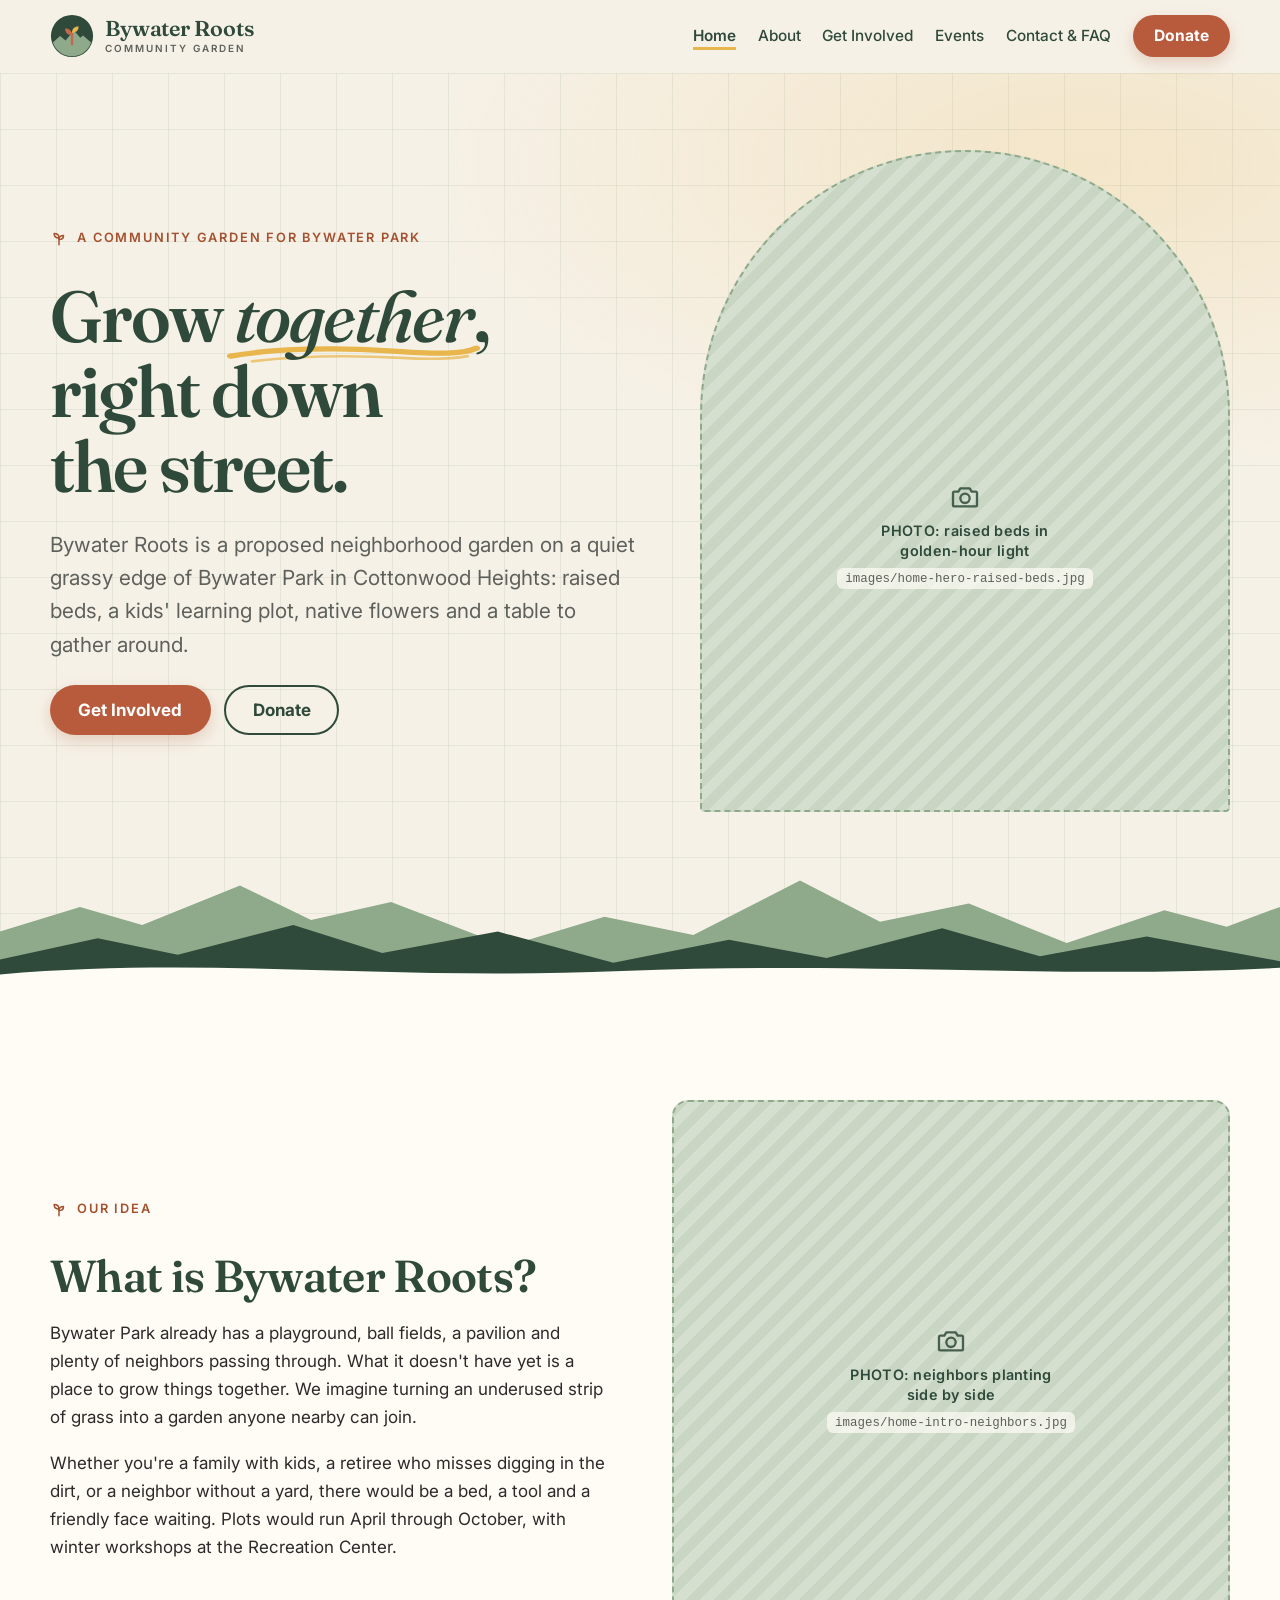
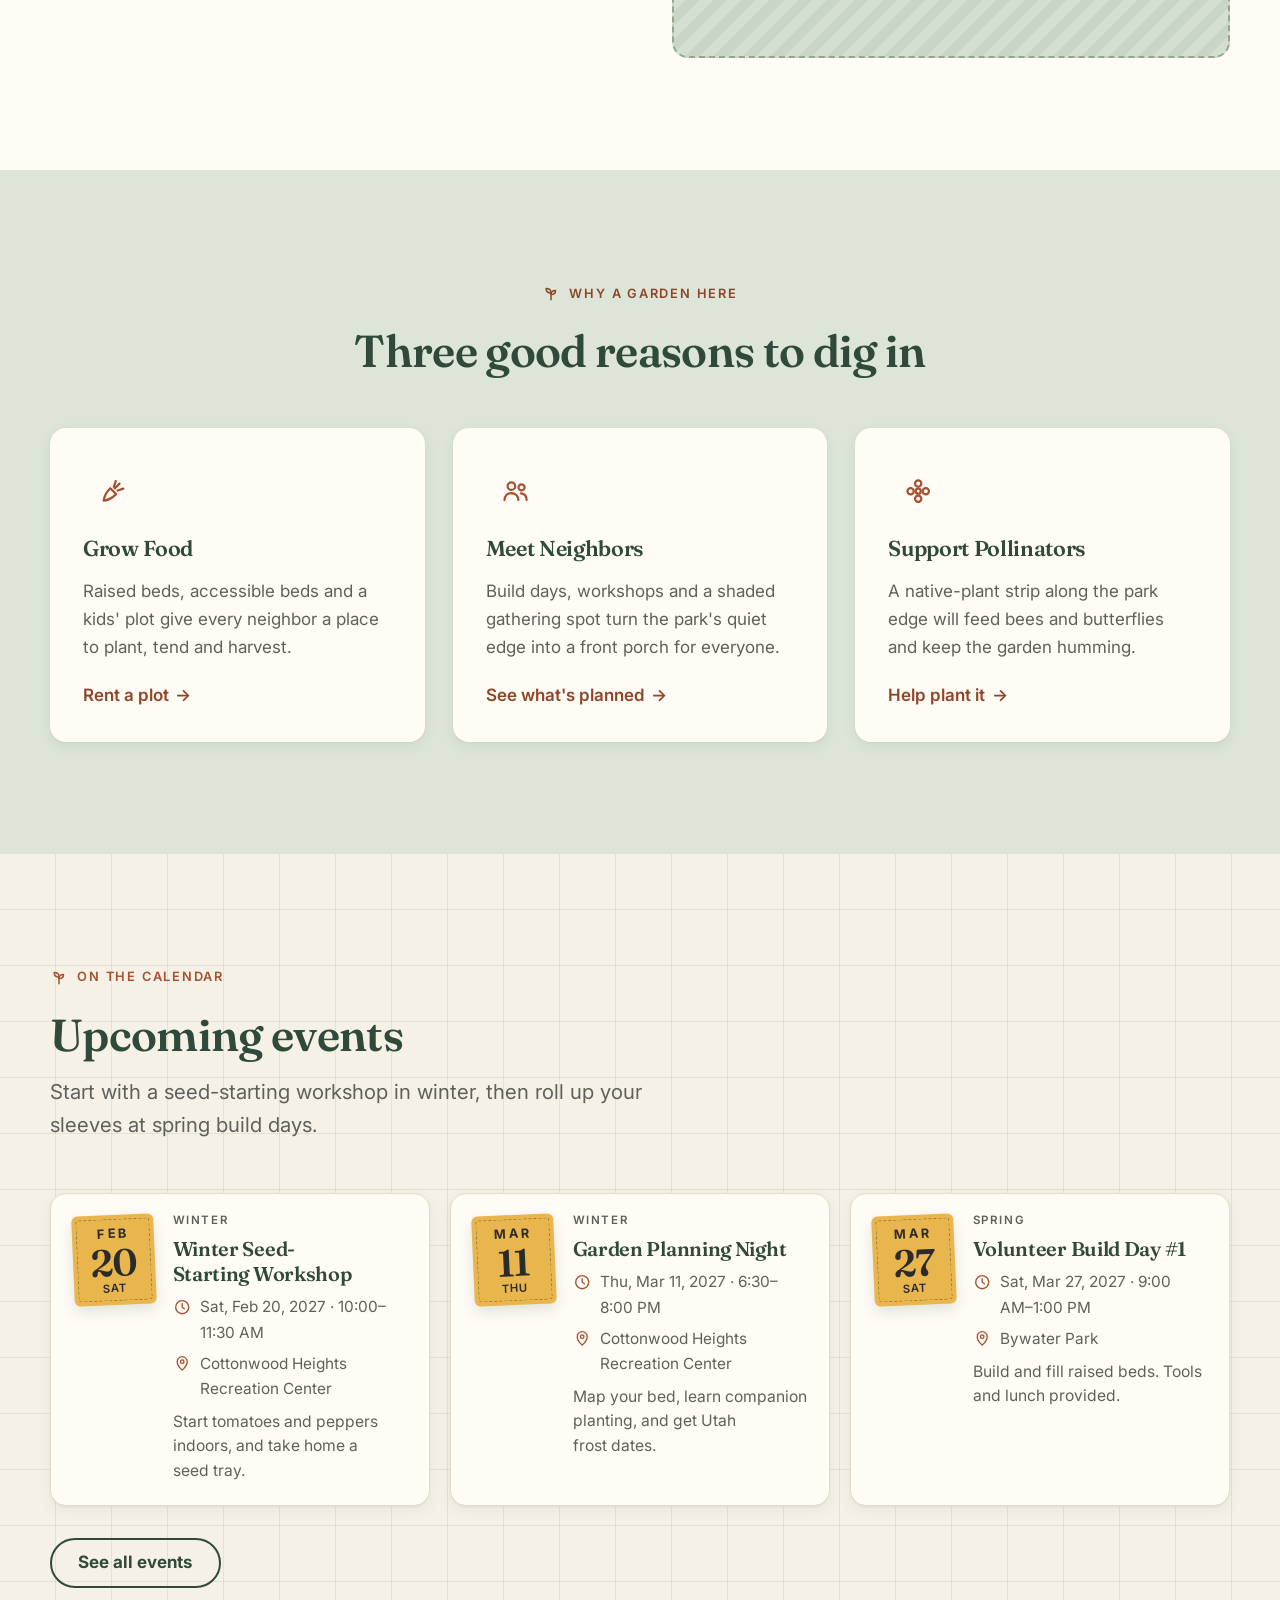
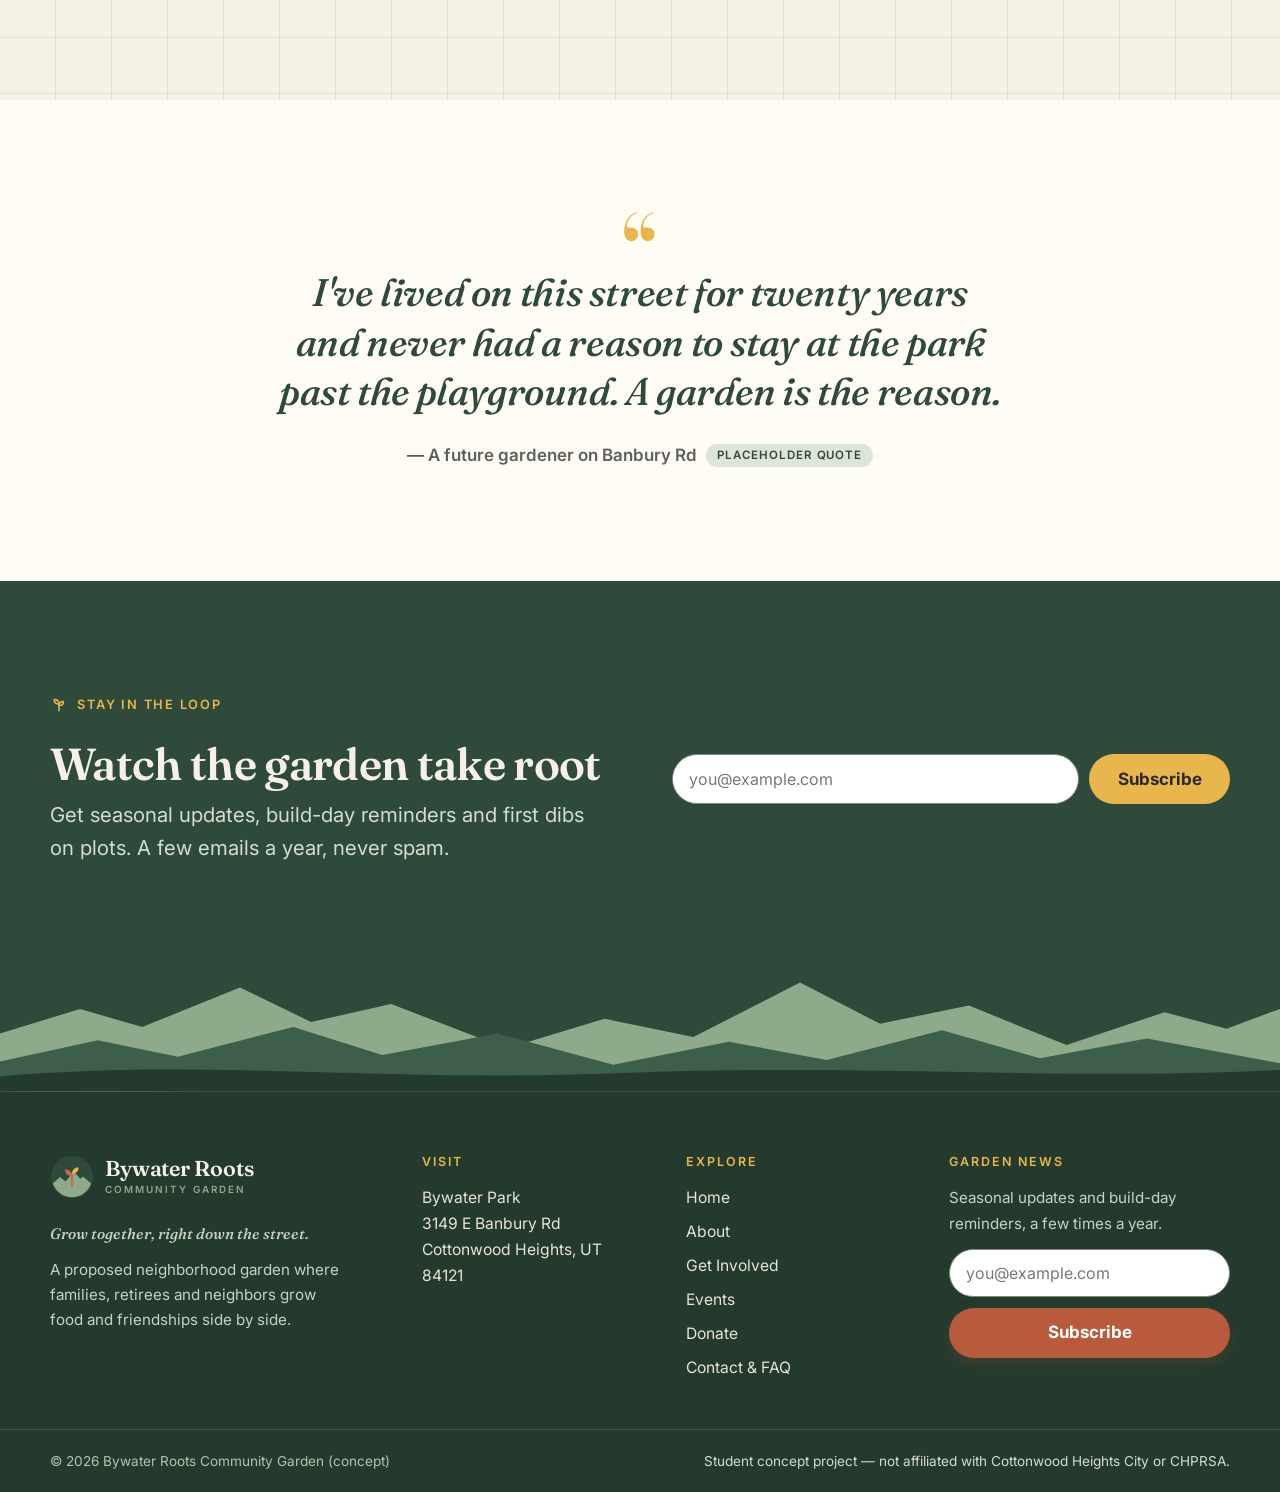
<file: index.html>
<!DOCTYPE html>
<html lang="en">
<head>
  <meta charset="utf-8">
  <meta name="viewport" content="width=device-width, initial-scale=1">
  <title>Bywater Roots Community Garden — Grow together, right down the street</title>
  <meta name="description" content="A proposed community garden at Bywater Park in Cottonwood Heights, Utah: raised beds, a kids' learning plot, pollinator plantings and neighbors growing together.">
  <meta name="robots" content="noindex">
  <meta property="og:type" content="website">
  <meta property="og:title" content="Bywater Roots Community Garden — Grow together, right down the street">
  <meta property="og:description" content="A proposed community garden at Bywater Park, Cottonwood Heights, UT. Raised beds, a kids' plot, pollinators and neighbors. Student concept project.">
  <meta name="theme-color" content="#2F4A3A">
  <link rel="canonical" href="https://caiomsi.github.io/Bywater-Roots/">
  <meta property="og:url" content="https://caiomsi.github.io/Bywater-Roots/">
  <meta property="og:site_name" content="Bywater Roots Community Garden">
  <meta property="og:image" content="https://caiomsi.github.io/Bywater-Roots/images/og-image.png">
  <meta property="og:image:width" content="1200">
  <meta property="og:image:height" content="630">
  <meta property="og:image:alt" content="Bywater Roots Community Garden: Grow together, right down the street. A student concept project.">
  <meta name="twitter:card" content="summary_large_image">
  <meta name="twitter:title" content="Bywater Roots Community Garden — Grow together, right down the street">
  <meta name="twitter:description" content="A proposed community garden at Bywater Park, Cottonwood Heights, UT. Raised beds, a kids' plot, pollinators and neighbors. Student concept project.">
  <meta name="twitter:image" content="https://caiomsi.github.io/Bywater-Roots/images/og-image.png">
  <link rel="icon" href="favicon.ico" sizes="32x32">
  <link rel="icon" href="favicon.svg" type="image/svg+xml">
  <link rel="apple-touch-icon" href="apple-touch-icon.png">
  <link rel="manifest" href="site.webmanifest">
  <link rel="preconnect" href="https://fonts.googleapis.com">
  <link rel="preconnect" href="https://fonts.gstatic.com" crossorigin>
  <link href="https://fonts.googleapis.com/css2?family=Fraunces:ital,opsz,wght@0,9..144,500;0,9..144,600;0,9..144,700;1,9..144,500&amp;family=Inter:wght@400;500;600;700&amp;display=swap" rel="stylesheet">
  <link rel="stylesheet" href="css/style.css">
  <script>document.documentElement.classList.add('js');</script>
</head>
<body>
<a class="skip-link" href="#main">Skip to main content</a>

<!-- ===== SHARED HEADER (copy verbatim; move aria-current="page" to the active link) ===== -->
<header class="site-header">
  <div class="container header-inner">
    <a class="brand" href="index.html" aria-label="Bywater Roots Community Garden — home">
      <svg class="brand__mark" aria-hidden="true" viewBox="0 0 48 48"><circle cx="24" cy="24" r="23" fill="#2F4A3A"/><path d="M3.14 31 L11 24 L17 29 L26 18 L33 26 L36 23.5 L44.86 31 A22 22 0 0 1 3.14 31 Z" fill="#8FA98B"/><path d="M24 33V21" stroke="#C46A4A" stroke-width="2.6" stroke-linecap="round" fill="none"/><path d="M24 23c0-5-3.5-7.5-7.5-7.2 0 4.7 3 7.2 7.5 7.2z" fill="#C46A4A"/><path d="M24 20.5c0-4.6 3-7.2 7.2-6.8 0 4.6-3 6.8-7.2 6.8z" fill="#E8B64C"/></svg>
      <span class="brand__text"><span class="brand__name">Bywater Roots</span><span class="brand__sub">Community Garden</span></span>
    </a>
    <button class="nav-toggle" type="button" aria-expanded="false" aria-controls="site-nav">
      <span class="visually-hidden">Menu</span><span class="nav-toggle__bars" aria-hidden="true"></span>
    </button>
    <nav class="site-nav" id="site-nav" aria-label="Main">
      <ul class="nav-list">
          <li><a href="index.html" aria-current="page">Home</a></li>
          <li><a href="about.html">About</a></li>
          <li><a href="get-involved.html">Get Involved</a></li>
          <li><a href="events.html">Events</a></li>
          <li><a href="contact.html">Contact &amp; FAQ</a></li>
          <li class="nav-cta"><a class="btn btn--primary btn--sm" href="donate.html">Donate</a></li>
      </ul>
    </nav>
  </div>
</header>
<!-- ===== /SHARED HEADER ===== -->

<main id="main" tabindex="-1">

  <!-- ===== HERO ===== -->
  <section class="hero" aria-labelledby="hero-title">
    <div class="container hero__grid">
      <div class="hero__copy">
        <p class="eyebrow">A community garden for Bywater Park</p>
        <h1 id="hero-title">Grow <span class="nowrap"><em class="swash">together</em>,</span> right down the street.</h1>
        <p class="lead">Bywater Roots is a proposed neighborhood garden on a quiet grassy edge of Bywater Park in Cottonwood Heights: raised beds, a kids' learning plot, native flowers and a table to gather around.</p>
        <div class="btn-row">
          <a class="btn btn--primary" href="get-involved.html">Get Involved</a>
          <a class="btn btn--outline" href="donate.html">Donate</a>
        </div>
      </div>
      <div class="hero__media">
        <div class="photo-ph photo-ph--arch" data-photo="images/home-hero-raised-beds.jpg" role="img" aria-label="Photo placeholder: raised garden beds in soft evening light">
          <svg class="icon" aria-hidden="true" viewBox="0 0 24 24" width="24" height="24" fill="none" stroke="currentColor" stroke-width="1.75" stroke-linecap="round" stroke-linejoin="round"><path d="M4 8h3l1.5-2.5h7L17 8h3a1 1 0 0 1 1 1v9a1 1 0 0 1-1 1H4a1 1 0 0 1-1-1V9a1 1 0 0 1 1-1z"/><circle cx="12" cy="13" r="3.5"/></svg>
          <span class="photo-ph__label">PHOTO: raised beds in golden-hour light</span>
          <code class="photo-ph__file">images/home-hero-raised-beds.jpg</code>
        </div>
      </div>
    </div>
    <div class="ridge ridge--to-paper" aria-hidden="true"><svg viewBox="0 0 1440 140" preserveAspectRatio="none" focusable="false"><path class="r-back" d="M0 140V70l90-30 70 22 110-48 80 42 90-22 130 54 110-36 100 22 120-66 90 50 100-22 110 48 110-40 70 20 60-24v110z"/><path class="r-mid" d="M0 140v-36l110-26 90 20 130-36 100 34 130-26 130 38 130-28 110 22 130-36 110 34 120-24 150 30v40z"/><path class="r-front" d="M0 140v-18c240-22 420 8 700-4 280-12 500 10 740-4v26z"/></svg></div>
  </section>

  <!-- ===== WHAT IS BYWATER ROOTS ===== -->
  <section class="section section--paper" aria-labelledby="what-title">
    <div class="container split split--center">
      <div class="stack">
        <p class="eyebrow">Our idea</p>
        <h2 id="what-title">What is Bywater Roots?</h2>
        <p>Bywater Park already has a playground, ball fields, a pavilion and plenty of neighbors passing through. What it doesn't have yet is a place to grow things together. We imagine turning an underused strip of grass into a garden anyone nearby can join.</p>
        <p>Whether you're a family with kids, a retiree who misses digging in the dirt, or a neighbor without a yard, there would be a bed, a tool and a friendly face waiting. Plots would run April through October, with winter workshops at the Recreation Center.</p>
      </div>
      <div class="reveal">
        <div class="photo-ph photo-ph--square" data-photo="images/home-intro-neighbors.jpg" role="img" aria-label="Photo placeholder: neighbors planting together">
          <svg class="icon" aria-hidden="true" viewBox="0 0 24 24" width="24" height="24" fill="none" stroke="currentColor" stroke-width="1.75" stroke-linecap="round" stroke-linejoin="round"><path d="M4 8h3l1.5-2.5h7L17 8h3a1 1 0 0 1 1 1v9a1 1 0 0 1-1 1H4a1 1 0 0 1-1-1V9a1 1 0 0 1 1-1z"/><circle cx="12" cy="13" r="3.5"/></svg>
          <span class="photo-ph__label">PHOTO: neighbors planting side by side</span>
          <code class="photo-ph__file">images/home-intro-neighbors.jpg</code>
        </div>
      </div>
    </div>
  </section>

  <!-- ===== HIGHLIGHTS ===== -->
  <section class="section section--sage" aria-labelledby="highlights-title">
    <div class="container">
      <div class="section-head section-head--center">
        <p class="eyebrow">Why a garden here</p>
        <h2 id="highlights-title">Three good reasons to dig in</h2>
      </div>
      <div class="grid grid--3">
        <article class="card card--link reveal">
          <span class="icon-badge icon-badge--lg"><svg class="icon" aria-hidden="true" viewBox="0 0 24 24" width="24" height="24" fill="none" stroke="currentColor" stroke-width="1.75" stroke-linecap="round" stroke-linejoin="round"><path d="M4.5 19.5c.4-3.2 2-6.6 5.2-9.8l4.6 4.6c-3.2 3.2-6.6 4.8-9.8 5.2z"/><path d="M12.5 8.5 14 4M15.5 11.5 20 10M13.2 9.8 17 6"/></svg></span>
          <h3 class="card__title">Grow Food</h3>
          <p class="card__text">Raised beds, accessible beds and a kids' plot give every neighbor a place to plant, tend and harvest.</p>
          <a class="card__link link-arrow" href="get-involved.html#rent">Rent a plot</a>
        </article>
        <article class="card card--link reveal">
          <span class="icon-badge icon-badge--lg"><svg class="icon" aria-hidden="true" viewBox="0 0 24 24" width="24" height="24" fill="none" stroke="currentColor" stroke-width="1.75" stroke-linecap="round" stroke-linejoin="round"><circle cx="9" cy="8" r="3"/><path d="M3.5 19c0-3.2 2.4-5.5 5.5-5.5s5.5 2.3 5.5 5.5"/><circle cx="17" cy="9" r="2.4"/><path d="M16.5 13.7c2.5.2 4.5 2 4.5 5.3"/></svg></span>
          <h3 class="card__title">Meet Neighbors</h3>
          <p class="card__text">Build days, workshops and a shaded gathering spot turn the park's quiet edge into a front porch for everyone.</p>
          <a class="card__link link-arrow" href="events.html">See what's planned</a>
        </article>
        <article class="card card--link reveal">
          <span class="icon-badge icon-badge--lg"><svg class="icon" aria-hidden="true" viewBox="0 0 24 24" width="24" height="24" fill="none" stroke="currentColor" stroke-width="1.75" stroke-linecap="round" stroke-linejoin="round"><circle cx="12" cy="12" r="2"/><circle cx="12" cy="6" r="2.5"/><circle cx="12" cy="18" r="2.5"/><circle cx="6" cy="12" r="2.5"/><circle cx="18" cy="12" r="2.5"/></svg></span>
          <h3 class="card__title">Support Pollinators</h3>
          <p class="card__text">A native-plant strip along the park edge will feed bees and butterflies and keep the garden humming.</p>
          <a class="card__link link-arrow" href="get-involved.html#volunteer">Help plant it</a>
        </article>
      </div>
    </div>
  </section>

  <!-- ===== UPCOMING EVENTS ===== -->
  <section class="section section--grid" aria-labelledby="events-title">
    <div class="container">
      <div class="section-head">
        <p class="eyebrow">On the calendar</p>
        <h2 id="events-title">Upcoming events</h2>
        <p class="lead">Start with a seed-starting workshop in winter, then roll up your sleeves at spring build days.</p>
      </div>
      <div class="event-list event-list--3">
        <article class="event-card reveal" data-season="winter">
          <div class="date-stamp" aria-hidden="true"><span class="date-stamp__month">Feb</span><span class="date-stamp__day">20</span><span class="date-stamp__dow">Sat</span></div>
          <div class="event-card__body">
            <p class="event-card__season">Winter</p>
            <h3 class="event-card__title">Winter Seed-Starting Workshop</h3>
            <ul class="meta-list">
              <li><svg class="icon icon--sm" aria-hidden="true" viewBox="0 0 24 24" width="24" height="24" fill="none" stroke="currentColor" stroke-width="1.75" stroke-linecap="round" stroke-linejoin="round"><circle cx="12" cy="12" r="8.5"/><path d="M12 7.5V12l3 2"/></svg><span>Sat, Feb 20, 2027 &middot; 10:00–11:30 AM</span></li>
              <li><svg class="icon icon--sm" aria-hidden="true" viewBox="0 0 24 24" width="24" height="24" fill="none" stroke="currentColor" stroke-width="1.75" stroke-linecap="round" stroke-linejoin="round"><path d="M12 21s-6.5-5.7-6.5-11a6.5 6.5 0 0 1 13 0c0 5.3-6.5 11-6.5 11z"/><circle cx="12" cy="10" r="2.3"/></svg><span>Cottonwood Heights Recreation Center</span></li>
            </ul>
            <p>Start tomatoes and peppers indoors, and take home a seed tray.</p>
          </div>
        </article>
        <article class="event-card reveal" data-season="winter">
          <div class="date-stamp" aria-hidden="true"><span class="date-stamp__month">Mar</span><span class="date-stamp__day">11</span><span class="date-stamp__dow">Thu</span></div>
          <div class="event-card__body">
            <p class="event-card__season">Winter</p>
            <h3 class="event-card__title">Garden Planning Night</h3>
            <ul class="meta-list">
              <li><svg class="icon icon--sm" aria-hidden="true" viewBox="0 0 24 24" width="24" height="24" fill="none" stroke="currentColor" stroke-width="1.75" stroke-linecap="round" stroke-linejoin="round"><circle cx="12" cy="12" r="8.5"/><path d="M12 7.5V12l3 2"/></svg><span>Thu, Mar 11, 2027 &middot; 6:30–8:00 PM</span></li>
              <li><svg class="icon icon--sm" aria-hidden="true" viewBox="0 0 24 24" width="24" height="24" fill="none" stroke="currentColor" stroke-width="1.75" stroke-linecap="round" stroke-linejoin="round"><path d="M12 21s-6.5-5.7-6.5-11a6.5 6.5 0 0 1 13 0c0 5.3-6.5 11-6.5 11z"/><circle cx="12" cy="10" r="2.3"/></svg><span>Cottonwood Heights Recreation Center</span></li>
            </ul>
            <p>Map your bed, learn companion planting, and get Utah frost dates.</p>
          </div>
        </article>
        <article class="event-card reveal" data-season="spring">
          <div class="date-stamp" aria-hidden="true"><span class="date-stamp__month">Mar</span><span class="date-stamp__day">27</span><span class="date-stamp__dow">Sat</span></div>
          <div class="event-card__body">
            <p class="event-card__season">Spring</p>
            <h3 class="event-card__title">Volunteer Build Day #1</h3>
            <ul class="meta-list">
              <li><svg class="icon icon--sm" aria-hidden="true" viewBox="0 0 24 24" width="24" height="24" fill="none" stroke="currentColor" stroke-width="1.75" stroke-linecap="round" stroke-linejoin="round"><circle cx="12" cy="12" r="8.5"/><path d="M12 7.5V12l3 2"/></svg><span>Sat, Mar 27, 2027 &middot; 9:00 AM–1:00 PM</span></li>
              <li><svg class="icon icon--sm" aria-hidden="true" viewBox="0 0 24 24" width="24" height="24" fill="none" stroke="currentColor" stroke-width="1.75" stroke-linecap="round" stroke-linejoin="round"><path d="M12 21s-6.5-5.7-6.5-11a6.5 6.5 0 0 1 13 0c0 5.3-6.5 11-6.5 11z"/><circle cx="12" cy="10" r="2.3"/></svg><span>Bywater Park</span></li>
            </ul>
            <p>Build and fill raised beds. Tools and lunch provided.</p>
          </div>
        </article>
      </div>
      <p class="mt-3"><a class="btn btn--outline" href="events.html">See all events</a></p>
    </div>
  </section>

  <!-- ===== QUOTE (placeholder) ===== -->
  <section class="section section--paper" aria-label="A neighbor's words">
    <div class="container">
      <figure class="quote reveal">
        <blockquote><p>I've lived on this street for twenty years and never had a reason to stay at the park past the playground. A garden is the reason.</p></blockquote>
        <figcaption class="quote__cite"><span>— A future gardener on Banbury Rd</span><span class="tag">placeholder quote</span></figcaption>
      </figure>
    </div>
  </section>

  <!-- ===== NEWSLETTER BAND ===== -->
  <section class="section section--pine" aria-labelledby="news-title">
    <div class="container split split--center">
      <div class="stack stack--sm">
        <p class="eyebrow">Stay in the loop</p>
        <h2 id="news-title">Watch the garden take root</h2>
        <p class="lead">Get seasonal updates, build-day reminders and first dibs on plots. A few emails a year, never spam.</p>
      </div>
      <form class="inline-form" data-mock-form data-confirm-title="You're on the list" data-confirm="Thanks! We'll send garden news to {email}. (Concept demo — nothing was actually sent.)">
        <label class="visually-hidden" for="news-email">Email address</label>
        <input class="input" type="email" id="news-email" name="email" placeholder="you@example.com" autocomplete="email" required>
        <button class="btn btn--sun" type="submit">Subscribe</button>
      </form>
    </div>
  </section>

</main>

<!-- ===== SHARED FOOTER (copy verbatim). Ridge sky: change ridge--sky-pine to match the section above (sky-sage, sky-paper) or drop it for cream. ===== -->
<div class="ridge ridge--footer ridge--sky-pine" aria-hidden="true"><svg viewBox="0 0 1440 140" preserveAspectRatio="none" focusable="false"><path class="r-back" d="M0 140V70l90-30 70 22 110-48 80 42 90-22 130 54 110-36 100 22 120-66 90 50 100-22 110 48 110-40 70 20 60-24v110z"/><path class="r-mid" d="M0 140v-36l110-26 90 20 130-36 100 34 130-26 130 38 130-28 110 22 130-36 110 34 120-24 150 30v40z"/><path class="r-front" d="M0 140v-18c240-22 420 8 700-4 280-12 500 10 740-4v26z"/></svg></div>
<footer class="site-footer">
  <div class="container footer-grid">
    <div class="footer-col">
      <a class="brand" href="index.html" aria-label="Bywater Roots Community Garden — home">
        <svg class="brand__mark" aria-hidden="true" viewBox="0 0 48 48"><circle cx="24" cy="24" r="23" fill="#2F4A3A"/><path d="M3.14 31 L11 24 L17 29 L26 18 L33 26 L36 23.5 L44.86 31 A22 22 0 0 1 3.14 31 Z" fill="#8FA98B"/><path d="M24 33V21" stroke="#C46A4A" stroke-width="2.6" stroke-linecap="round" fill="none"/><path d="M24 23c0-5-3.5-7.5-7.5-7.2 0 4.7 3 7.2 7.5 7.2z" fill="#C46A4A"/><path d="M24 20.5c0-4.6 3-7.2 7.2-6.8 0 4.6-3 6.8-7.2 6.8z" fill="#E8B64C"/></svg>
        <span class="brand__text"><span class="brand__name">Bywater Roots</span><span class="brand__sub">Community Garden</span></span>
      </a>
      <p class="footer-tagline">Grow together, right down the street.</p>
      <p class="footer-mission">A proposed neighborhood garden where families, retirees and neighbors grow food and friendships side by side.</p>
    </div>
    <div class="footer-col">
      <h2 class="footer-title">Visit</h2>
      <address>Bywater Park<br>3149 E Banbury Rd<br>Cottonwood Heights, UT 84121</address>
    </div>
    <div class="footer-col">
      <h2 class="footer-title">Explore</h2>
      <ul class="footer-links">
        <li><a href="index.html">Home</a></li>
        <li><a href="about.html">About</a></li>
        <li><a href="get-involved.html">Get Involved</a></li>
        <li><a href="events.html">Events</a></li>
        <li><a href="donate.html">Donate</a></li>
        <li><a href="contact.html">Contact &amp; FAQ</a></li>
      </ul>
    </div>
    <div class="footer-col">
      <h2 class="footer-title">Garden news</h2>
      <p>Seasonal updates and build-day reminders, a few times a year.</p>
      <form class="inline-form inline-form--stack" data-mock-form data-confirm-title="You're on the list" data-confirm="Thanks! We'll send garden news to {email}. (Concept demo — nothing was actually sent.)">
        <label class="visually-hidden" for="footer-email">Email address</label>
        <input class="input" type="email" id="footer-email" name="email" placeholder="you@example.com" autocomplete="email" required>
        <button class="btn btn--primary" type="submit">Subscribe</button>
      </form>
    </div>
  </div>
  <div class="footer-bottom">
    <div class="container">
      <p>&copy; <span data-year>2026</span> Bywater Roots Community Garden (concept)</p>
      <p class="disclaimer">Student concept project — not affiliated with Cottonwood Heights City or CHPRSA.</p>
    </div>
  </div>
</footer>
<!-- ===== /SHARED FOOTER ===== -->

<script src="js/main.js"></script>

<!-- =====================================================================
     ICON LIBRARY — copy the exact <svg> markup for any icon you need.
     Usage: paste the svg inline. Size it with .icon (1.5rem), .icon--sm, .icon--lg.
     Stroke is currentColor, so colour comes from the parent (e.g. .icon-badge).
     ===================================================================== -->
<template id="icon-library">
  <!-- sprout -->
  <svg class="icon" aria-hidden="true" viewBox="0 0 24 24" width="24" height="24" fill="none" stroke="currentColor" stroke-width="1.75" stroke-linecap="round" stroke-linejoin="round"><path d="M12 21v-9"/><path d="M12 12c0-3.5-2.5-6-6.5-6 0 3.8 2.5 6 6.5 6z"/><path d="M12 14c0-3 2.2-5.5 6-5.5 0 3.5-2.4 5.5-6 5.5z"/></svg>
  <!-- carrot / veg -->
  <svg class="icon" aria-hidden="true" viewBox="0 0 24 24" width="24" height="24" fill="none" stroke="currentColor" stroke-width="1.75" stroke-linecap="round" stroke-linejoin="round"><path d="M4.5 19.5c.4-3.2 2-6.6 5.2-9.8l4.6 4.6c-3.2 3.2-6.6 4.8-9.8 5.2z"/><path d="M12.5 8.5 14 4M15.5 11.5 20 10M13.2 9.8 17 6"/></svg>
  <!-- people / neighbors -->
  <svg class="icon" aria-hidden="true" viewBox="0 0 24 24" width="24" height="24" fill="none" stroke="currentColor" stroke-width="1.75" stroke-linecap="round" stroke-linejoin="round"><circle cx="9" cy="8" r="3"/><path d="M3.5 19c0-3.2 2.4-5.5 5.5-5.5s5.5 2.3 5.5 5.5"/><circle cx="17" cy="9" r="2.4"/><path d="M16.5 13.7c2.5.2 4.5 2 4.5 5.3"/></svg>
  <!-- bee / flower (pollinator) -->
  <svg class="icon" aria-hidden="true" viewBox="0 0 24 24" width="24" height="24" fill="none" stroke="currentColor" stroke-width="1.75" stroke-linecap="round" stroke-linejoin="round"><circle cx="12" cy="12" r="2"/><circle cx="12" cy="6" r="2.5"/><circle cx="12" cy="18" r="2.5"/><circle cx="6" cy="12" r="2.5"/><circle cx="18" cy="12" r="2.5"/></svg>
  <!-- calendar -->
  <svg class="icon" aria-hidden="true" viewBox="0 0 24 24" width="24" height="24" fill="none" stroke="currentColor" stroke-width="1.75" stroke-linecap="round" stroke-linejoin="round"><rect x="3.5" y="5" width="17" height="15.5" rx="2.5"/><path d="M3.5 10h17M8 3v4M16 3v4"/></svg>
  <!-- clock -->
  <svg class="icon" aria-hidden="true" viewBox="0 0 24 24" width="24" height="24" fill="none" stroke="currentColor" stroke-width="1.75" stroke-linecap="round" stroke-linejoin="round"><circle cx="12" cy="12" r="8.5"/><path d="M12 7.5V12l3 2"/></svg>
  <!-- map-pin -->
  <svg class="icon" aria-hidden="true" viewBox="0 0 24 24" width="24" height="24" fill="none" stroke="currentColor" stroke-width="1.75" stroke-linecap="round" stroke-linejoin="round"><path d="M12 21s-6.5-5.7-6.5-11a6.5 6.5 0 0 1 13 0c0 5.3-6.5 11-6.5 11z"/><circle cx="12" cy="10" r="2.3"/></svg>
  <!-- watering-can -->
  <svg class="icon" aria-hidden="true" viewBox="0 0 24 24" width="24" height="24" fill="none" stroke="currentColor" stroke-width="1.75" stroke-linecap="round" stroke-linejoin="round"><path d="M4 9h11v9a1.5 1.5 0 0 1-1.5 1.5h-8A1.5 1.5 0 0 1 4 18z"/><path d="M15 12.5 20.5 8"/><path d="m19 6.5 3 3"/><path d="M7 9c0-2.2 1-3.5 3-3.5s3 1.3 3 3.5"/></svg>
  <!-- shovel -->
  <svg class="icon" aria-hidden="true" viewBox="0 0 24 24" width="24" height="24" fill="none" stroke="currentColor" stroke-width="1.75" stroke-linecap="round" stroke-linejoin="round"><path d="m14 10 6-6"/><path d="m17 3 4 4"/><path d="M13 11l-1.5 1.5"/><path d="M11.5 12.5 6 13l-3 5 3 3 5-3 .5-5.5z"/></svg>
  <!-- heart -->
  <svg class="icon" aria-hidden="true" viewBox="0 0 24 24" width="24" height="24" fill="none" stroke="currentColor" stroke-width="1.75" stroke-linecap="round" stroke-linejoin="round"><path d="M12 20s-7.5-4.6-7.5-10.2A4.3 4.3 0 0 1 12 7.4a4.3 4.3 0 0 1 7.5 2.4C19.5 15.4 12 20 12 20z"/></svg>
  <!-- mail -->
  <svg class="icon" aria-hidden="true" viewBox="0 0 24 24" width="24" height="24" fill="none" stroke="currentColor" stroke-width="1.75" stroke-linecap="round" stroke-linejoin="round"><rect x="3" y="5.5" width="18" height="13" rx="2.5"/><path d="m4 8 8 6 8-6"/></svg>
  <!-- phone -->
  <svg class="icon" aria-hidden="true" viewBox="0 0 24 24" width="24" height="24" fill="none" stroke="currentColor" stroke-width="1.75" stroke-linecap="round" stroke-linejoin="round"><path d="M6.5 3.5h3l1.5 4-2 1.5a11 11 0 0 0 5 5l1.5-2 4 1.5v3a2 2 0 0 1-2 2A15 15 0 0 1 4.5 5.5a2 2 0 0 1 2-2z"/></svg>
  <!-- check -->
  <svg class="icon" aria-hidden="true" viewBox="0 0 24 24" width="24" height="24" fill="none" stroke="currentColor" stroke-width="1.75" stroke-linecap="round" stroke-linejoin="round"><path d="m5 12.5 4.5 4.5L19 7.5"/></svg>
  <!-- leaf -->
  <svg class="icon" aria-hidden="true" viewBox="0 0 24 24" width="24" height="24" fill="none" stroke="currentColor" stroke-width="1.75" stroke-linecap="round" stroke-linejoin="round"><path d="M5 19c0-9 5-14 15-14 0 10-5 15-14 15"/><path d="M5 19c3-4 6-7 10-9"/></svg>
  <!-- sun -->
  <svg class="icon" aria-hidden="true" viewBox="0 0 24 24" width="24" height="24" fill="none" stroke="currentColor" stroke-width="1.75" stroke-linecap="round" stroke-linejoin="round"><circle cx="12" cy="12" r="4"/><path d="M12 2.5V5M12 19v2.5M2.5 12H5M19 12h2.5M5.3 5.3l1.8 1.8M16.9 16.9l1.8 1.8M5.3 18.7l1.8-1.8M16.9 7.1l1.8-1.8"/></svg>
  <!-- compost / recycle -->
  <svg class="icon" aria-hidden="true" viewBox="0 0 24 24" width="24" height="24" fill="none" stroke="currentColor" stroke-width="1.75" stroke-linecap="round" stroke-linejoin="round"><path d="M21 12a9 9 0 0 0-9-9 9.75 9.75 0 0 0-6.74 2.74L3 8"/><path d="M3 3v5h5"/><path d="M3 12a9 9 0 0 0 9 9 9.75 9.75 0 0 0 6.74-2.74L21 16"/><path d="M16 16h5v5"/></svg>
  <!-- accessible (wheelchair) -->
  <svg class="icon" aria-hidden="true" viewBox="0 0 24 24" width="24" height="24" fill="none" stroke="currentColor" stroke-width="1.75" stroke-linecap="round" stroke-linejoin="round"><circle cx="12" cy="4.5" r="1.8"/><path d="M12 8v6h4.5l2.5 5"/><path d="M12 11h5"/><path d="M8.5 11.5a5.5 5.5 0 1 0 7 7.5"/></svg>
  <!-- child -->
  <svg class="icon" aria-hidden="true" viewBox="0 0 24 24" width="24" height="24" fill="none" stroke="currentColor" stroke-width="1.75" stroke-linecap="round" stroke-linejoin="round"><circle cx="12" cy="6.5" r="2.8"/><path d="M12 10v6.5M6.5 12l5.5-2 5.5 2M9.5 21l2.5-4.5 2.5 4.5"/></svg>
  <!-- handshake -->
  <svg class="icon" aria-hidden="true" viewBox="0 0 24 24" width="24" height="24" fill="none" stroke="currentColor" stroke-width="1.75" stroke-linecap="round" stroke-linejoin="round"><path d="m3 11 4-4 4 1.5L14 7l4 3.5 3 .5"/><path d="m3 11 5 5c1 1 2 .5 2.5 0"/><path d="M10.5 16c1 1 2 .5 2.5 0"/><path d="M13 16c1 1 2 .5 2.5-.5l5.5-5"/></svg>
  <!-- school -->
  <svg class="icon" aria-hidden="true" viewBox="0 0 24 24" width="24" height="24" fill="none" stroke="currentColor" stroke-width="1.75" stroke-linecap="round" stroke-linejoin="round"><path d="m3 10 9-6 9 6"/><path d="M5 10v9.5h14V10"/><path d="M10 19.5V14h4v5.5"/></svg>
  <!-- gift -->
  <svg class="icon" aria-hidden="true" viewBox="0 0 24 24" width="24" height="24" fill="none" stroke="currentColor" stroke-width="1.75" stroke-linecap="round" stroke-linejoin="round"><rect x="3.5" y="8.5" width="17" height="4" rx="1"/><path d="M5 12.5V20h14v-7.5M12 8.5V20"/><path d="M12 8.5C10 8.5 7.5 8 7.5 6a2 2 0 0 1 3.5-1c.5.6 1 2 1 3.5zM12 8.5c2 0 4.5-.5 4.5-2.5a2 2 0 0 0-3.5-1c-.5.6-1 2-1 3.5z"/></svg>
  <!-- camera -->
  <svg class="icon" aria-hidden="true" viewBox="0 0 24 24" width="24" height="24" fill="none" stroke="currentColor" stroke-width="1.75" stroke-linecap="round" stroke-linejoin="round"><path d="M4 8h3l1.5-2.5h7L17 8h3a1 1 0 0 1 1 1v9a1 1 0 0 1-1 1H4a1 1 0 0 1-1-1V9a1 1 0 0 1 1-1z"/><circle cx="12" cy="13" r="3.5"/></svg>
  <!-- arrow-right (extra) -->
  <svg class="icon" aria-hidden="true" viewBox="0 0 24 24" width="24" height="24" fill="none" stroke="currentColor" stroke-width="1.75" stroke-linecap="round" stroke-linejoin="round"><path d="M5 12h14M13 6l6 6-6 6"/></svg>
</template>
</body>
</html>
</file>
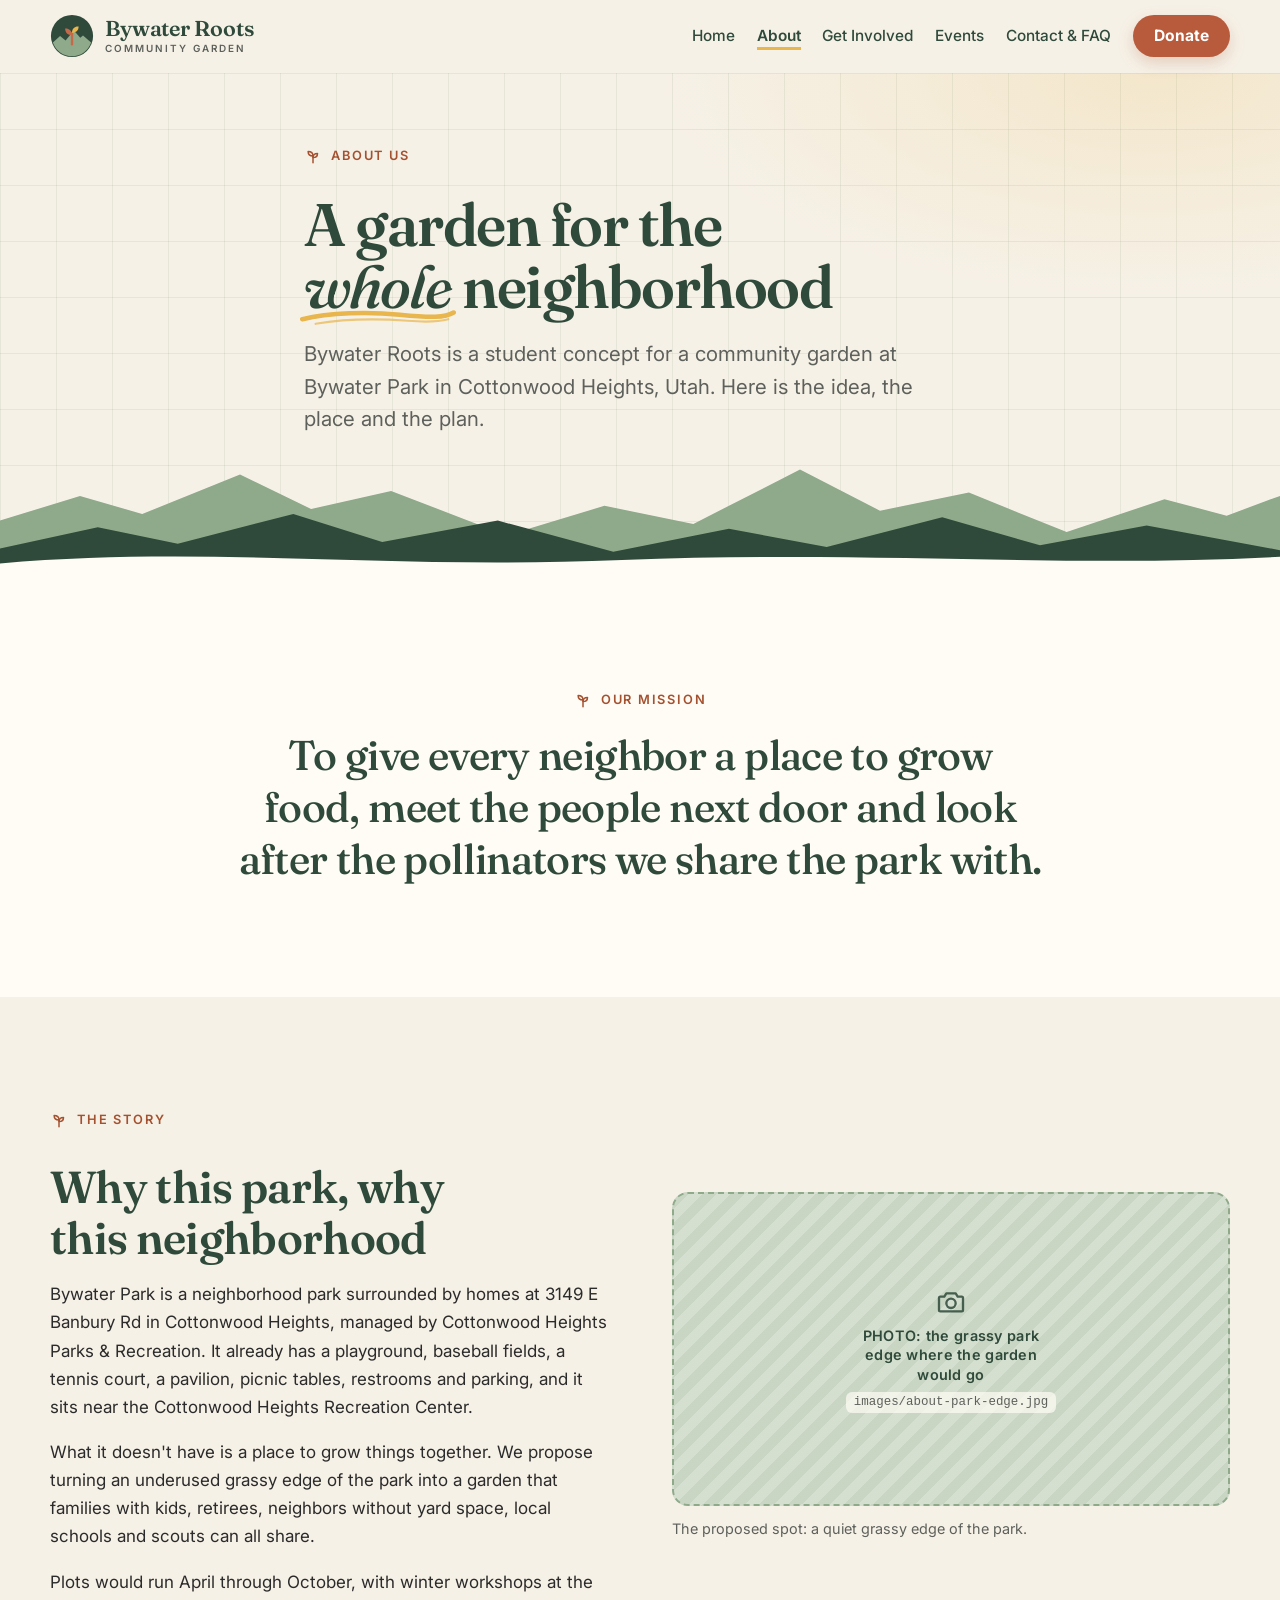
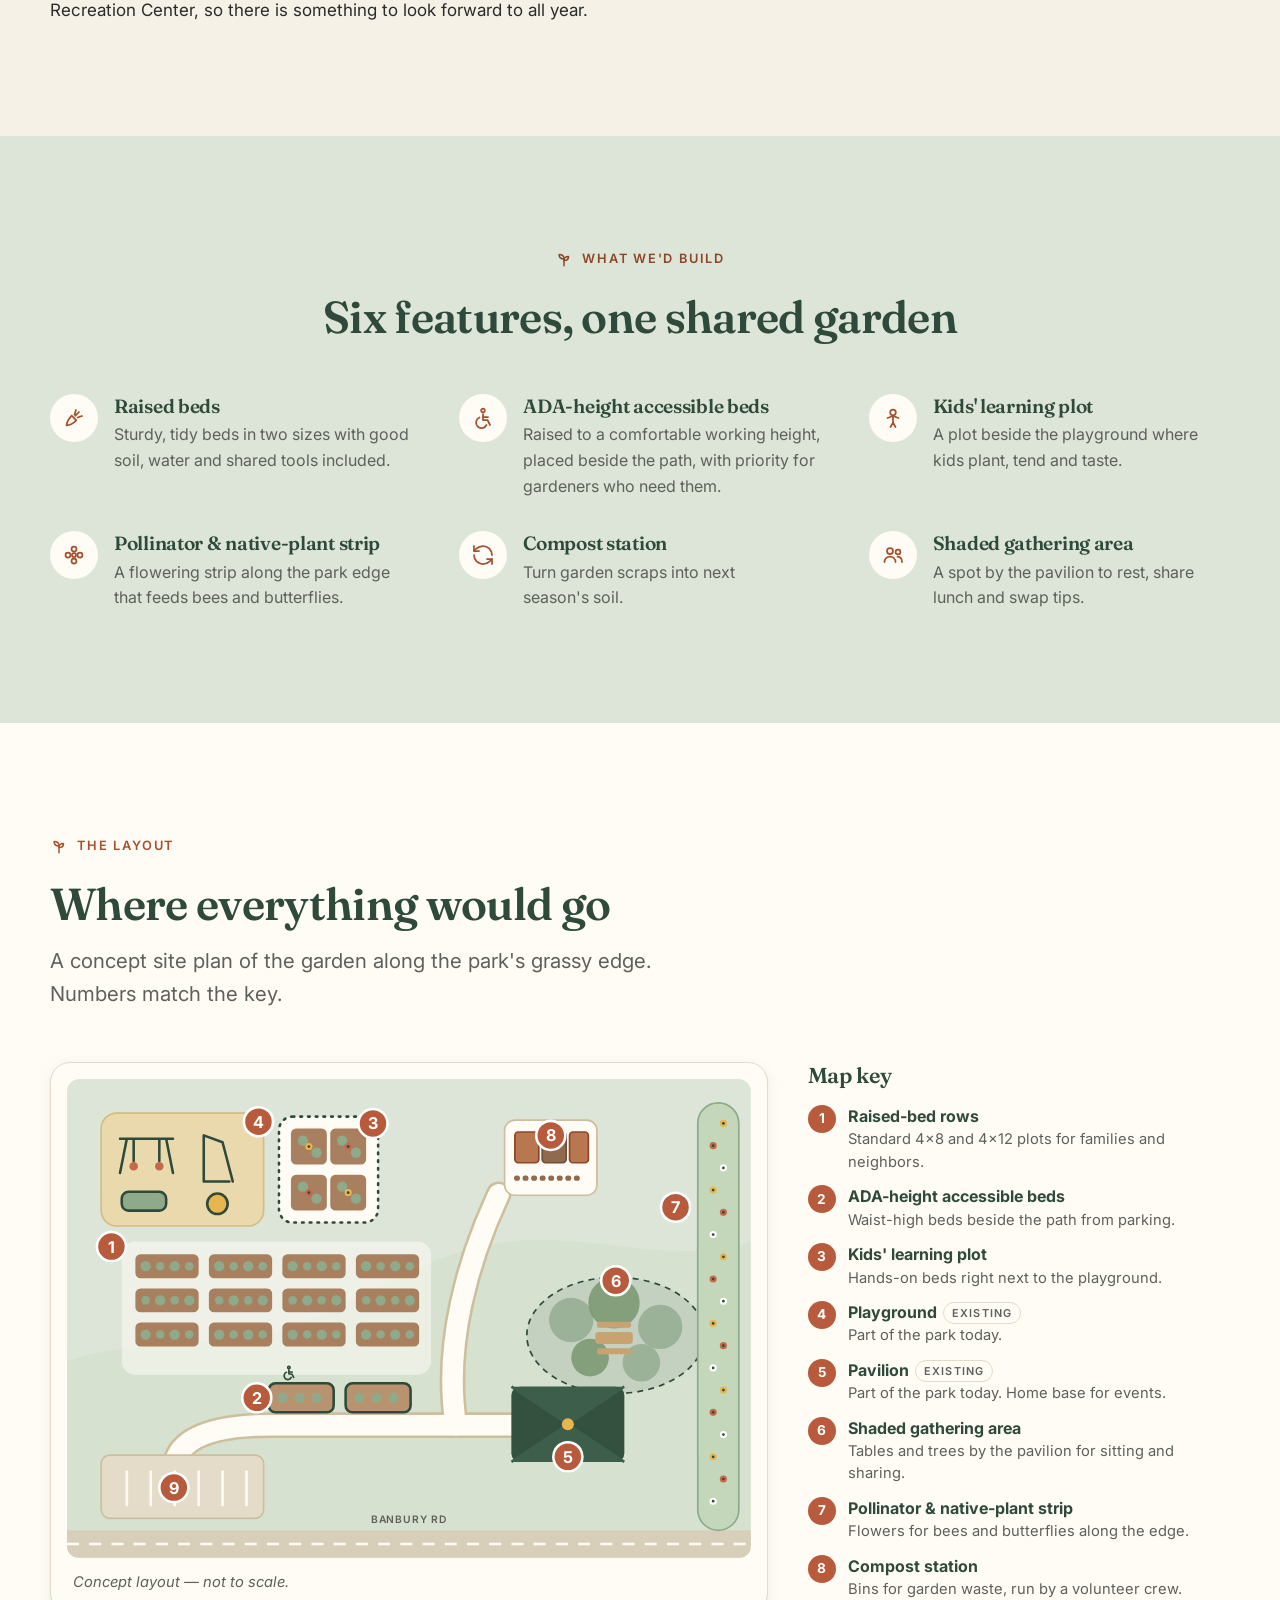
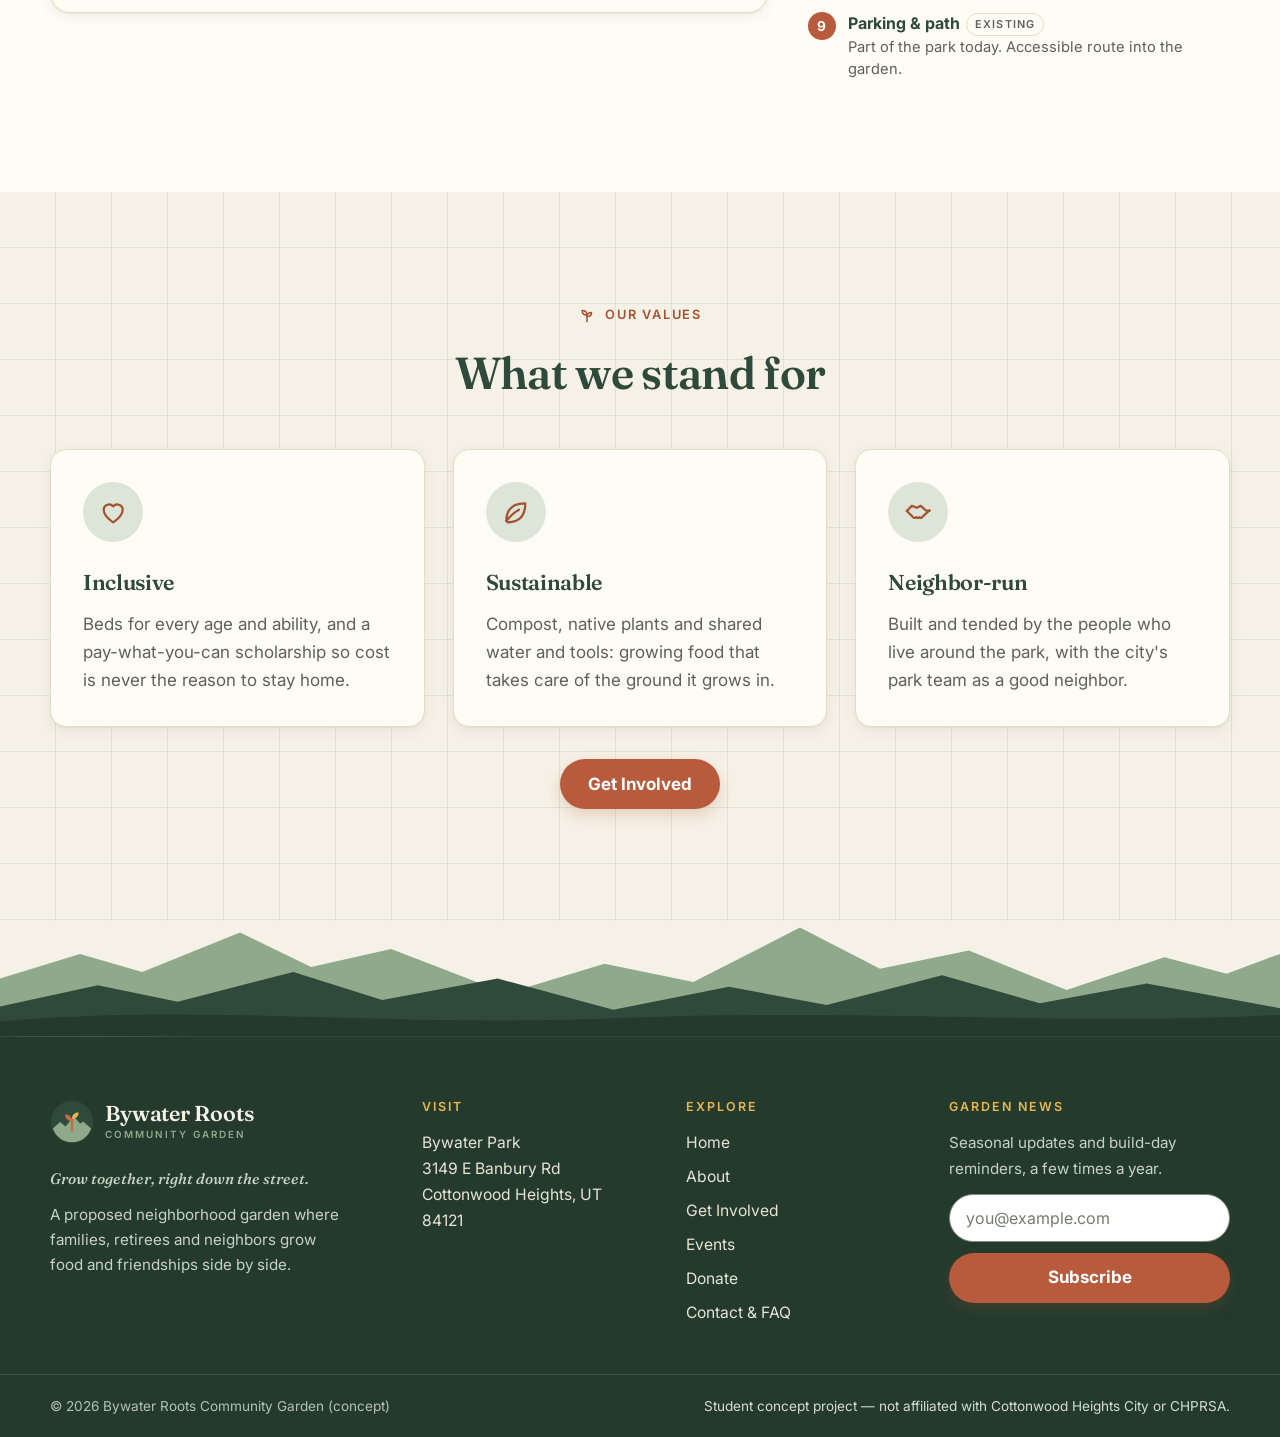
<file: about.html>
<!DOCTYPE html>
<html lang="en">
<head>
  <meta charset="utf-8">
  <meta name="viewport" content="width=device-width, initial-scale=1">
  <title>About — Bywater Roots Community Garden</title>
  <meta name="description" content="Why Bywater Park? Read the mission, the story and the concept site plan for the proposed Bywater Roots community garden in Cottonwood Heights, Utah.">
  <meta name="robots" content="noindex">
  <meta property="og:type" content="website">
  <meta property="og:title" content="About — Bywater Roots Community Garden">
  <meta property="og:description" content="The mission, the story and a concept site plan for a proposed community garden at Bywater Park, Cottonwood Heights.">
  <meta name="theme-color" content="#2F4A3A">
  <link rel="canonical" href="https://caiomsi.github.io/Bywater-Roots/about.html">
  <meta property="og:url" content="https://caiomsi.github.io/Bywater-Roots/about.html">
  <meta property="og:site_name" content="Bywater Roots Community Garden">
  <meta property="og:image" content="https://caiomsi.github.io/Bywater-Roots/images/og-image.png">
  <meta property="og:image:width" content="1200">
  <meta property="og:image:height" content="630">
  <meta property="og:image:alt" content="Bywater Roots Community Garden: Grow together, right down the street. A student concept project.">
  <meta name="twitter:card" content="summary_large_image">
  <meta name="twitter:title" content="About — Bywater Roots Community Garden">
  <meta name="twitter:description" content="The mission, the story and a concept site plan for a proposed community garden at Bywater Park, Cottonwood Heights.">
  <meta name="twitter:image" content="https://caiomsi.github.io/Bywater-Roots/images/og-image.png">
  <link rel="icon" href="favicon.ico" sizes="32x32">
  <link rel="icon" href="favicon.svg" type="image/svg+xml">
  <link rel="apple-touch-icon" href="apple-touch-icon.png">
  <link rel="manifest" href="site.webmanifest">
  <link rel="preconnect" href="https://fonts.googleapis.com">
  <link rel="preconnect" href="https://fonts.gstatic.com" crossorigin>
  <link href="https://fonts.googleapis.com/css2?family=Fraunces:ital,opsz,wght@0,9..144,500;0,9..144,600;0,9..144,700;1,9..144,500&amp;family=Inter:wght@400;500;600;700&amp;display=swap" rel="stylesheet">
  <link rel="stylesheet" href="css/style.css">
  <link rel="stylesheet" href="css/about.css">
  <script>document.documentElement.classList.add('js');</script>
</head>
<body>
<a class="skip-link" href="#main">Skip to main content</a>

<!-- ===== SHARED HEADER (copy verbatim; move to the active link) ===== -->
<header class="site-header">
  <div class="container header-inner">
    <a class="brand" href="index.html" aria-label="Bywater Roots Community Garden — home">
      <svg class="brand__mark" aria-hidden="true" viewBox="0 0 48 48"><circle cx="24" cy="24" r="23" fill="#2F4A3A"/><path d="M3.14 31 L11 24 L17 29 L26 18 L33 26 L36 23.5 L44.86 31 A22 22 0 0 1 3.14 31 Z" fill="#8FA98B"/><path d="M24 33V21" stroke="#C46A4A" stroke-width="2.6" stroke-linecap="round" fill="none"/><path d="M24 23c0-5-3.5-7.5-7.5-7.2 0 4.7 3 7.2 7.5 7.2z" fill="#C46A4A"/><path d="M24 20.5c0-4.6 3-7.2 7.2-6.8 0 4.6-3 6.8-7.2 6.8z" fill="#E8B64C"/></svg>
      <span class="brand__text"><span class="brand__name">Bywater Roots</span><span class="brand__sub">Community Garden</span></span>
    </a>
    <button class="nav-toggle" type="button" aria-expanded="false" aria-controls="site-nav">
      <span class="visually-hidden">Menu</span><span class="nav-toggle__bars" aria-hidden="true"></span>
    </button>
    <nav class="site-nav" id="site-nav" aria-label="Main">
      <ul class="nav-list">
          <li><a href="index.html">Home</a></li>
          <li><a href="about.html" aria-current="page">About</a></li>
          <li><a href="get-involved.html">Get Involved</a></li>
          <li><a href="events.html">Events</a></li>
          <li><a href="contact.html">Contact &amp; FAQ</a></li>
          <li class="nav-cta"><a class="btn btn--primary btn--sm" href="donate.html">Donate</a></li>
      </ul>
    </nav>
  </div>
</header>
<!-- ===== /SHARED HEADER ===== -->

<main id="main" tabindex="-1">

  <section class="page-hero" aria-labelledby="page-title">
    <div class="container page-hero__inner">
      <p class="eyebrow">About us</p>
      <h1 id="page-title">A garden for the <em class="swash">whole</em> neighborhood</h1>
      <p class="lead">Bywater Roots is a student concept for a community garden at Bywater Park in Cottonwood Heights, Utah. Here is the idea, the place and the plan.</p>
    </div>
    <div class="ridge ridge--to-paper" aria-hidden="true"><svg viewBox="0 0 1440 140" preserveAspectRatio="none" focusable="false"><path class="r-back" d="M0 140V70l90-30 70 22 110-48 80 42 90-22 130 54 110-36 100 22 120-66 90 50 100-22 110 48 110-40 70 20 60-24v110z"/><path class="r-mid" d="M0 140v-36l110-26 90 20 130-36 100 34 130-26 130 38 130-28 110 22 130-36 110 34 120-24 150 30v40z"/><path class="r-front" d="M0 140v-18c240-22 420 8 700-4 280-12 500 10 740-4v26z"/></svg></div>
  </section>

  <section class="section section--paper" aria-labelledby="mission-title">
    <div class="container">
      <div class="mission reveal">
        <p class="eyebrow">Our mission</p>
        <h2 id="mission-title" class="visually-hidden">Our mission</h2>
        <p class="pull">To give every neighbor a place to grow food, meet the people next door and look after the pollinators we share the park with.</p>
      </div>
    </div>
  </section>

  <section class="section" aria-labelledby="story-title">
    <div class="container split split--center">
      <div class="stack">
        <p class="eyebrow">The story</p>
        <h2 id="story-title">Why this park, why this neighborhood</h2>
        <p>Bywater Park is a neighborhood park surrounded by homes at 3149 E Banbury Rd in Cottonwood Heights, managed by Cottonwood Heights Parks &amp; Recreation. It already has a playground, baseball fields, a tennis court, a pavilion, picnic tables, restrooms and parking, and it sits near the Cottonwood Heights Recreation Center.</p>
        <p>What it doesn't have is a place to grow things together. We propose turning an underused grassy edge of the park into a garden that families with kids, retirees, neighbors without yard space, local schools and scouts can all share.</p>
        <p>Plots would run April through October, with winter workshops at the Recreation Center, so there is something to look forward to all year.</p>
      </div>
      <div class="reveal">
        <div class="photo-ph photo-ph--wide" data-photo="images/about-park-edge.jpg" role="img" aria-label="Photo placeholder: the grassy edge of Bywater Park near the playground and pavilion">
          <svg class="icon" aria-hidden="true" viewBox="0 0 24 24" width="24" height="24" fill="none" stroke="currentColor" stroke-width="1.75" stroke-linecap="round" stroke-linejoin="round"><path d="M4 8h3l1.5-2.5h7L17 8h3a1 1 0 0 1 1 1v9a1 1 0 0 1-1 1H4a1 1 0 0 1-1-1V9a1 1 0 0 1 1-1z"/><circle cx="12" cy="13" r="3.5"/></svg>
          <span class="photo-ph__label">PHOTO: the grassy park edge where the garden would go</span>
          <code class="photo-ph__file">images/about-park-edge.jpg</code>
        </div>
        <p class="caption">The proposed spot: a quiet grassy edge of the park.</p>
      </div>
    </div>
  </section>

  <section class="section section--sage" aria-labelledby="features-title">
    <div class="container">
      <div class="section-head section-head--center">
        <p class="eyebrow">What we'd build</p>
        <h2 id="features-title">Six features, one shared garden</h2>
      </div>
      <ul class="feature-list feature-list--3">
        <li class="feature reveal"><span class="icon-badge"><svg class="icon" aria-hidden="true" viewBox="0 0 24 24" width="24" height="24" fill="none" stroke="currentColor" stroke-width="1.75" stroke-linecap="round" stroke-linejoin="round"><path d="M4.5 19.5c.4-3.2 2-6.6 5.2-9.8l4.6 4.6c-3.2 3.2-6.6 4.8-9.8 5.2z"/><path d="M12.5 8.5 14 4M15.5 11.5 20 10M13.2 9.8 17 6"/></svg></span><div><h3>Raised beds</h3><p>Sturdy, tidy beds in two sizes with good soil, water and shared tools included.</p></div></li>
        <li class="feature reveal"><span class="icon-badge"><svg class="icon" aria-hidden="true" viewBox="0 0 24 24" width="24" height="24" fill="none" stroke="currentColor" stroke-width="1.75" stroke-linecap="round" stroke-linejoin="round"><circle cx="12" cy="4.5" r="1.8"/><path d="M12 8v6h4.5l2.5 5"/><path d="M12 11h5"/><path d="M8.5 11.5a5.5 5.5 0 1 0 7 7.5"/></svg></span><div><h3>ADA-height accessible beds</h3><p>Raised to a comfortable working height, placed beside the path, with priority for gardeners who need them.</p></div></li>
        <li class="feature reveal"><span class="icon-badge"><svg class="icon" aria-hidden="true" viewBox="0 0 24 24" width="24" height="24" fill="none" stroke="currentColor" stroke-width="1.75" stroke-linecap="round" stroke-linejoin="round"><circle cx="12" cy="6.5" r="2.8"/><path d="M12 10v6.5M6.5 12l5.5-2 5.5 2M9.5 21l2.5-4.5 2.5 4.5"/></svg></span><div><h3>Kids' learning plot</h3><p>A plot beside the playground where kids plant, tend and taste.</p></div></li>
        <li class="feature reveal"><span class="icon-badge"><svg class="icon" aria-hidden="true" viewBox="0 0 24 24" width="24" height="24" fill="none" stroke="currentColor" stroke-width="1.75" stroke-linecap="round" stroke-linejoin="round"><circle cx="12" cy="12" r="2"/><circle cx="12" cy="6" r="2.5"/><circle cx="12" cy="18" r="2.5"/><circle cx="6" cy="12" r="2.5"/><circle cx="18" cy="12" r="2.5"/></svg></span><div><h3>Pollinator &amp; native-plant strip</h3><p>A flowering strip along the park edge that feeds bees and butterflies.</p></div></li>
        <li class="feature reveal"><span class="icon-badge"><svg class="icon" aria-hidden="true" viewBox="0 0 24 24" width="24" height="24" fill="none" stroke="currentColor" stroke-width="1.75" stroke-linecap="round" stroke-linejoin="round"><path d="M21 12a9 9 0 0 0-9-9 9.75 9.75 0 0 0-6.74 2.74L3 8"/><path d="M3 3v5h5"/><path d="M3 12a9 9 0 0 0 9 9 9.75 9.75 0 0 0 6.74-2.74L21 16"/><path d="M16 16h5v5"/></svg></span><div><h3>Compost station</h3><p>Turn garden scraps into next season's soil.</p></div></li>
        <li class="feature reveal"><span class="icon-badge"><svg class="icon" aria-hidden="true" viewBox="0 0 24 24" width="24" height="24" fill="none" stroke="currentColor" stroke-width="1.75" stroke-linecap="round" stroke-linejoin="round"><circle cx="9" cy="8" r="3"/><path d="M3.5 19c0-3.2 2.4-5.5 5.5-5.5s5.5 2.3 5.5 5.5"/><circle cx="17" cy="9" r="2.4"/><path d="M16.5 13.7c2.5.2 4.5 2 4.5 5.3"/></svg></span><div><h3>Shaded gathering area</h3><p>A spot by the pavilion to rest, share lunch and swap tips.</p></div></li>
      </ul>
    </div>
  </section>

  <section class="section section--paper" aria-labelledby="map-title">
    <div class="container">
      <div class="section-head">
        <p class="eyebrow">The layout</p>
        <h2 id="map-title">Where everything would go</h2>
        <p class="lead">A concept site plan of the garden along the park's grassy edge. Numbers match the key.</p>
      </div>
      <div class="siteplan">
        <figure class="siteplan__figure reveal">
      <svg viewBox="0 0 800 560" width="100%" role="img" aria-labelledby="plan-title plan-desc" xmlns="http://www.w3.org/2000/svg">
        <title id="plan-title">Concept site plan of Bywater Roots garden</title>
        <desc id="plan-desc">An illustrated, not-to-scale plan. Along the park's grassy edge, rows of raised beds sit in the center-left, with accessible-height beds beside the path from the parking area. A kids' learning plot sits next to the playground at the top left, a compost station at the top center, a pollinator strip runs down the right edge, and a shaded gathering area with picnic tables sits beside the pavilion at the lower right.</desc>
        <rect class="m-lawn" width="800" height="560" rx="14"/>
        <path class="m-lawn2" d="M0 330c90-30 170-10 260-40s160-90 260-100 190 30 280 0V560H0z" opacity=".55"/>
        <rect class="m-road" y="528" width="800" height="32"/>
        <path class="m-dash" d="M0 544H800"/>
        <text class="m-label m-label--light" x="400" y="520" text-anchor="middle" style="font-size:12px">BANBURY RD</text>
        <!-- paths -->
        <g>
          <path class="m-pathedge" stroke-width="30" d="M125 456C128 420 170 405 240 405H520"/>
          <path class="m-pathedge" stroke-width="30" d="M455 405C440 310 470 210 505 135"/>
          <path class="m-pathfill" stroke-width="24" d="M125 456C128 420 170 405 240 405H520"/>
          <path class="m-pathfill" stroke-width="24" d="M455 405C440 310 470 210 505 135"/>
        </g>
        <!-- parking -->
        <rect class="m-lot" x="40" y="440" width="190" height="74" rx="10"/><line class="m-stall" x1="70" y1="458" x2="70" y2="500"/><line class="m-stall" x1="98" y1="458" x2="98" y2="500"/><line class="m-stall" x1="126" y1="458" x2="126" y2="500"/><line class="m-stall" x1="154" y1="458" x2="154" y2="500"/><line class="m-stall" x1="182" y1="458" x2="182" y2="500"/><line class="m-stall" x1="210" y1="458" x2="210" y2="500"/>
        <!-- playground -->
        <rect class="m-sand" x="40" y="40" width="190" height="132" rx="18"/>
        <path class="m-frame" d="M62 70h62M70 70l-8 40M116 70l8 40M78 70v26M108 70v26"/>
        <circle cx="78" cy="102" r="5" fill="#C46A4A"/><circle cx="108" cy="102" r="5" fill="#C46A4A"/>
        <path class="m-frame" d="M160 66v54l30 0M160 66l22 8 12 46"/>
        <circle cx="176" cy="146" r="12" fill="#E8B64C" stroke="#2F4A3A" stroke-width="3"/>
        <rect x="64" y="132" width="52" height="22" rx="8" fill="#8FA98B" stroke="#2F4A3A" stroke-width="3"/>
        <!-- kids plot -->
        <rect x="248" y="44" width="116" height="124" rx="16" fill="#FFFCF6" stroke="#2F4A3A" stroke-width="3" stroke-dasharray="2 7" stroke-linecap="round"/>
        <rect class="m-soil" x="262" y="58" width="42" height="42" rx="6"/><rect class="m-soil" x="308" y="58" width="42" height="42" rx="6"/>
        <rect class="m-soil" x="262" y="112" width="42" height="42" rx="6"/><rect class="m-soil" x="308" y="112" width="42" height="42" rx="6"/>
        <g class="m-plant"><circle cx="276" cy="72" r="6"/><circle cx="292" cy="86" r="6"/><circle cx="322" cy="72" r="6"/><circle cx="338" cy="86" r="6"/><circle cx="276" cy="126" r="6"/><circle cx="292" cy="140" r="6"/><circle cx="322" cy="126" r="6"/><circle cx="338" cy="140" r="6"/></g>
        <g><g transform="translate(283 79)"><circle r="4.2" class="m-f1"/><circle r="1.6" class="m-plant-d"/></g><g transform="translate(329 79)"><circle r="4.2" class="m-f2"/><circle r="1.6" class="m-plant-d"/></g><g transform="translate(283 133)"><circle r="4.2" class="m-f2"/><circle r="1.6" class="m-plant-d"/></g><g transform="translate(329 133)"><circle r="4.2" class="m-f1"/><circle r="1.6" class="m-plant-d"/></g></g>
        <!-- raised beds -->
        <rect x="64" y="190" width="362" height="156" rx="16" fill="rgba(255,252,246,.55)"/>
        <rect class="m-soil" x="80" y="205" width="74" height="28" rx="6"/><circle class="m-plant" cx="92" cy="219" r="6"/><circle class="m-plant" cx="109" cy="219" r="5"/><circle class="m-plant" cx="126" cy="219" r="6"/><circle class="m-plant" cx="143" cy="219" r="5"/><rect class="m-soil" x="166" y="205" width="74" height="28" rx="6"/><circle class="m-plant" cx="178" cy="219" r="6"/><circle class="m-plant" cx="195" cy="219" r="5"/><circle class="m-plant" cx="212" cy="219" r="6"/><circle class="m-plant" cx="229" cy="219" r="5"/><rect class="m-soil" x="252" y="205" width="74" height="28" rx="6"/><circle class="m-plant" cx="264" cy="219" r="6"/><circle class="m-plant" cx="281" cy="219" r="5"/><circle class="m-plant" cx="298" cy="219" r="6"/><circle class="m-plant" cx="315" cy="219" r="5"/><rect class="m-soil" x="338" y="205" width="74" height="28" rx="6"/><circle class="m-plant" cx="350" cy="219" r="6"/><circle class="m-plant" cx="367" cy="219" r="5"/><circle class="m-plant" cx="384" cy="219" r="6"/><circle class="m-plant" cx="401" cy="219" r="5"/><rect class="m-soil" x="80" y="245" width="74" height="28" rx="6"/><circle class="m-plant" cx="92" cy="259" r="5"/><circle class="m-plant" cx="109" cy="259" r="6"/><circle class="m-plant" cx="126" cy="259" r="5"/><circle class="m-plant" cx="143" cy="259" r="6"/><rect class="m-soil" x="166" y="245" width="74" height="28" rx="6"/><circle class="m-plant" cx="178" cy="259" r="5"/><circle class="m-plant" cx="195" cy="259" r="6"/><circle class="m-plant" cx="212" cy="259" r="5"/><circle class="m-plant" cx="229" cy="259" r="6"/><rect class="m-soil" x="252" y="245" width="74" height="28" rx="6"/><circle class="m-plant" cx="264" cy="259" r="5"/><circle class="m-plant" cx="281" cy="259" r="6"/><circle class="m-plant" cx="298" cy="259" r="5"/><circle class="m-plant" cx="315" cy="259" r="6"/><rect class="m-soil" x="338" y="245" width="74" height="28" rx="6"/><circle class="m-plant" cx="350" cy="259" r="5"/><circle class="m-plant" cx="367" cy="259" r="6"/><circle class="m-plant" cx="384" cy="259" r="5"/><circle class="m-plant" cx="401" cy="259" r="6"/><rect class="m-soil" x="80" y="285" width="74" height="28" rx="6"/><circle class="m-plant" cx="92" cy="299" r="6"/><circle class="m-plant" cx="109" cy="299" r="5"/><circle class="m-plant" cx="126" cy="299" r="6"/><circle class="m-plant" cx="143" cy="299" r="5"/><rect class="m-soil" x="166" y="285" width="74" height="28" rx="6"/><circle class="m-plant" cx="178" cy="299" r="6"/><circle class="m-plant" cx="195" cy="299" r="5"/><circle class="m-plant" cx="212" cy="299" r="6"/><circle class="m-plant" cx="229" cy="299" r="5"/><rect class="m-soil" x="252" y="285" width="74" height="28" rx="6"/><circle class="m-plant" cx="264" cy="299" r="6"/><circle class="m-plant" cx="281" cy="299" r="5"/><circle class="m-plant" cx="298" cy="299" r="6"/><circle class="m-plant" cx="315" cy="299" r="5"/><rect class="m-soil" x="338" y="285" width="74" height="28" rx="6"/><circle class="m-plant" cx="350" cy="299" r="6"/><circle class="m-plant" cx="367" cy="299" r="5"/><circle class="m-plant" cx="384" cy="299" r="6"/><circle class="m-plant" cx="401" cy="299" r="5"/>
        <!-- ADA beds -->
        <rect class="m-ada" x="236" y="356" width="76" height="34" rx="8"/><rect class="m-ada" x="326" y="356" width="76" height="34" rx="8"/>
        <g class="m-plant"><circle cx="252" cy="373" r="6"/><circle cx="272" cy="373" r="6"/><circle cx="292" cy="373" r="6"/><circle cx="342" cy="373" r="6"/><circle cx="362" cy="373" r="6"/><circle cx="382" cy="373" r="6"/></g>
        <g transform="translate(250 334) scale(.8)" fill="none" stroke="#2F4A3A" stroke-width="2.4" stroke-linecap="round" stroke-linejoin="round"><circle cx="12" cy="4.5" r="1.8"/><path d="M12 8v6h4.5l2.5 5"/><path d="M12 11h5"/><path d="M8.5 11.5a5.5 5.5 0 1 0 7 7.5"/></g>
        <!-- compost -->
        <rect x="512" y="48" width="108" height="88" rx="12" fill="#FFFCF6" stroke="#CDBF9E" stroke-width="2"/>
        <rect class="m-bin" x="524" y="62" width="28" height="36" rx="4"/><rect class="m-bin2" x="556" y="62" width="28" height="36" rx="4"/><rect class="m-bin" x="588" y="62" width="22" height="36" rx="4"/>
        <path d="M526 116h80" stroke="#8F6A4C" stroke-width="6" stroke-linecap="round" stroke-dasharray="1 9"/>
        <!-- shaded gathering -->
        <ellipse class="m-shade" cx="642" cy="300" rx="104" ry="68"/><circle class="m-canopy" cx="590" cy="282" r="26"/><circle class="m-canopy2" cx="640" cy="262" r="30"/><circle class="m-canopy" cx="694" cy="290" r="26"/><circle class="m-canopy2" cx="612" cy="326" r="22"/><circle class="m-canopy" cx="672" cy="332" r="22"/>
        <g><rect class="m-table" x="618" y="296" width="44" height="14" rx="4"/><rect class="m-table" x="620" y="284" width="40" height="7" rx="3"/><rect class="m-table" x="620" y="315" width="40" height="7" rx="3"/></g>
        <!-- pavilion -->
        <rect class="m-roof" x="520" y="360" width="132" height="88" rx="10"/>
        <path class="m-roof2" d="M520 360l66 44 66-44M520 448l66-44 66 44" fill="none" stroke="#3C5E4A" stroke-width="3"/>
        <rect class="m-roof2" x="520" y="360" width="132" height="88" rx="10" opacity=".35"/>
        <circle cx="586" cy="404" r="7" fill="#E8B64C"/>
        <!-- pollinator strip -->
        <rect class="m-strip" x="738" y="28" width="48" height="500" rx="24"/>
        <g transform="translate(768 52)"><circle r="4.2" class="m-f1"/><circle r="1.6" class="m-plant-d"/></g><g transform="translate(756 78)"><circle r="4.2" class="m-f2"/><circle r="1.6" class="m-plant-d"/></g><g transform="translate(768 104)"><circle r="4.2" class="m-f3"/><circle r="1.6" class="m-plant-d"/></g><g transform="translate(756 130)"><circle r="4.2" class="m-f1"/><circle r="1.6" class="m-plant-d"/></g><g transform="translate(768 156)"><circle r="4.2" class="m-f2"/><circle r="1.6" class="m-plant-d"/></g><g transform="translate(756 182)"><circle r="4.2" class="m-f3"/><circle r="1.6" class="m-plant-d"/></g><g transform="translate(768 208)"><circle r="4.2" class="m-f1"/><circle r="1.6" class="m-plant-d"/></g><g transform="translate(756 234)"><circle r="4.2" class="m-f2"/><circle r="1.6" class="m-plant-d"/></g><g transform="translate(768 260)"><circle r="4.2" class="m-f3"/><circle r="1.6" class="m-plant-d"/></g><g transform="translate(756 286)"><circle r="4.2" class="m-f1"/><circle r="1.6" class="m-plant-d"/></g><g transform="translate(768 312)"><circle r="4.2" class="m-f2"/><circle r="1.6" class="m-plant-d"/></g><g transform="translate(756 338)"><circle r="4.2" class="m-f3"/><circle r="1.6" class="m-plant-d"/></g><g transform="translate(768 364)"><circle r="4.2" class="m-f1"/><circle r="1.6" class="m-plant-d"/></g><g transform="translate(756 390)"><circle r="4.2" class="m-f2"/><circle r="1.6" class="m-plant-d"/></g><g transform="translate(768 416)"><circle r="4.2" class="m-f3"/><circle r="1.6" class="m-plant-d"/></g><g transform="translate(756 442)"><circle r="4.2" class="m-f1"/><circle r="1.6" class="m-plant-d"/></g><g transform="translate(768 468)"><circle r="4.2" class="m-f2"/><circle r="1.6" class="m-plant-d"/></g><g transform="translate(756 494)"><circle r="4.2" class="m-f3"/><circle r="1.6" class="m-plant-d"/></g>
        <!-- pins -->
        <g class="m-pin" transform="translate(52 196)"><circle r="17"/><text>1</text></g><g class="m-pin" transform="translate(222 373)"><circle r="17"/><text>2</text></g><g class="m-pin" transform="translate(358 52)"><circle r="17"/><text>3</text></g><g class="m-pin" transform="translate(224 50)"><circle r="17"/><text>4</text></g><g class="m-pin" transform="translate(586 442)"><circle r="17"/><text>5</text></g><g class="m-pin" transform="translate(642 236)"><circle r="17"/><text>6</text></g><g class="m-pin" transform="translate(712 150)"><circle r="17"/><text>7</text></g><g class="m-pin" transform="translate(566 66)"><circle r="17"/><text>8</text></g><g class="m-pin" transform="translate(125 478)"><circle r="17"/><text>9</text></g>
      </svg>
          <figcaption>Concept layout — not to scale.</figcaption>
        </figure>
        <div class="siteplan__key reveal">
          <h3>Map key</h3>
          <ol class="legend">
          <li><span class="legend__num" aria-hidden="true">1</span><div><strong>Raised-bed rows</strong><span class="d">Standard 4×8 and 4×12 plots for families and neighbors.</span></div></li>
          <li><span class="legend__num" aria-hidden="true">2</span><div><strong>ADA-height accessible beds</strong><span class="d">Waist-high beds beside the path from parking.</span></div></li>
          <li><span class="legend__num" aria-hidden="true">3</span><div><strong>Kids' learning plot</strong><span class="d">Hands-on beds right next to the playground.</span></div></li>
          <li><span class="legend__num" aria-hidden="true">4</span><div><strong>Playground<span class="tag-existing">Existing</span></strong><span class="d">Part of the park today.</span></div></li>
          <li><span class="legend__num" aria-hidden="true">5</span><div><strong>Pavilion<span class="tag-existing">Existing</span></strong><span class="d">Part of the park today. Home base for events.</span></div></li>
          <li><span class="legend__num" aria-hidden="true">6</span><div><strong>Shaded gathering area</strong><span class="d">Tables and trees by the pavilion for sitting and sharing.</span></div></li>
          <li><span class="legend__num" aria-hidden="true">7</span><div><strong>Pollinator &amp; native-plant strip</strong><span class="d">Flowers for bees and butterflies along the edge.</span></div></li>
          <li><span class="legend__num" aria-hidden="true">8</span><div><strong>Compost station</strong><span class="d">Bins for garden waste, run by a volunteer crew.</span></div></li>
          <li><span class="legend__num" aria-hidden="true">9</span><div><strong>Parking &amp; path<span class="tag-existing">Existing</span></strong><span class="d">Part of the park today. Accessible route into the garden.</span></div></li>
          </ol>
        </div>
      </div>
    </div>
  </section>

  <section class="section section--grid" aria-labelledby="values-title">
    <div class="container">
      <div class="section-head section-head--center">
        <p class="eyebrow">Our values</p>
        <h2 id="values-title">What we stand for</h2>
      </div>
      <div class="grid grid--3 values-grid">
        <article class="card reveal">
          <span class="icon-badge icon-badge--lg"><svg class="icon" aria-hidden="true" viewBox="0 0 24 24" width="24" height="24" fill="none" stroke="currentColor" stroke-width="1.75" stroke-linecap="round" stroke-linejoin="round"><path d="M12 20s-7.5-4.6-7.5-10.2A4.3 4.3 0 0 1 12 7.4a4.3 4.3 0 0 1 7.5 2.4C19.5 15.4 12 20 12 20z"/></svg></span>
          <h3 class="card__title">Inclusive</h3>
          <p class="card__text">Beds for every age and ability, and a pay-what-you-can scholarship so cost is never the reason to stay home.</p>
        </article>
        <article class="card reveal">
          <span class="icon-badge icon-badge--lg"><svg class="icon" aria-hidden="true" viewBox="0 0 24 24" width="24" height="24" fill="none" stroke="currentColor" stroke-width="1.75" stroke-linecap="round" stroke-linejoin="round"><path d="M5 19c0-9 5-14 15-14 0 10-5 15-14 15"/><path d="M5 19c3-4 6-7 10-9"/></svg></span>
          <h3 class="card__title">Sustainable</h3>
          <p class="card__text">Compost, native plants and shared water and tools: growing food that takes care of the ground it grows in.</p>
        </article>
        <article class="card reveal">
          <span class="icon-badge icon-badge--lg"><svg class="icon" aria-hidden="true" viewBox="0 0 24 24" width="24" height="24" fill="none" stroke="currentColor" stroke-width="1.75" stroke-linecap="round" stroke-linejoin="round"><path d="m3 11 4-4 4 1.5L14 7l4 3.5 3 .5"/><path d="m3 11 5 5c1 1 2 .5 2.5 0"/><path d="M10.5 16c1 1 2 .5 2.5 0"/><path d="M13 16c1 1 2 .5 2.5-.5l5.5-5"/></svg></span>
          <h3 class="card__title">Neighbor-run</h3>
          <p class="card__text">Built and tended by the people who live around the park, with the city's park team as a good neighbor.</p>
        </article>
      </div>
      <p class="mt-3 text-center"><a class="btn btn--primary" href="get-involved.html">Get Involved</a></p>
    </div>
  </section>

</main>

<div class="ridge ridge--footer" aria-hidden="true"><svg viewBox="0 0 1440 140" preserveAspectRatio="none" focusable="false"><path class="r-back" d="M0 140V70l90-30 70 22 110-48 80 42 90-22 130 54 110-36 100 22 120-66 90 50 100-22 110 48 110-40 70 20 60-24v110z"/><path class="r-mid" d="M0 140v-36l110-26 90 20 130-36 100 34 130-26 130 38 130-28 110 22 130-36 110 34 120-24 150 30v40z"/><path class="r-front" d="M0 140v-18c240-22 420 8 700-4 280-12 500 10 740-4v26z"/></svg></div>
<footer class="site-footer">
  <div class="container footer-grid">
    <div class="footer-col">
      <a class="brand" href="index.html" aria-label="Bywater Roots Community Garden — home">
        <svg class="brand__mark" aria-hidden="true" viewBox="0 0 48 48"><circle cx="24" cy="24" r="23" fill="#2F4A3A"/><path d="M3.14 31 L11 24 L17 29 L26 18 L33 26 L36 23.5 L44.86 31 A22 22 0 0 1 3.14 31 Z" fill="#8FA98B"/><path d="M24 33V21" stroke="#C46A4A" stroke-width="2.6" stroke-linecap="round" fill="none"/><path d="M24 23c0-5-3.5-7.5-7.5-7.2 0 4.7 3 7.2 7.5 7.2z" fill="#C46A4A"/><path d="M24 20.5c0-4.6 3-7.2 7.2-6.8 0 4.6-3 6.8-7.2 6.8z" fill="#E8B64C"/></svg>
        <span class="brand__text"><span class="brand__name">Bywater Roots</span><span class="brand__sub">Community Garden</span></span>
      </a>
      <p class="footer-tagline">Grow together, right down the street.</p>
      <p class="footer-mission">A proposed neighborhood garden where families, retirees and neighbors grow food and friendships side by side.</p>
    </div>
    <div class="footer-col">
      <h2 class="footer-title">Visit</h2>
      <address>Bywater Park<br>3149 E Banbury Rd<br>Cottonwood Heights, UT 84121</address>
    </div>
    <div class="footer-col">
      <h2 class="footer-title">Explore</h2>
      <ul class="footer-links">
        <li><a href="index.html">Home</a></li>
        <li><a href="about.html">About</a></li>
        <li><a href="get-involved.html">Get Involved</a></li>
        <li><a href="events.html">Events</a></li>
        <li><a href="donate.html">Donate</a></li>
        <li><a href="contact.html">Contact &amp; FAQ</a></li>
      </ul>
    </div>
    <div class="footer-col">
      <h2 class="footer-title">Garden news</h2>
      <p>Seasonal updates and build-day reminders, a few times a year.</p>
      <form class="inline-form inline-form--stack" data-mock-form data-confirm-title="You're on the list" data-confirm="Thanks! We'll send garden news to {email}. (Concept demo — nothing was actually sent.)">
        <label class="visually-hidden" for="footer-email">Email address</label>
        <input class="input" type="email" id="footer-email" name="email" placeholder="you@example.com" autocomplete="email" required>
        <button class="btn btn--primary" type="submit">Subscribe</button>
      </form>
    </div>
  </div>
  <div class="footer-bottom">
    <div class="container">
      <p>&copy; <span data-year>2026</span> Bywater Roots Community Garden (concept)</p>
      <p class="disclaimer">Student concept project — not affiliated with Cottonwood Heights City or CHPRSA.</p>
    </div>
  </div>
</footer>
<!-- ===== /SHARED FOOTER ===== -->

<script src="js/main.js"></script>
</body>
</html>
</file>
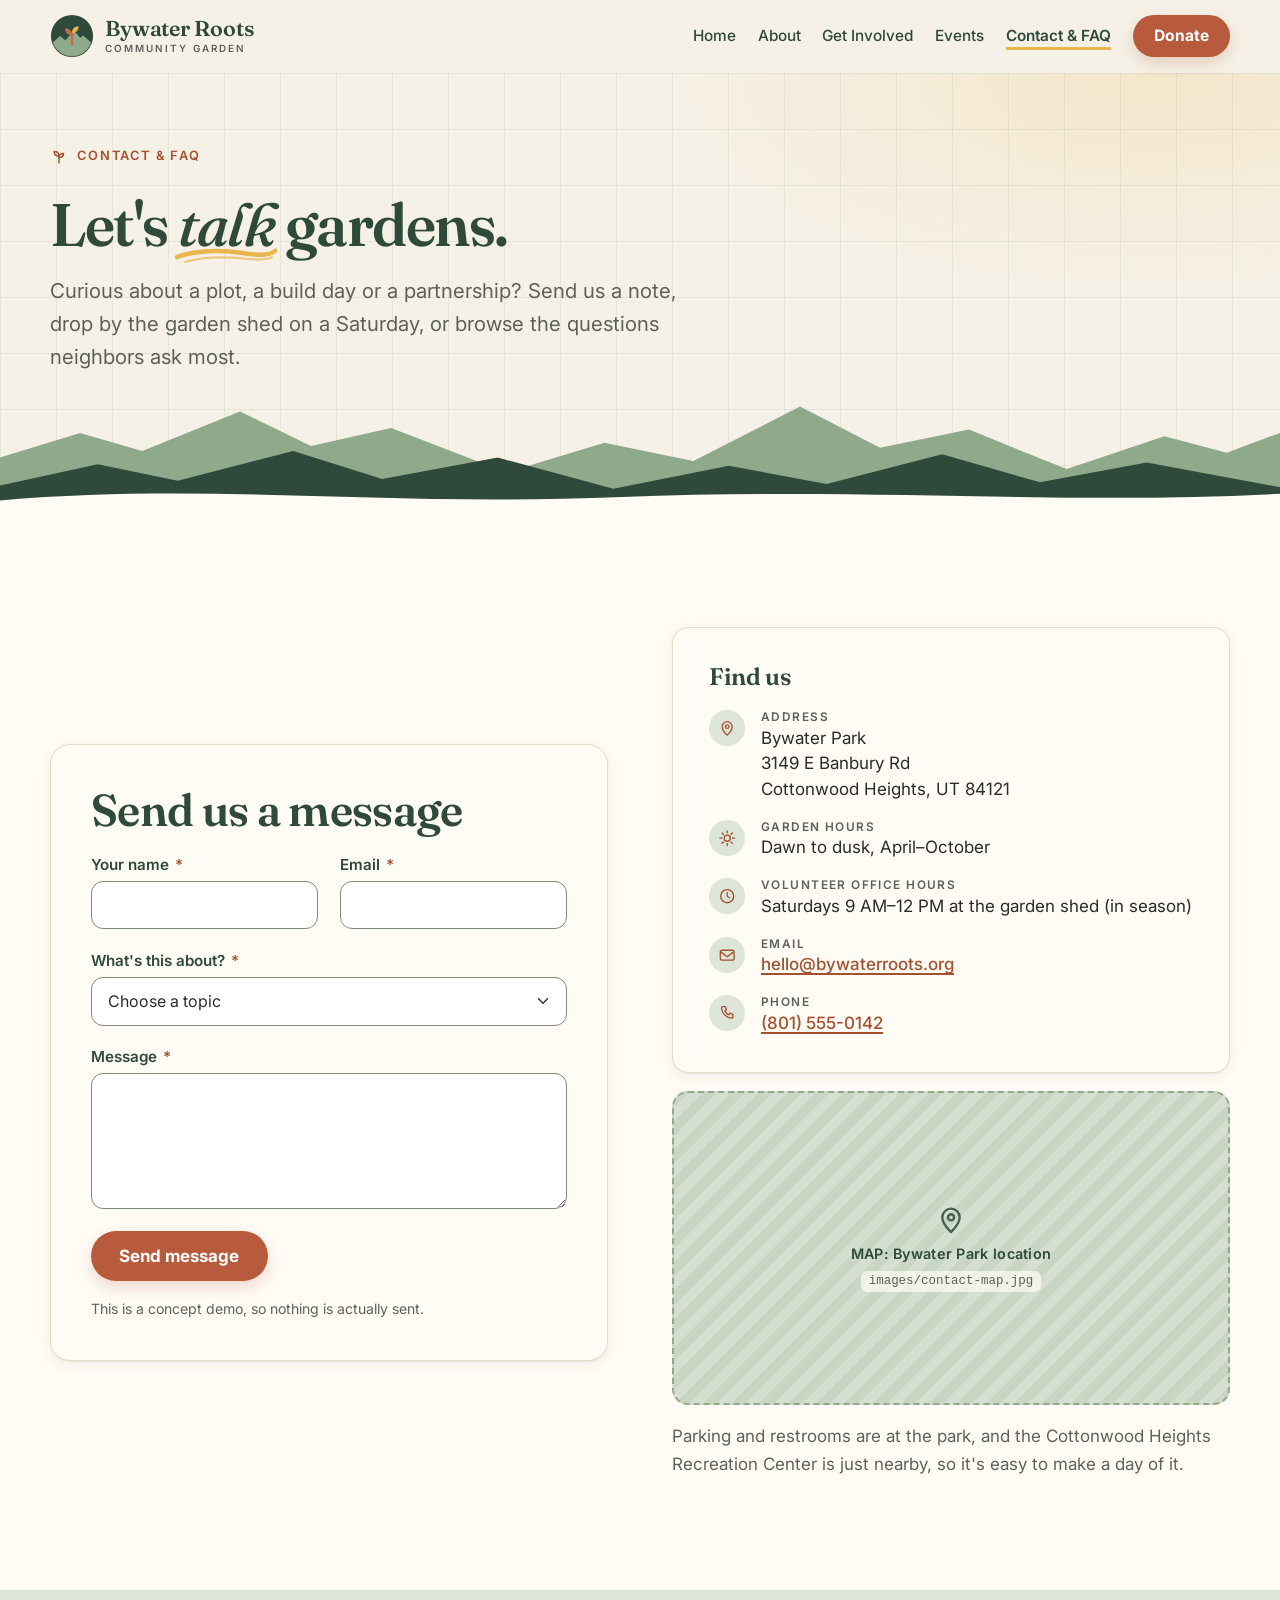
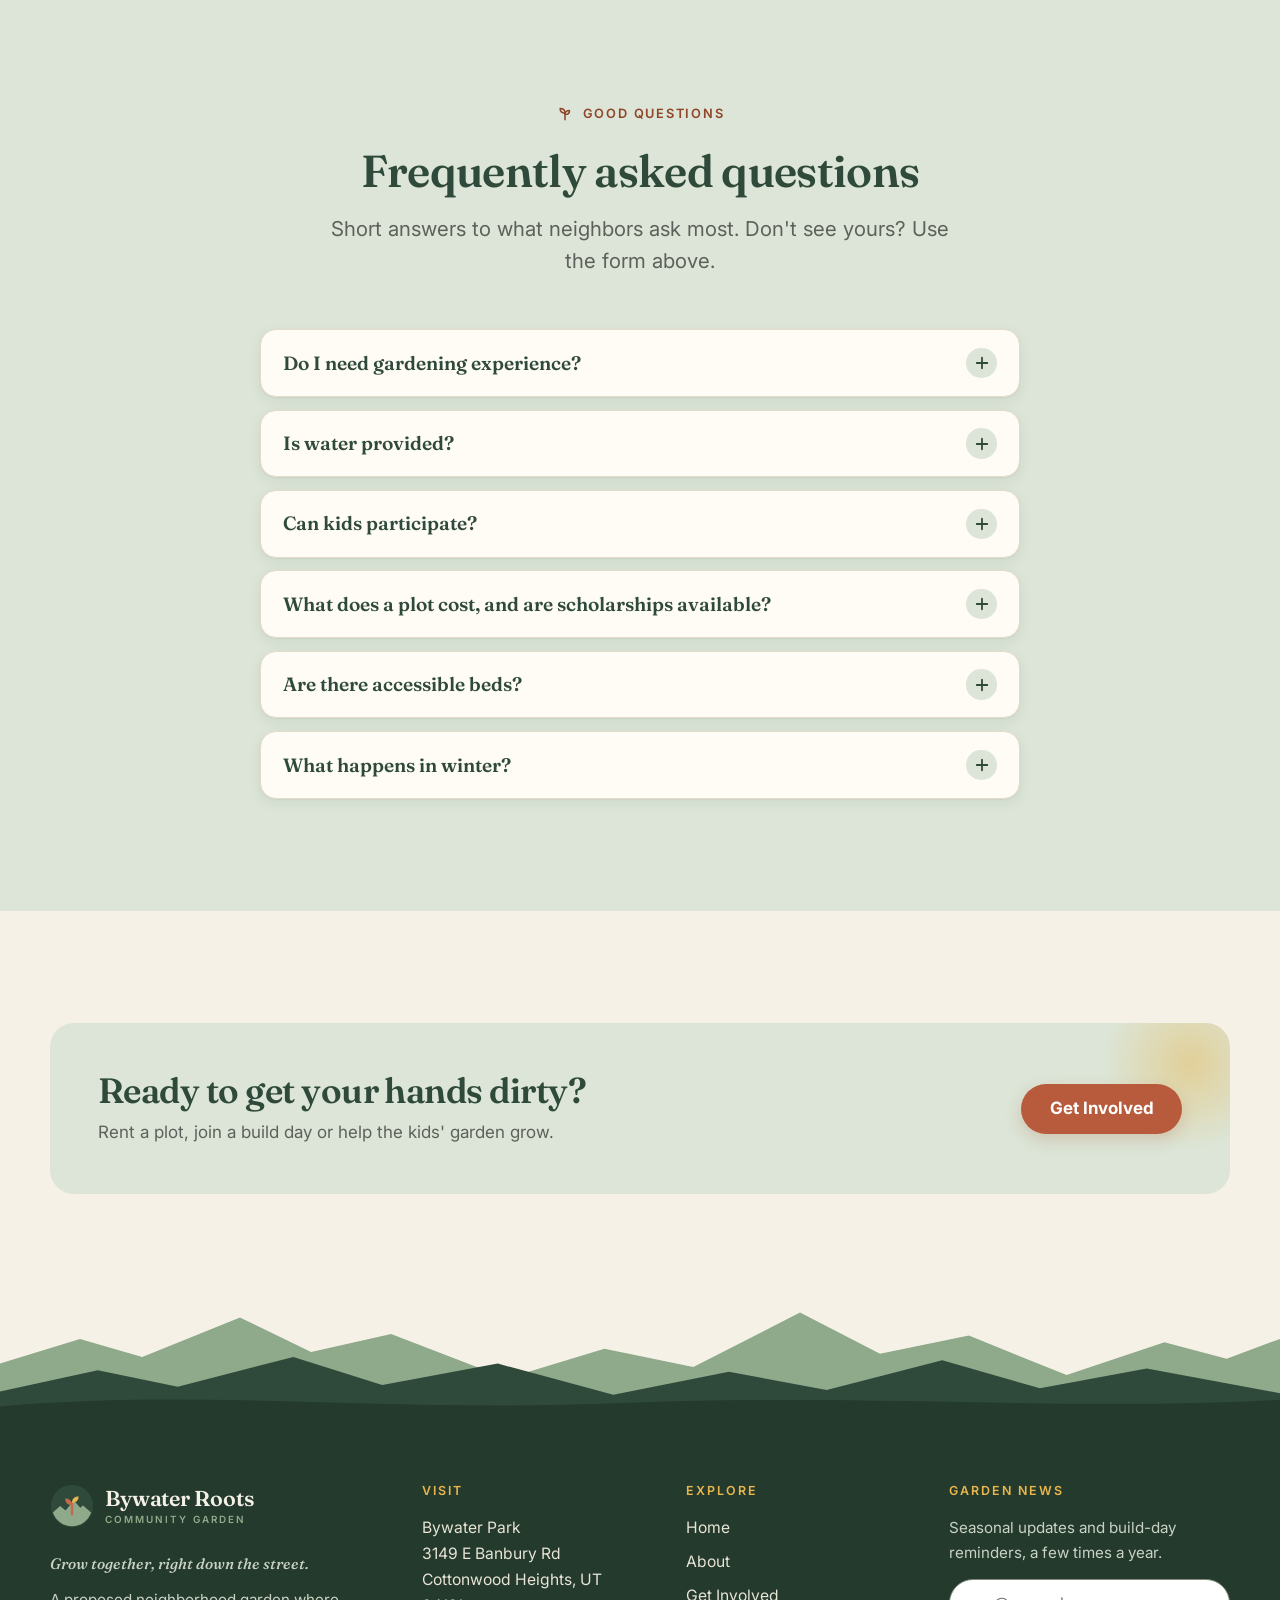
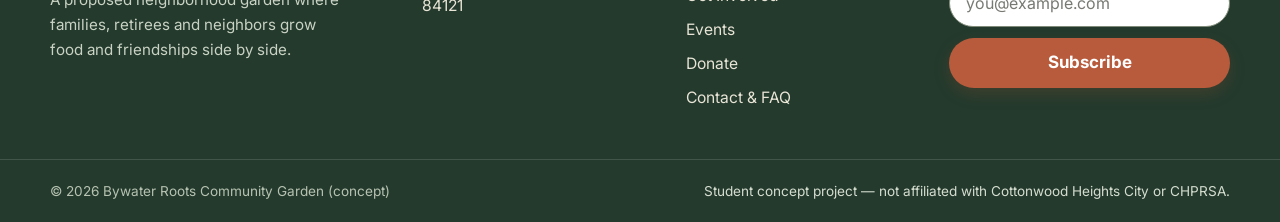
<file: contact.html>
<!DOCTYPE html>
<html lang="en">
<head>
  <meta charset="utf-8">
  <meta name="viewport" content="width=device-width, initial-scale=1">
  <title>Contact &amp; FAQ — Bywater Roots Community Garden</title>
  <meta name="description" content="Send Bywater Roots a message, find the garden at Bywater Park in Cottonwood Heights, UT, check hours and read answers to common questions.">
  <meta name="robots" content="noindex">
  <meta property="og:type" content="website">
  <meta property="og:title" content="Contact &amp; FAQ — Bywater Roots Community Garden">
  <meta property="og:description" content="Questions about plots, volunteering or the park? Send a note or browse the FAQ. Student concept project.">
  <meta name="theme-color" content="#2F4A3A">
  <link rel="canonical" href="https://caiomsi.github.io/Bywater-Roots/contact.html">
  <meta property="og:url" content="https://caiomsi.github.io/Bywater-Roots/contact.html">
  <meta property="og:site_name" content="Bywater Roots Community Garden">
  <meta property="og:image" content="https://caiomsi.github.io/Bywater-Roots/images/og-image.png">
  <meta property="og:image:width" content="1200">
  <meta property="og:image:height" content="630">
  <meta property="og:image:alt" content="Bywater Roots Community Garden: Grow together, right down the street. A student concept project.">
  <meta name="twitter:card" content="summary_large_image">
  <meta name="twitter:title" content="Contact &amp; FAQ — Bywater Roots Community Garden">
  <meta name="twitter:description" content="Questions about plots, volunteering or the park? Send a note or browse the FAQ. Student concept project.">
  <meta name="twitter:image" content="https://caiomsi.github.io/Bywater-Roots/images/og-image.png">
  <link rel="icon" href="favicon.ico" sizes="32x32">
  <link rel="icon" href="favicon.svg" type="image/svg+xml">
  <link rel="apple-touch-icon" href="apple-touch-icon.png">
  <link rel="manifest" href="site.webmanifest">
  <link rel="preconnect" href="https://fonts.googleapis.com">
  <link rel="preconnect" href="https://fonts.gstatic.com" crossorigin>
  <link href="https://fonts.googleapis.com/css2?family=Fraunces:ital,opsz,wght@0,9..144,500;0,9..144,600;0,9..144,700;1,9..144,500&amp;family=Inter:wght@400;500;600;700&amp;display=swap" rel="stylesheet">
  <link rel="stylesheet" href="css/style.css">
  <script>document.documentElement.classList.add('js');</script>
</head>
<body>
<a class="skip-link" href="#main">Skip to main content</a>

<!-- ===== SHARED HEADER (copy verbatim; move to the active link) ===== -->
<header class="site-header">
  <div class="container header-inner">
    <a class="brand" href="index.html" aria-label="Bywater Roots Community Garden — home">
      <svg class="brand__mark" aria-hidden="true" viewBox="0 0 48 48"><circle cx="24" cy="24" r="23" fill="#2F4A3A"/><path d="M3.14 31 L11 24 L17 29 L26 18 L33 26 L36 23.5 L44.86 31 A22 22 0 0 1 3.14 31 Z" fill="#8FA98B"/><path d="M24 33V21" stroke="#C46A4A" stroke-width="2.6" stroke-linecap="round" fill="none"/><path d="M24 23c0-5-3.5-7.5-7.5-7.2 0 4.7 3 7.2 7.5 7.2z" fill="#C46A4A"/><path d="M24 20.5c0-4.6 3-7.2 7.2-6.8 0 4.6-3 6.8-7.2 6.8z" fill="#E8B64C"/></svg>
      <span class="brand__text"><span class="brand__name">Bywater Roots</span><span class="brand__sub">Community Garden</span></span>
    </a>
    <button class="nav-toggle" type="button" aria-expanded="false" aria-controls="site-nav">
      <span class="visually-hidden">Menu</span><span class="nav-toggle__bars" aria-hidden="true"></span>
    </button>
    <nav class="site-nav" id="site-nav" aria-label="Main">
      <ul class="nav-list">
          <li><a href="index.html">Home</a></li>
          <li><a href="about.html">About</a></li>
          <li><a href="get-involved.html">Get Involved</a></li>
          <li><a href="events.html">Events</a></li>
          <li><a href="contact.html" aria-current="page">Contact &amp; FAQ</a></li>
          <li class="nav-cta"><a class="btn btn--primary btn--sm" href="donate.html">Donate</a></li>
      </ul>
    </nav>
  </div>
</header>
<!-- ===== /SHARED HEADER ===== -->

<main id="main" tabindex="-1">

  <!-- ===== PAGE HERO ===== -->
  <section class="page-hero" aria-labelledby="contact-title">
    <div class="container">
      <div class="page-hero__inner">
        <p class="eyebrow">Contact &amp; FAQ</p>
        <h1 id="contact-title">Let's <em class="swash">talk</em> gardens.</h1>
        <p class="lead">Curious about a plot, a build day or a partnership? Send us a note, drop by the garden shed on a Saturday, or browse the questions neighbors ask most.</p>
      </div>
    </div>
    <div class="ridge ridge--to-paper" aria-hidden="true"><svg viewBox="0 0 1440 140" preserveAspectRatio="none" focusable="false"><path class="r-back" d="M0 140V70l90-30 70 22 110-48 80 42 90-22 130 54 110-36 100 22 120-66 90 50 100-22 110 48 110-40 70 20 60-24v110z"/><path class="r-mid" d="M0 140v-36l110-26 90 20 130-36 100 34 130-26 130 38 130-28 110 22 130-36 110 34 120-24 150 30v40z"/><path class="r-front" d="M0 140v-18c240-22 420 8 700-4 280-12 500 10 740-4v26z"/></svg></div>
  </section>

  <!-- ===== FORM + LOCATION ===== -->
  <section class="section section--paper" aria-labelledby="form-title">
    <div class="container split split--center">
      <div class="form-card">
        <h2 id="form-title">Send us a message</h2>
        <form data-mock-form data-confirm-title="Message received" data-confirm="Thanks, {name}! A neighbor from the garden team will write back to {email} soon. (Concept demo — nothing was actually sent.)">
          <div class="field-grid">
            <div class="field">
              <label for="contact-name">Your name <span class="req" aria-hidden="true">*</span></label>
              <input type="text" id="contact-name" name="name" autocomplete="name" required>
            </div>
            <div class="field">
              <label for="contact-email">Email <span class="req" aria-hidden="true">*</span></label>
              <input type="email" id="contact-email" name="email" autocomplete="email" required>
            </div>
            <div class="field field--full">
              <label for="contact-topic">What's this about? <span class="req" aria-hidden="true">*</span></label>
              <select id="contact-topic" name="topic" required>
                <option value="" disabled selected>Choose a topic</option>
                <option>Renting a plot</option>
                <option>Volunteering</option>
                <option>Partnering</option>
                <option>Donating</option>
                <option>Press</option>
                <option>Something else</option>
              </select>
            </div>
            <div class="field field--full">
              <label for="contact-message">Message <span class="req" aria-hidden="true">*</span></label>
              <textarea id="contact-message" name="message" required></textarea>
            </div>
          </div>
          <div class="form-actions">
            <button class="btn btn--primary" type="submit">Send message</button>
            <p class="form-note">This is a concept demo, so nothing is actually sent.</p>
          </div>
        </form>
      </div>

      <div class="stack">
        <div class="info-card">
          <h2>Find us</h2>
          <ul class="info-list">
          <li class="info-row"><span class="icon-badge icon-badge--sm"><svg class="icon" aria-hidden="true" viewBox="0 0 24 24" width="24" height="24" fill="none" stroke="currentColor" stroke-width="1.75" stroke-linecap="round" stroke-linejoin="round"><path d="M12 21s-6.5-5.7-6.5-11a6.5 6.5 0 0 1 13 0c0 5.3-6.5 11-6.5 11z"/><circle cx="12" cy="10" r="2.3"/></svg></span><div><p class="info-row__label">Address</p><p class="info-row__value">Bywater Park<br>3149 E Banbury Rd<br>Cottonwood Heights, UT 84121</p></div></li>
          <li class="info-row"><span class="icon-badge icon-badge--sm"><svg class="icon" aria-hidden="true" viewBox="0 0 24 24" width="24" height="24" fill="none" stroke="currentColor" stroke-width="1.75" stroke-linecap="round" stroke-linejoin="round"><circle cx="12" cy="12" r="4"/><path d="M12 2.5V5M12 19v2.5M2.5 12H5M19 12h2.5M5.3 5.3l1.8 1.8M16.9 16.9l1.8 1.8M5.3 18.7l1.8-1.8M16.9 7.1l1.8-1.8"/></svg></span><div><p class="info-row__label">Garden hours</p><p class="info-row__value">Dawn to dusk, April–October</p></div></li>
          <li class="info-row"><span class="icon-badge icon-badge--sm"><svg class="icon" aria-hidden="true" viewBox="0 0 24 24" width="24" height="24" fill="none" stroke="currentColor" stroke-width="1.75" stroke-linecap="round" stroke-linejoin="round"><circle cx="12" cy="12" r="8.5"/><path d="M12 7.5V12l3 2"/></svg></span><div><p class="info-row__label">Volunteer office hours</p><p class="info-row__value">Saturdays 9 AM–12 PM at the garden shed (in season)</p></div></li>
          <li class="info-row"><span class="icon-badge icon-badge--sm"><svg class="icon" aria-hidden="true" viewBox="0 0 24 24" width="24" height="24" fill="none" stroke="currentColor" stroke-width="1.75" stroke-linecap="round" stroke-linejoin="round"><rect x="3" y="5.5" width="18" height="13" rx="2.5"/><path d="m4 8 8 6 8-6"/></svg></span><div><p class="info-row__label">Email</p><p class="info-row__value"><a href="mailto:hello@bywaterroots.org">hello@bywaterroots.org</a></p></div></li>
          <li class="info-row"><span class="icon-badge icon-badge--sm"><svg class="icon" aria-hidden="true" viewBox="0 0 24 24" width="24" height="24" fill="none" stroke="currentColor" stroke-width="1.75" stroke-linecap="round" stroke-linejoin="round"><path d="M6.5 3.5h3l1.5 4-2 1.5a11 11 0 0 0 5 5l1.5-2 4 1.5v3a2 2 0 0 1-2 2A15 15 0 0 1 4.5 5.5a2 2 0 0 1 2-2z"/></svg></span><div><p class="info-row__label">Phone</p><p class="info-row__value"><a href="tel:+18015550142">(801) 555-0142</a></p></div></li>
          </ul>
        </div>
        <div class="photo-ph photo-ph--wide" data-photo="images/contact-map.jpg" role="img" aria-label="Map placeholder: Bywater Park location">
          <svg class="icon" aria-hidden="true" viewBox="0 0 24 24" width="24" height="24" fill="none" stroke="currentColor" stroke-width="1.75" stroke-linecap="round" stroke-linejoin="round"><path d="M12 21s-6.5-5.7-6.5-11a6.5 6.5 0 0 1 13 0c0 5.3-6.5 11-6.5 11z"/><circle cx="12" cy="10" r="2.3"/></svg>
          <span class="photo-ph__label">MAP: Bywater Park location</span>
          <code class="photo-ph__file">images/contact-map.jpg</code>
        </div>
        <p class="text-muted">Parking and restrooms are at the park, and the Cottonwood Heights Recreation Center is just nearby, so it's easy to make a day of it.</p>
      </div>
    </div>
  </section>

  <!-- ===== FAQ ===== -->
  <section class="section section--sage" aria-labelledby="faq-title">
    <div class="container container--narrow">
      <div class="section-head section-head--center">
        <p class="eyebrow">Good questions</p>
        <h2 id="faq-title">Frequently asked questions</h2>
        <p class="lead">Short answers to what neighbors ask most. Don't see yours? Use the form above.</p>
      </div>
      <div class="faq">
        <details class="faq__item">
          <summary>Do I need gardening experience?</summary>
          <div class="faq__body"><p>Not at all. Plenty of our neighbors will be planting for the very first time. Volunteers and seasoned gardeners will be around on Saturdays, and our winter workshops cover the basics, including Utah frost dates and what to plant when.</p></div>
        </details>
        <details class="faq__item">
          <summary>Is water provided?</summary>
          <div class="faq__body"><p>Yes. Water and shared tools are included with every plot, so you only need to bring yourself and maybe a hat. We'll set up a watering rotation with volunteers to keep things happy during Utah's hot, dry summers.</p></div>
        </details>
        <details class="faq__item">
          <summary>Can kids participate?</summary>
          <div class="faq__body"><p>Absolutely. The kids' learning plot sits right next to the playground, and Kids' Garden Club meets on Wednesdays from June to August for ages 5–12. Children are welcome in the garden with an adult, and families can share a plot.</p></div>
        </details>
        <details class="faq__item">
          <summary>What does a plot cost, and are scholarships available?</summary>
          <div class="faq__body"><p>Plots are per season: $30 for a 4×8 bed, $40 for a 4×12 bed and $30 for an ADA-height accessible bed. Scholarships are available on a pay-what-you-can basis, no questions asked. Water and shared tools are always included.</p></div>
        </details>
        <details class="faq__item">
          <summary>Are there accessible beds?</summary>
          <div class="faq__body"><p>Yes. We plan ADA-height raised beds near the path and parking, with priority for gardeners who need them. They cost the same as a standard 4×8 bed, and our paths are designed to be wheelchair-friendly.</p></div>
        </details>
        <details class="faq__item">
          <summary>What happens in winter?</summary>
          <div class="faq__body"><p>The garden rests from November to March, but we don't. Winter workshops run at the Cottonwood Heights Recreation Center, like seed-starting in February and garden planning in March, so you're ready when the beds open in April.</p></div>
        </details>
      </div>
    </div>
  </section>

  <!-- ===== CTA ===== -->
  <section class="section" aria-labelledby="cta-title">
    <div class="container">
      <div class="cta-band">
        <div class="cta-band__text">
          <h2 id="cta-title">Ready to get your hands dirty?</h2>
          <p>Rent a plot, join a build day or help the kids' garden grow.</p>
        </div>
        <div class="cta-band__actions">
          <a class="btn btn--primary" href="get-involved.html">Get Involved</a>
        </div>
      </div>
    </div>
  </section>

</main>

<!-- ===== SHARED FOOTER (copy verbatim). Ridge sky: change to match the section above (sky-sage, sky-paper) or drop it for cream. ===== -->
<div class="ridge ridge--footer" aria-hidden="true"><svg viewBox="0 0 1440 140" preserveAspectRatio="none" focusable="false"><path class="r-back" d="M0 140V70l90-30 70 22 110-48 80 42 90-22 130 54 110-36 100 22 120-66 90 50 100-22 110 48 110-40 70 20 60-24v110z"/><path class="r-mid" d="M0 140v-36l110-26 90 20 130-36 100 34 130-26 130 38 130-28 110 22 130-36 110 34 120-24 150 30v40z"/><path class="r-front" d="M0 140v-18c240-22 420 8 700-4 280-12 500 10 740-4v26z"/></svg></div>
<footer class="site-footer">
  <div class="container footer-grid">
    <div class="footer-col">
      <a class="brand" href="index.html" aria-label="Bywater Roots Community Garden — home">
        <svg class="brand__mark" aria-hidden="true" viewBox="0 0 48 48"><circle cx="24" cy="24" r="23" fill="#2F4A3A"/><path d="M3.14 31 L11 24 L17 29 L26 18 L33 26 L36 23.5 L44.86 31 A22 22 0 0 1 3.14 31 Z" fill="#8FA98B"/><path d="M24 33V21" stroke="#C46A4A" stroke-width="2.6" stroke-linecap="round" fill="none"/><path d="M24 23c0-5-3.5-7.5-7.5-7.2 0 4.7 3 7.2 7.5 7.2z" fill="#C46A4A"/><path d="M24 20.5c0-4.6 3-7.2 7.2-6.8 0 4.6-3 6.8-7.2 6.8z" fill="#E8B64C"/></svg>
        <span class="brand__text"><span class="brand__name">Bywater Roots</span><span class="brand__sub">Community Garden</span></span>
      </a>
      <p class="footer-tagline">Grow together, right down the street.</p>
      <p class="footer-mission">A proposed neighborhood garden where families, retirees and neighbors grow food and friendships side by side.</p>
    </div>
    <div class="footer-col">
      <h2 class="footer-title">Visit</h2>
      <address>Bywater Park<br>3149 E Banbury Rd<br>Cottonwood Heights, UT 84121</address>
    </div>
    <div class="footer-col">
      <h2 class="footer-title">Explore</h2>
      <ul class="footer-links">
        <li><a href="index.html">Home</a></li>
        <li><a href="about.html">About</a></li>
        <li><a href="get-involved.html">Get Involved</a></li>
        <li><a href="events.html">Events</a></li>
        <li><a href="donate.html">Donate</a></li>
        <li><a href="contact.html">Contact &amp; FAQ</a></li>
      </ul>
    </div>
    <div class="footer-col">
      <h2 class="footer-title">Garden news</h2>
      <p>Seasonal updates and build-day reminders, a few times a year.</p>
      <form class="inline-form inline-form--stack" data-mock-form data-confirm-title="You're on the list" data-confirm="Thanks! We'll send garden news to {email}. (Concept demo — nothing was actually sent.)">
        <label class="visually-hidden" for="footer-email-contact">Email address</label>
        <input class="input" type="email" id="footer-email-contact" name="email" placeholder="you@example.com" autocomplete="email" required>
        <button class="btn btn--primary" type="submit">Subscribe</button>
      </form>
    </div>
  </div>
  <div class="footer-bottom">
    <div class="container">
      <p>&copy; <span data-year>2026</span> Bywater Roots Community Garden (concept)</p>
      <p class="disclaimer">Student concept project — not affiliated with Cottonwood Heights City or CHPRSA.</p>
    </div>
  </div>
</footer>
<!-- ===== /SHARED FOOTER ===== -->

<script src="js/main.js"></script>
</body>
</html>
</file>
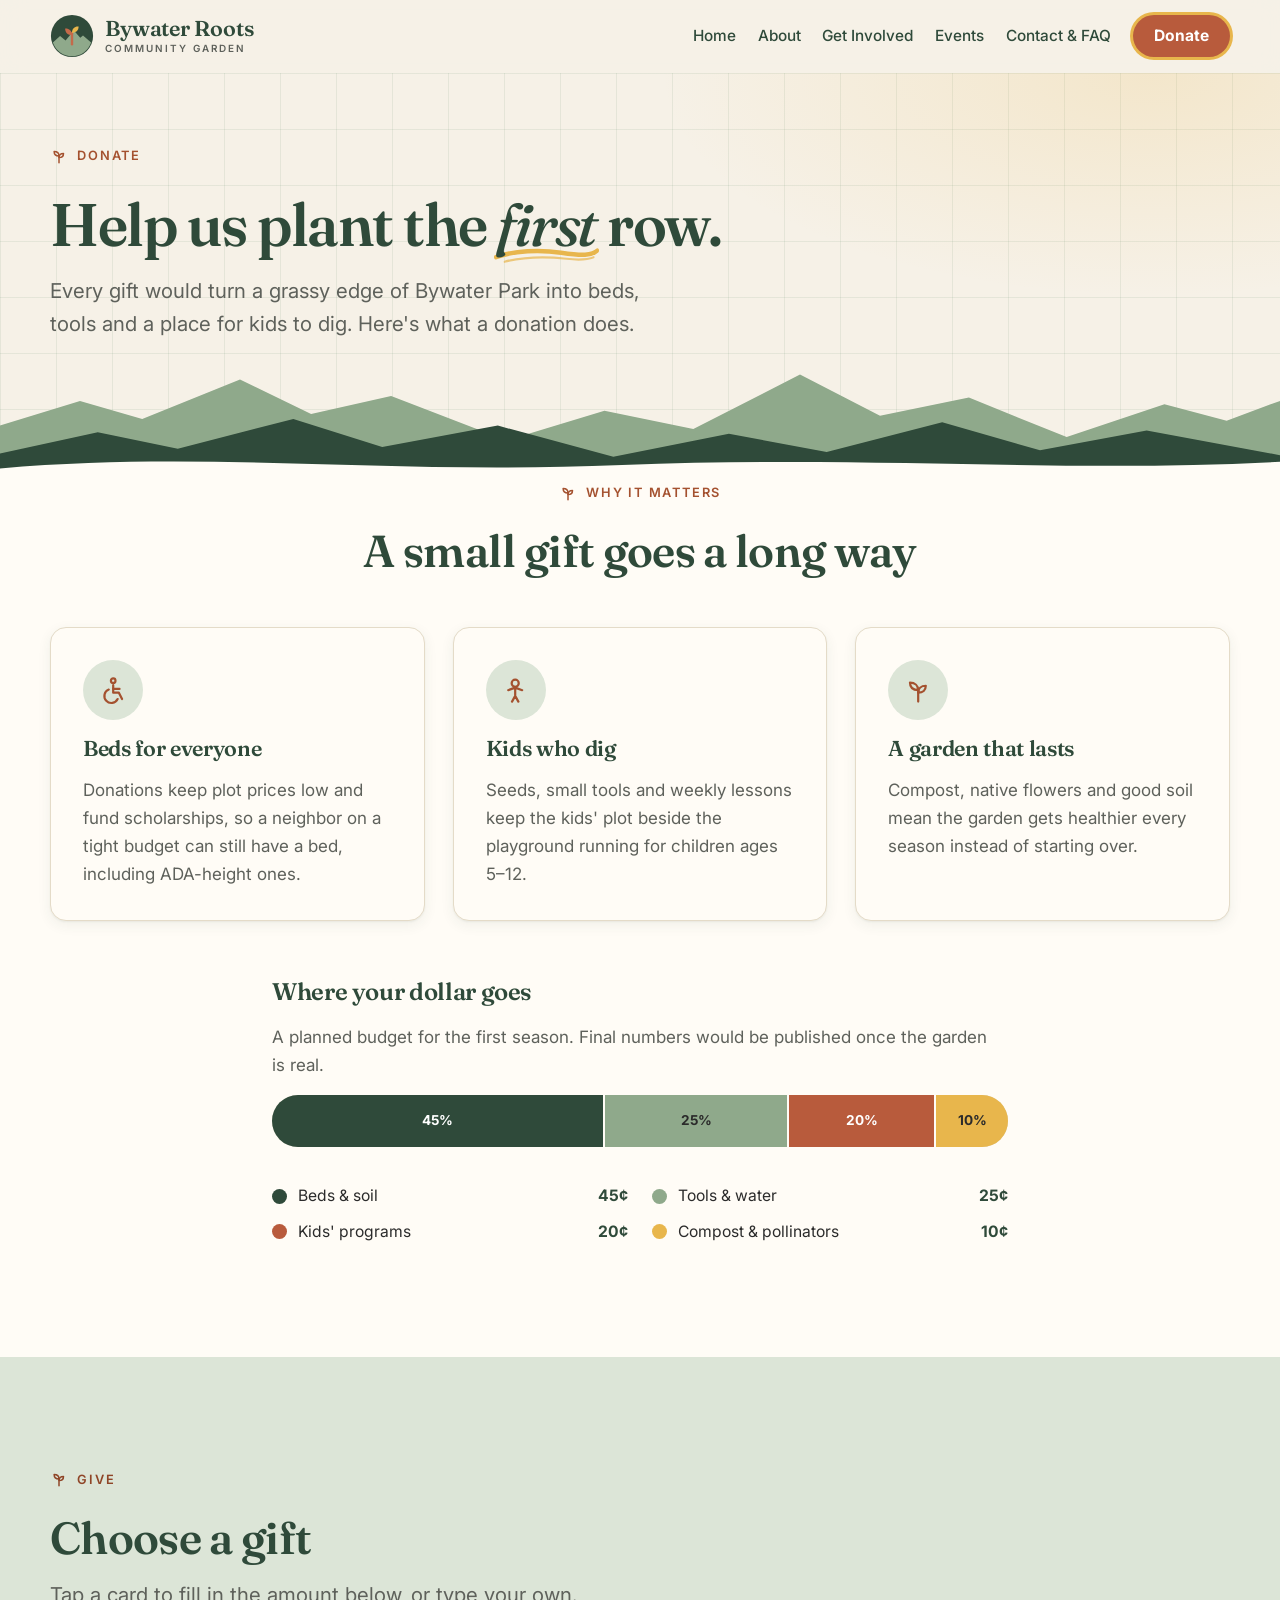
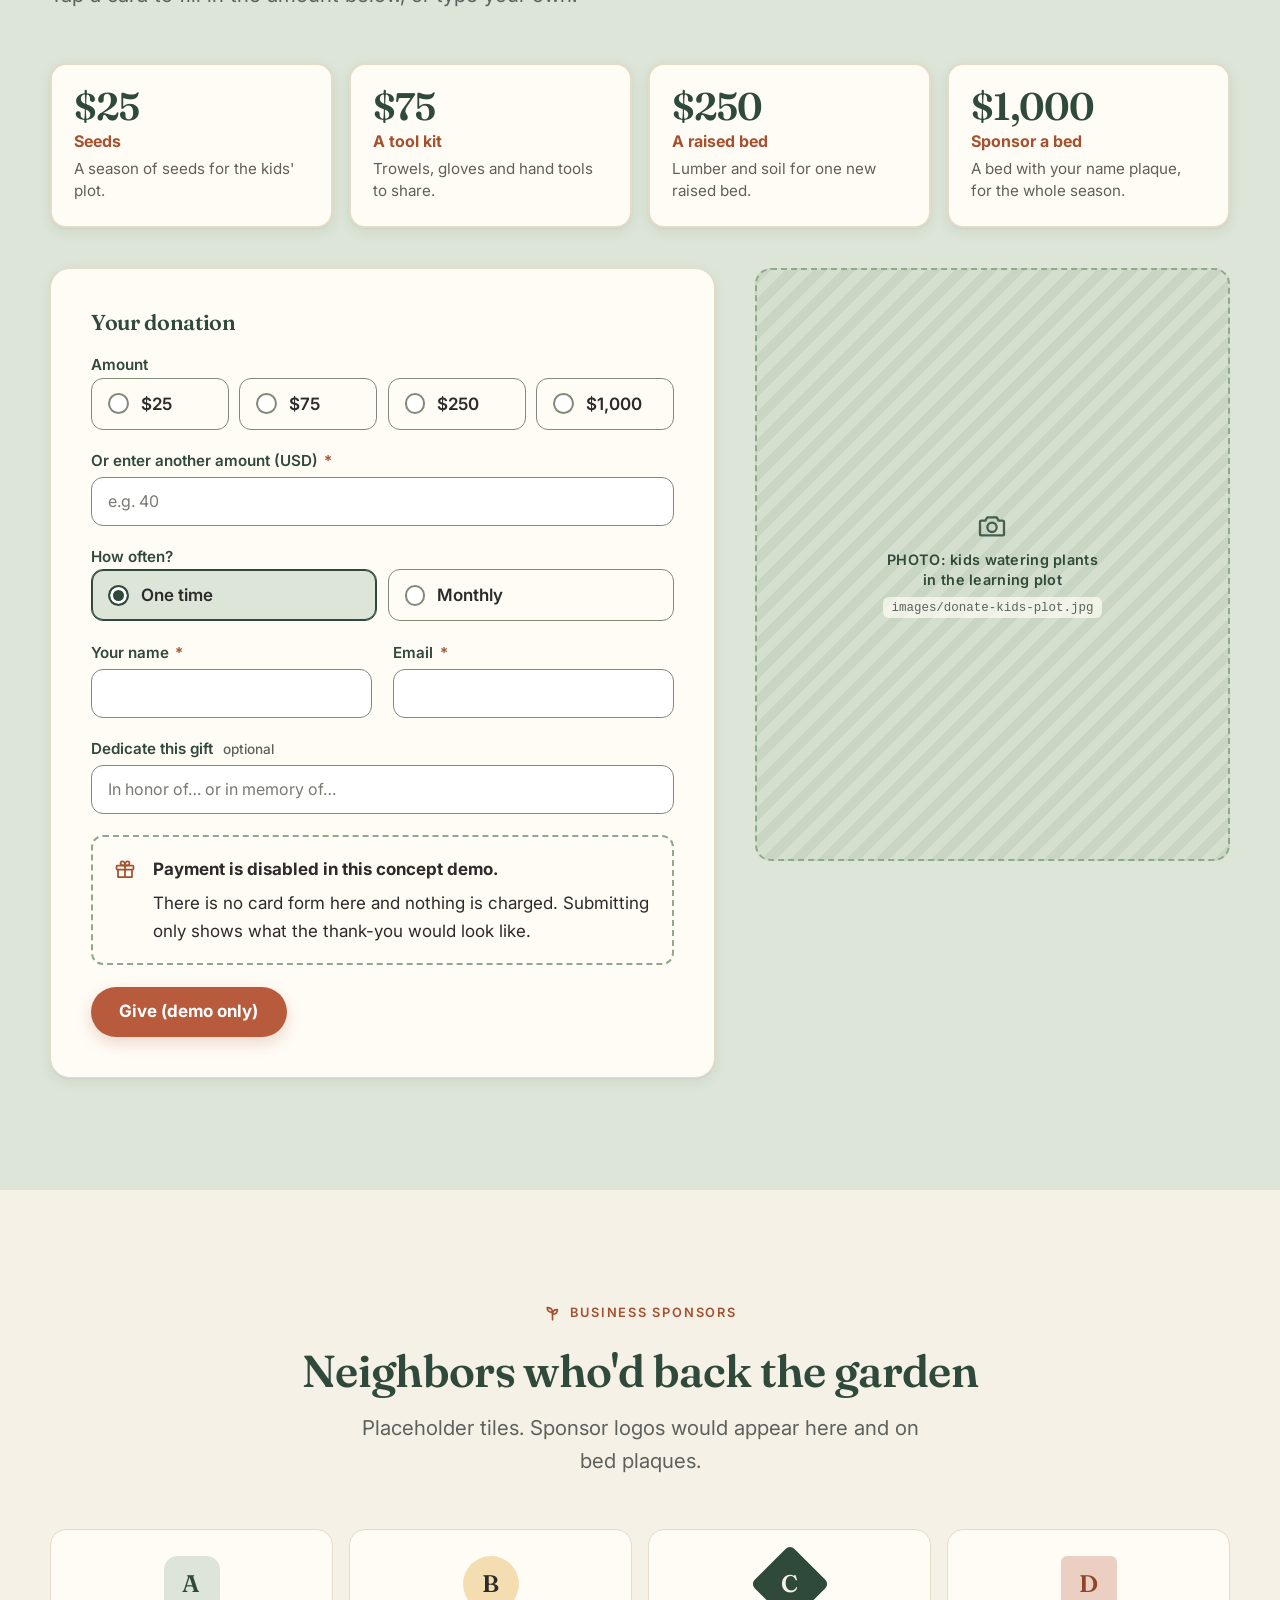
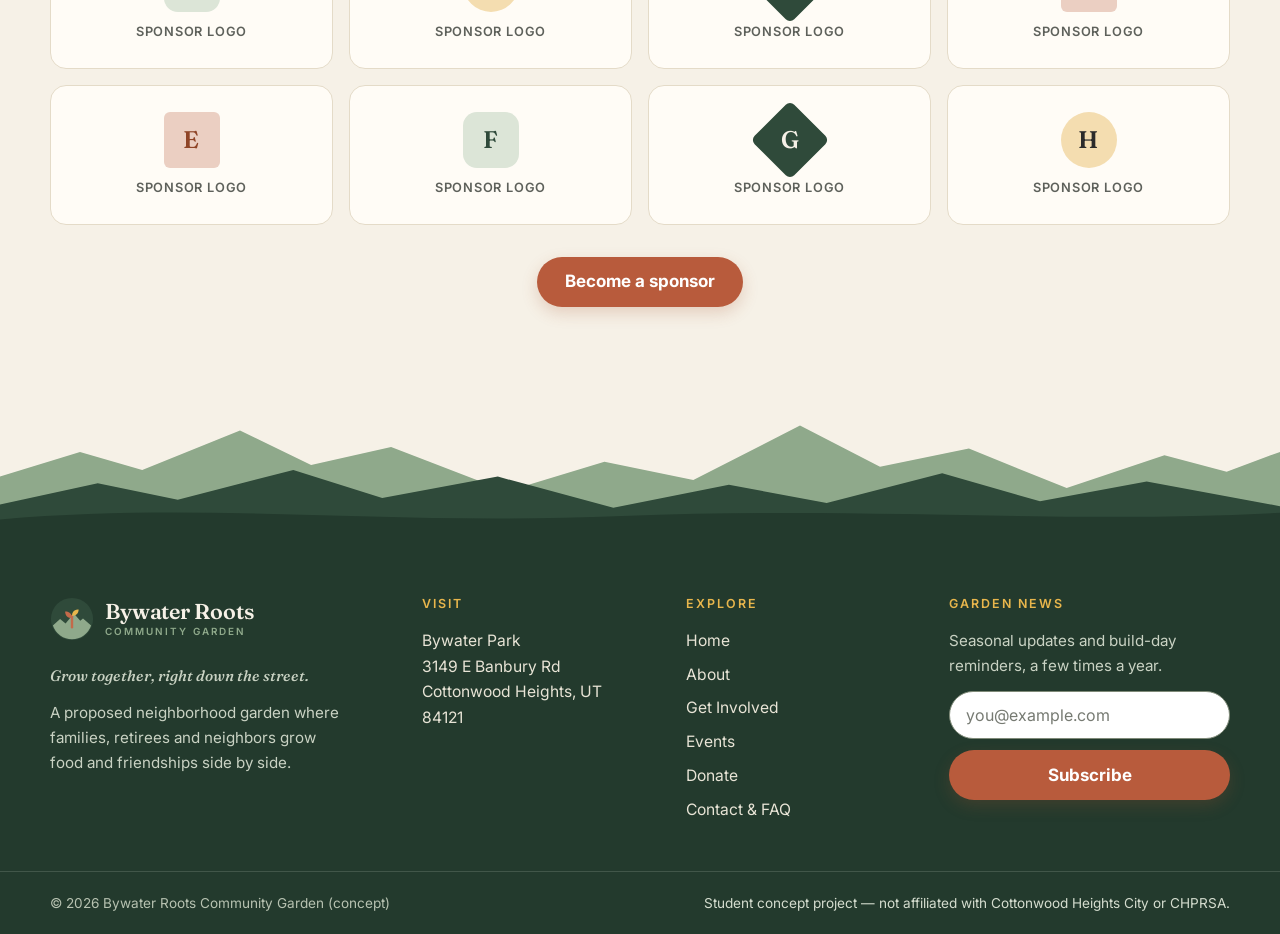
<file: donate.html>
<!DOCTYPE html>
<html lang="en">
<head>
  <meta charset="utf-8">
  <meta name="viewport" content="width=device-width, initial-scale=1">
  <title>Donate | Bywater Roots Community Garden</title>
  <meta name="description" content="Give $25 for seeds, $75 for tools, $250 for a raised bed or $1,000 to sponsor a named bed at the proposed Bywater Roots garden. Concept demo, no payments taken.">
  <meta name="robots" content="noindex">
  <meta property="og:type" content="website">
  <meta property="og:title" content="Donate | Bywater Roots Community Garden">
  <meta property="og:description" content="Help plant a proposed community garden at Bywater Park, Cottonwood Heights, UT. Concept demo: payment is disabled.">
  <meta name="theme-color" content="#2F4A3A">
  <link rel="canonical" href="https://caiomsi.github.io/Bywater-Roots/donate.html">
  <meta property="og:url" content="https://caiomsi.github.io/Bywater-Roots/donate.html">
  <meta property="og:site_name" content="Bywater Roots Community Garden">
  <meta property="og:image" content="https://caiomsi.github.io/Bywater-Roots/images/og-image.png">
  <meta property="og:image:width" content="1200">
  <meta property="og:image:height" content="630">
  <meta property="og:image:alt" content="Bywater Roots Community Garden: Grow together, right down the street. A student concept project.">
  <meta name="twitter:card" content="summary_large_image">
  <meta name="twitter:title" content="Donate | Bywater Roots Community Garden">
  <meta name="twitter:description" content="Help plant a proposed community garden at Bywater Park, Cottonwood Heights, UT. Concept demo: payment is disabled.">
  <meta name="twitter:image" content="https://caiomsi.github.io/Bywater-Roots/images/og-image.png">
  <link rel="icon" href="favicon.ico" sizes="32x32">
  <link rel="icon" href="favicon.svg" type="image/svg+xml">
  <link rel="apple-touch-icon" href="apple-touch-icon.png">
  <link rel="manifest" href="site.webmanifest">
  <link rel="preconnect" href="https://fonts.googleapis.com">
  <link rel="preconnect" href="https://fonts.gstatic.com" crossorigin>
  <link href="https://fonts.googleapis.com/css2?family=Fraunces:ital,opsz,wght@0,9..144,500;0,9..144,600;0,9..144,700;1,9..144,500&amp;family=Inter:wght@400;500;600;700&amp;display=swap" rel="stylesheet">
  <link rel="stylesheet" href="css/style.css">
  <link rel="stylesheet" href="css/donate.css">
  <script>document.documentElement.classList.add('js');</script>
</head>
<body>
<a class="skip-link" href="#main">Skip to main content</a>

<!-- ===== SHARED HEADER (copy verbatim; move to the active link) ===== -->
<header class="site-header">
  <div class="container header-inner">
    <a class="brand" href="index.html" aria-label="Bywater Roots Community Garden — home">
      <svg class="brand__mark" aria-hidden="true" viewBox="0 0 48 48"><circle cx="24" cy="24" r="23" fill="#2F4A3A"/><path d="M3.14 31 L11 24 L17 29 L26 18 L33 26 L36 23.5 L44.86 31 A22 22 0 0 1 3.14 31 Z" fill="#8FA98B"/><path d="M24 33V21" stroke="#C46A4A" stroke-width="2.6" stroke-linecap="round" fill="none"/><path d="M24 23c0-5-3.5-7.5-7.5-7.2 0 4.7 3 7.2 7.5 7.2z" fill="#C46A4A"/><path d="M24 20.5c0-4.6 3-7.2 7.2-6.8 0 4.6-3 6.8-7.2 6.8z" fill="#E8B64C"/></svg>
      <span class="brand__text"><span class="brand__name">Bywater Roots</span><span class="brand__sub">Community Garden</span></span>
    </a>
    <button class="nav-toggle" type="button" aria-expanded="false" aria-controls="site-nav">
      <span class="visually-hidden">Menu</span><span class="nav-toggle__bars" aria-hidden="true"></span>
    </button>
    <nav class="site-nav" id="site-nav" aria-label="Main">
      <ul class="nav-list">
          <li><a href="index.html">Home</a></li>
          <li><a href="about.html">About</a></li>
          <li><a href="get-involved.html">Get Involved</a></li>
          <li><a href="events.html">Events</a></li>
          <li><a href="contact.html">Contact &amp; FAQ</a></li>
          <li class="nav-cta"><a class="btn btn--primary btn--sm" href="donate.html" aria-current="page">Donate</a></li>
      </ul>
    </nav>
  </div>
</header>

<main id="main" tabindex="-1">

  <section class="page-hero" aria-labelledby="page-title">
    <div class="container">
      <div class="page-hero__inner">
        <p class="eyebrow">Donate</p>
        <h1 id="page-title">Help us plant the <em class="swash">first</em> row.</h1>
        <p class="lead">Every gift would turn a grassy edge of Bywater Park into beds, tools and a place for kids to dig. Here's what a donation does.</p>
      </div>
    </div>
    <div class="ridge ridge--to-paper" aria-hidden="true"><svg viewBox="0 0 1440 140" preserveAspectRatio="none" focusable="false"><path class="r-back" d="M0 140V70l90-30 70 22 110-48 80 42 90-22 130 54 110-36 100 22 120-66 90 50 100-22 110 48 110-40 70 20 60-24v110z"/><path class="r-mid" d="M0 140v-36l110-26 90 20 130-36 100 34 130-26 130 38 130-28 110 22 130-36 110 34 120-24 150 30v40z"/><path class="r-front" d="M0 140v-18c240-22 420 8 700-4 280-12 500 10 740-4v26z"/></svg></div>
  </section>

  <!-- WHY IT MATTERS -->
  <section class="section section--paper section--flush-top" aria-labelledby="why-title">
    <div class="container">
      <div class="section-head section-head--center">
        <p class="eyebrow">Why it matters</p>
        <h2 id="why-title">A small gift goes a long way</h2>
      </div>
      <div class="grid grid--3">
        <article class="card reveal">
          <span class="icon-badge icon-badge--lg"><svg class="icon" aria-hidden="true" viewBox="0 0 24 24" width="24" height="24" fill="none" stroke="currentColor" stroke-width="1.75" stroke-linecap="round" stroke-linejoin="round"><circle cx="12" cy="4.5" r="1.8"/><path d="M12 8v6h4.5l2.5 5"/><path d="M12 11h5"/><path d="M8.5 11.5a5.5 5.5 0 1 0 7 7.5"/></svg></span>
          <h3 class="card__title">Beds for everyone</h3>
          <p class="card__text">Donations keep plot prices low and fund scholarships, so a neighbor on a tight budget can still have a bed, including ADA-height ones.</p>
        </article>
        <article class="card reveal">
          <span class="icon-badge icon-badge--lg"><svg class="icon" aria-hidden="true" viewBox="0 0 24 24" width="24" height="24" fill="none" stroke="currentColor" stroke-width="1.75" stroke-linecap="round" stroke-linejoin="round"><circle cx="12" cy="6.5" r="2.8"/><path d="M12 10v6.5M6.5 12l5.5-2 5.5 2M9.5 21l2.5-4.5 2.5 4.5"/></svg></span>
          <h3 class="card__title">Kids who dig</h3>
          <p class="card__text">Seeds, small tools and weekly lessons keep the kids' plot beside the playground running for children ages 5&ndash;12.</p>
        </article>
        <article class="card reveal">
          <span class="icon-badge icon-badge--lg"><svg class="icon" aria-hidden="true" viewBox="0 0 24 24" width="24" height="24" fill="none" stroke="currentColor" stroke-width="1.75" stroke-linecap="round" stroke-linejoin="round"><path d="M12 21v-9"/><path d="M12 12c0-3.5-2.5-6-6.5-6 0 3.8 2.5 6 6.5 6z"/><path d="M12 14c0-3 2.2-5.5 6-5.5 0 3.5-2.4 5.5-6 5.5z"/></svg></span>
          <h3 class="card__title">A garden that lasts</h3>
          <p class="card__text">Compost, native flowers and good soil mean the garden gets healthier every season instead of starting over.</p>
        </article>
      </div>

      <div class="do-budget">
        <h3>Where your dollar goes</h3>
        <p class="text-muted">A planned budget for the first season. Final numbers would be published once the garden is real.</p>
        <div class="stack-bar" role="img" aria-label="Planned budget: beds and soil 45 percent, tools and water 25 percent, kids' programs 20 percent, compost and pollinators 10 percent">
          <span class="stack-bar__seg seg--pine" style="--w:45%">45%</span>
          <span class="stack-bar__seg seg--sage" style="--w:25%">25%</span>
          <span class="stack-bar__seg seg--clay" style="--w:20%">20%</span>
          <span class="stack-bar__seg seg--sun" style="--w:10%">10%</span>
        </div>
        <ul class="bar-legend">
          <li><span class="swatch seg--pine"></span>Beds &amp; soil<strong>45&cent;</strong></li>
          <li><span class="swatch seg--sage"></span>Tools &amp; water<strong>25&cent;</strong></li>
          <li><span class="swatch seg--clay"></span>Kids' programs<strong>20&cent;</strong></li>
          <li><span class="swatch seg--sun"></span>Compost &amp; pollinators<strong>10&cent;</strong></li>
        </ul>
      </div>
    </div>
  </section>

  <!-- GIVE -->
  <section class="section section--sage" id="give" aria-labelledby="give-title">
    <div class="container">
      <div class="section-head">
        <p class="eyebrow">Give</p>
        <h2 id="give-title">Choose a gift</h2>
        <p class="lead">Tap a card to fill in the amount below, or type your own.</p>
      </div>
      <div class="tier-grid">
        <button type="button" class="tier-card" data-tier="25" aria-pressed="false"><span class="tier-card__amount">$25</span><span class="tier-card__name">Seeds</span><span class="tier-card__text">A season of seeds for the kids' plot.</span></button>
        <button type="button" class="tier-card" data-tier="75" aria-pressed="false"><span class="tier-card__amount">$75</span><span class="tier-card__name">A tool kit</span><span class="tier-card__text">Trowels, gloves and hand tools to share.</span></button>
        <button type="button" class="tier-card" data-tier="250" aria-pressed="false"><span class="tier-card__amount">$250</span><span class="tier-card__name">A raised bed</span><span class="tier-card__text">Lumber and soil for one new raised bed.</span></button>
        <button type="button" class="tier-card" data-tier="1000" aria-pressed="false"><span class="tier-card__amount">$1,000</span><span class="tier-card__name">Sponsor a bed</span><span class="tier-card__text">A bed with your name plaque, for the whole season.</span></button>
      </div>

      <div class="do-form-wrap">
        <div class="form-card">
          <h3>Your donation</h3>
          <form data-mock-form data-confirm-title="Thank you for giving" data-confirm="Thank you, {name}! A gift like yours would grow into real beds, tools and seeds, and a receipt would go to {email}. This is a concept demo, so no payment was taken and nothing was sent.">
            <fieldset class="fieldset">
              <legend>Amount</legend>
              <div class="choice-group do-amounts">
                <label class="choice"><input type="radio" name="tier" value="25" data-tier-radio><span class="choice__box"><span class="choice__label">$25</span></span></label>
                <label class="choice"><input type="radio" name="tier" value="75" data-tier-radio><span class="choice__box"><span class="choice__label">$75</span></span></label>
                <label class="choice"><input type="radio" name="tier" value="250" data-tier-radio><span class="choice__box"><span class="choice__label">$250</span></span></label>
                <label class="choice"><input type="radio" name="tier" value="1000" data-tier-radio><span class="choice__box"><span class="choice__label">$1,000</span></span></label>
              </div>
            </fieldset>
            <div class="field">
              <label for="don-amount">Or enter another amount (USD) <span class="req" aria-hidden="true">*</span></label>
              <input type="number" id="don-amount" name="amount" min="1" step="1" inputmode="numeric" placeholder="e.g. 40" data-tier-amount required>
            </div>
            <fieldset class="fieldset">
              <legend>How often?</legend>
              <div class="choice-group">
                <label class="choice"><input type="radio" name="frequency" value="one-time" checked><span class="choice__box"><span class="choice__label">One time</span></span></label>
                <label class="choice"><input type="radio" name="frequency" value="monthly"><span class="choice__box"><span class="choice__label">Monthly</span></span></label>
              </div>
            </fieldset>
            <div class="field-grid">
              <div class="field">
                <label for="don-name">Your name <span class="req" aria-hidden="true">*</span></label>
                <input type="text" id="don-name" name="name" autocomplete="name" required>
              </div>
              <div class="field">
                <label for="don-email">Email <span class="req" aria-hidden="true">*</span></label>
                <input type="email" id="don-email" name="email" autocomplete="email" required>
              </div>
              <div class="field field--full">
                <label for="don-dedication">Dedicate this gift <span class="opt">optional</span></label>
                <input type="text" id="don-dedication" name="dedication" placeholder="In honor of&hellip; or in memory of&hellip;">
              </div>
            </div>
            <div class="callout callout--mock">
              <svg class="icon" aria-hidden="true" viewBox="0 0 24 24" width="24" height="24" fill="none" stroke="currentColor" stroke-width="1.75" stroke-linecap="round" stroke-linejoin="round"><rect x="3.5" y="8.5" width="17" height="4" rx="1"/><path d="M5 12.5V20h14v-7.5M12 8.5V20"/><path d="M12 8.5C10 8.5 7.5 8 7.5 6a2 2 0 0 1 3.5-1c.5.6 1 2 1 3.5zM12 8.5c2 0 4.5-.5 4.5-2.5a2 2 0 0 0-3.5-1c-.5.6-1 2-1 3.5z"/></svg>
              <div><p><strong>Payment is disabled in this concept demo.</strong></p><p>There is no card form here and nothing is charged. Submitting only shows what the thank-you would look like.</p></div>
            </div>
            <div class="form-actions">
              <button class="btn btn--primary" type="submit">Give (demo only)</button>
            </div>
          </form>
        </div>
        <div class="reveal">
          <div class="photo-ph photo-ph--tall" data-photo="images/donate-kids-plot.jpg" role="img" aria-label="Photo placeholder: children watering plants in the kids' plot">
            <svg class="icon" aria-hidden="true" viewBox="0 0 24 24" width="24" height="24" fill="none" stroke="currentColor" stroke-width="1.75" stroke-linecap="round" stroke-linejoin="round"><path d="M4 8h3l1.5-2.5h7L17 8h3a1 1 0 0 1 1 1v9a1 1 0 0 1-1 1H4a1 1 0 0 1-1-1V9a1 1 0 0 1 1-1z"/><circle cx="12" cy="13" r="3.5"/></svg>
            <span class="photo-ph__label">PHOTO: kids watering plants in the learning plot</span>
            <code class="photo-ph__file">images/donate-kids-plot.jpg</code>
          </div>
        </div>
      </div>
    </div>
  </section>

  <!-- SPONSORS -->
  <section class="section" id="sponsors" aria-labelledby="sponsors-title">
    <div class="container">
      <div class="section-head section-head--center">
        <p class="eyebrow">Business sponsors</p>
        <h2 id="sponsors-title">Neighbors who'd back the garden</h2>
        <p class="lead">Placeholder tiles. Sponsor logos would appear here and on bed plaques.</p>
      </div>
      <div class="logo-grid">
        <div class="logo-tile"><span class="logo-tile__mark"><span aria-hidden="true">A</span></span><span class="logo-tile__name">Sponsor logo</span></div>
        <div class="logo-tile"><span class="logo-tile__mark logo-tile__mark--round"><span aria-hidden="true">B</span></span><span class="logo-tile__name">Sponsor logo</span></div>
        <div class="logo-tile"><span class="logo-tile__mark logo-tile__mark--diamond"><span aria-hidden="true">C</span></span><span class="logo-tile__name">Sponsor logo</span></div>
        <div class="logo-tile"><span class="logo-tile__mark logo-tile__mark--sq"><span aria-hidden="true">D</span></span><span class="logo-tile__name">Sponsor logo</span></div>
        <div class="logo-tile"><span class="logo-tile__mark logo-tile__mark--sq"><span aria-hidden="true">E</span></span><span class="logo-tile__name">Sponsor logo</span></div>
        <div class="logo-tile"><span class="logo-tile__mark"><span aria-hidden="true">F</span></span><span class="logo-tile__name">Sponsor logo</span></div>
        <div class="logo-tile"><span class="logo-tile__mark logo-tile__mark--diamond"><span aria-hidden="true">G</span></span><span class="logo-tile__name">Sponsor logo</span></div>
        <div class="logo-tile"><span class="logo-tile__mark logo-tile__mark--round"><span aria-hidden="true">H</span></span><span class="logo-tile__name">Sponsor logo</span></div>
      </div>
      <p class="text-center mt-3"><a class="btn btn--primary" href="get-involved.html#partner">Become a sponsor</a></p>
    </div>
  </section>

</main>

<div class="ridge ridge--footer " aria-hidden="true"><svg viewBox="0 0 1440 140" preserveAspectRatio="none" focusable="false"><path class="r-back" d="M0 140V70l90-30 70 22 110-48 80 42 90-22 130 54 110-36 100 22 120-66 90 50 100-22 110 48 110-40 70 20 60-24v110z"/><path class="r-mid" d="M0 140v-36l110-26 90 20 130-36 100 34 130-26 130 38 130-28 110 22 130-36 110 34 120-24 150 30v40z"/><path class="r-front" d="M0 140v-18c240-22 420 8 700-4 280-12 500 10 740-4v26z"/></svg></div>
<footer class="site-footer">
  <div class="container footer-grid">
    <div class="footer-col">
      <a class="brand" href="index.html" aria-label="Bywater Roots Community Garden — home">
        <svg class="brand__mark" aria-hidden="true" viewBox="0 0 48 48"><circle cx="24" cy="24" r="23" fill="#2F4A3A"/><path d="M3.14 31 L11 24 L17 29 L26 18 L33 26 L36 23.5 L44.86 31 A22 22 0 0 1 3.14 31 Z" fill="#8FA98B"/><path d="M24 33V21" stroke="#C46A4A" stroke-width="2.6" stroke-linecap="round" fill="none"/><path d="M24 23c0-5-3.5-7.5-7.5-7.2 0 4.7 3 7.2 7.5 7.2z" fill="#C46A4A"/><path d="M24 20.5c0-4.6 3-7.2 7.2-6.8 0 4.6-3 6.8-7.2 6.8z" fill="#E8B64C"/></svg>
        <span class="brand__text"><span class="brand__name">Bywater Roots</span><span class="brand__sub">Community Garden</span></span>
      </a>
      <p class="footer-tagline">Grow together, right down the street.</p>
      <p class="footer-mission">A proposed neighborhood garden where families, retirees and neighbors grow food and friendships side by side.</p>
    </div>
    <div class="footer-col">
      <h2 class="footer-title">Visit</h2>
      <address>Bywater Park<br>3149 E Banbury Rd<br>Cottonwood Heights, UT 84121</address>
    </div>
    <div class="footer-col">
      <h2 class="footer-title">Explore</h2>
      <ul class="footer-links">
        <li><a href="index.html">Home</a></li>
        <li><a href="about.html">About</a></li>
        <li><a href="get-involved.html">Get Involved</a></li>
        <li><a href="events.html">Events</a></li>
        <li><a href="donate.html">Donate</a></li>
        <li><a href="contact.html">Contact &amp; FAQ</a></li>
      </ul>
    </div>
    <div class="footer-col">
      <h2 class="footer-title">Garden news</h2>
      <p>Seasonal updates and build-day reminders, a few times a year.</p>
      <form class="inline-form inline-form--stack" data-mock-form data-confirm-title="You're on the list" data-confirm="Thanks! We'll send garden news to {email}. (Concept demo — nothing was actually sent.)">
        <label class="visually-hidden" for="footer-news-email">Email address</label>
        <input class="input" type="email" id="footer-news-email" name="email" placeholder="you@example.com" autocomplete="email" required>
        <button class="btn btn--primary" type="submit">Subscribe</button>
      </form>
    </div>
  </div>
  <div class="footer-bottom">
    <div class="container">
      <p>&copy; <span data-year>2026</span> Bywater Roots Community Garden (concept)</p>
      <p class="disclaimer">Student concept project — not affiliated with Cottonwood Heights City or CHPRSA.</p>
    </div>
  </div>
</footer>

<script src="js/main.js"></script>
</body>
</html>
</file>
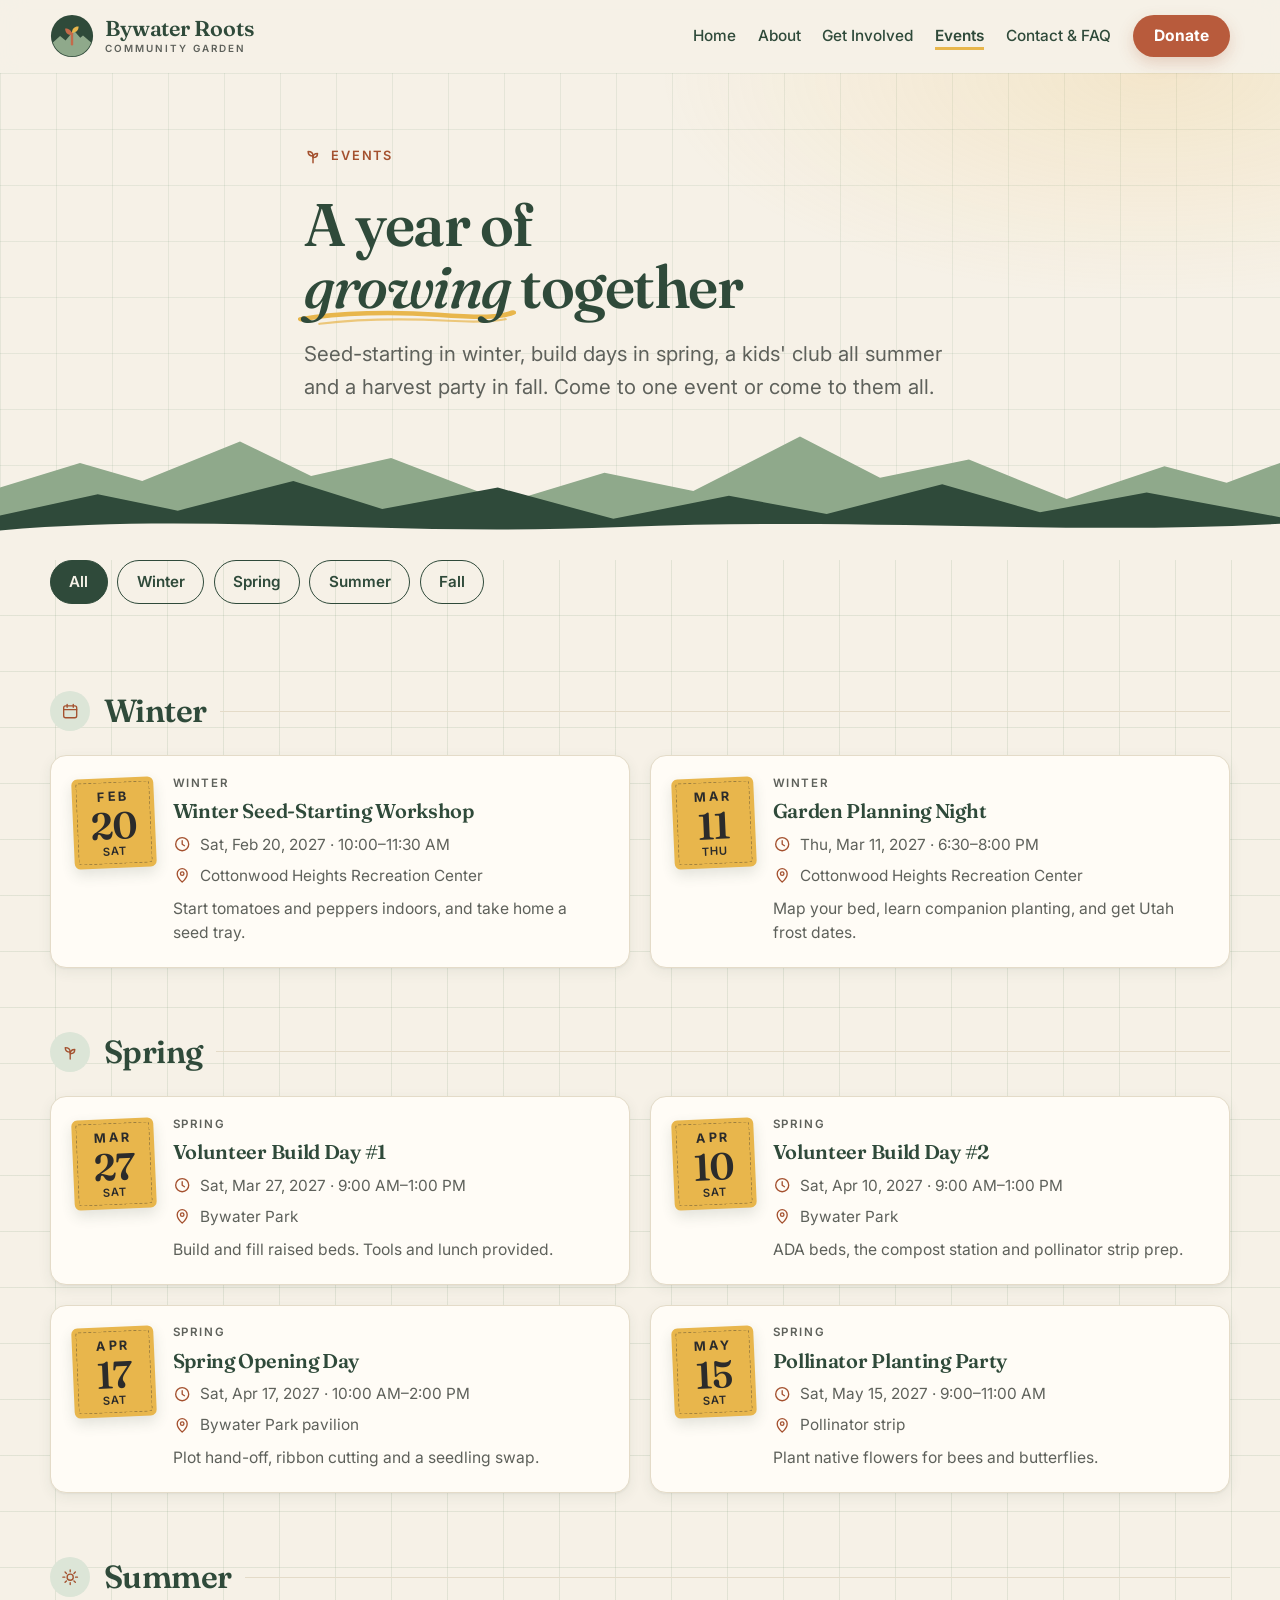
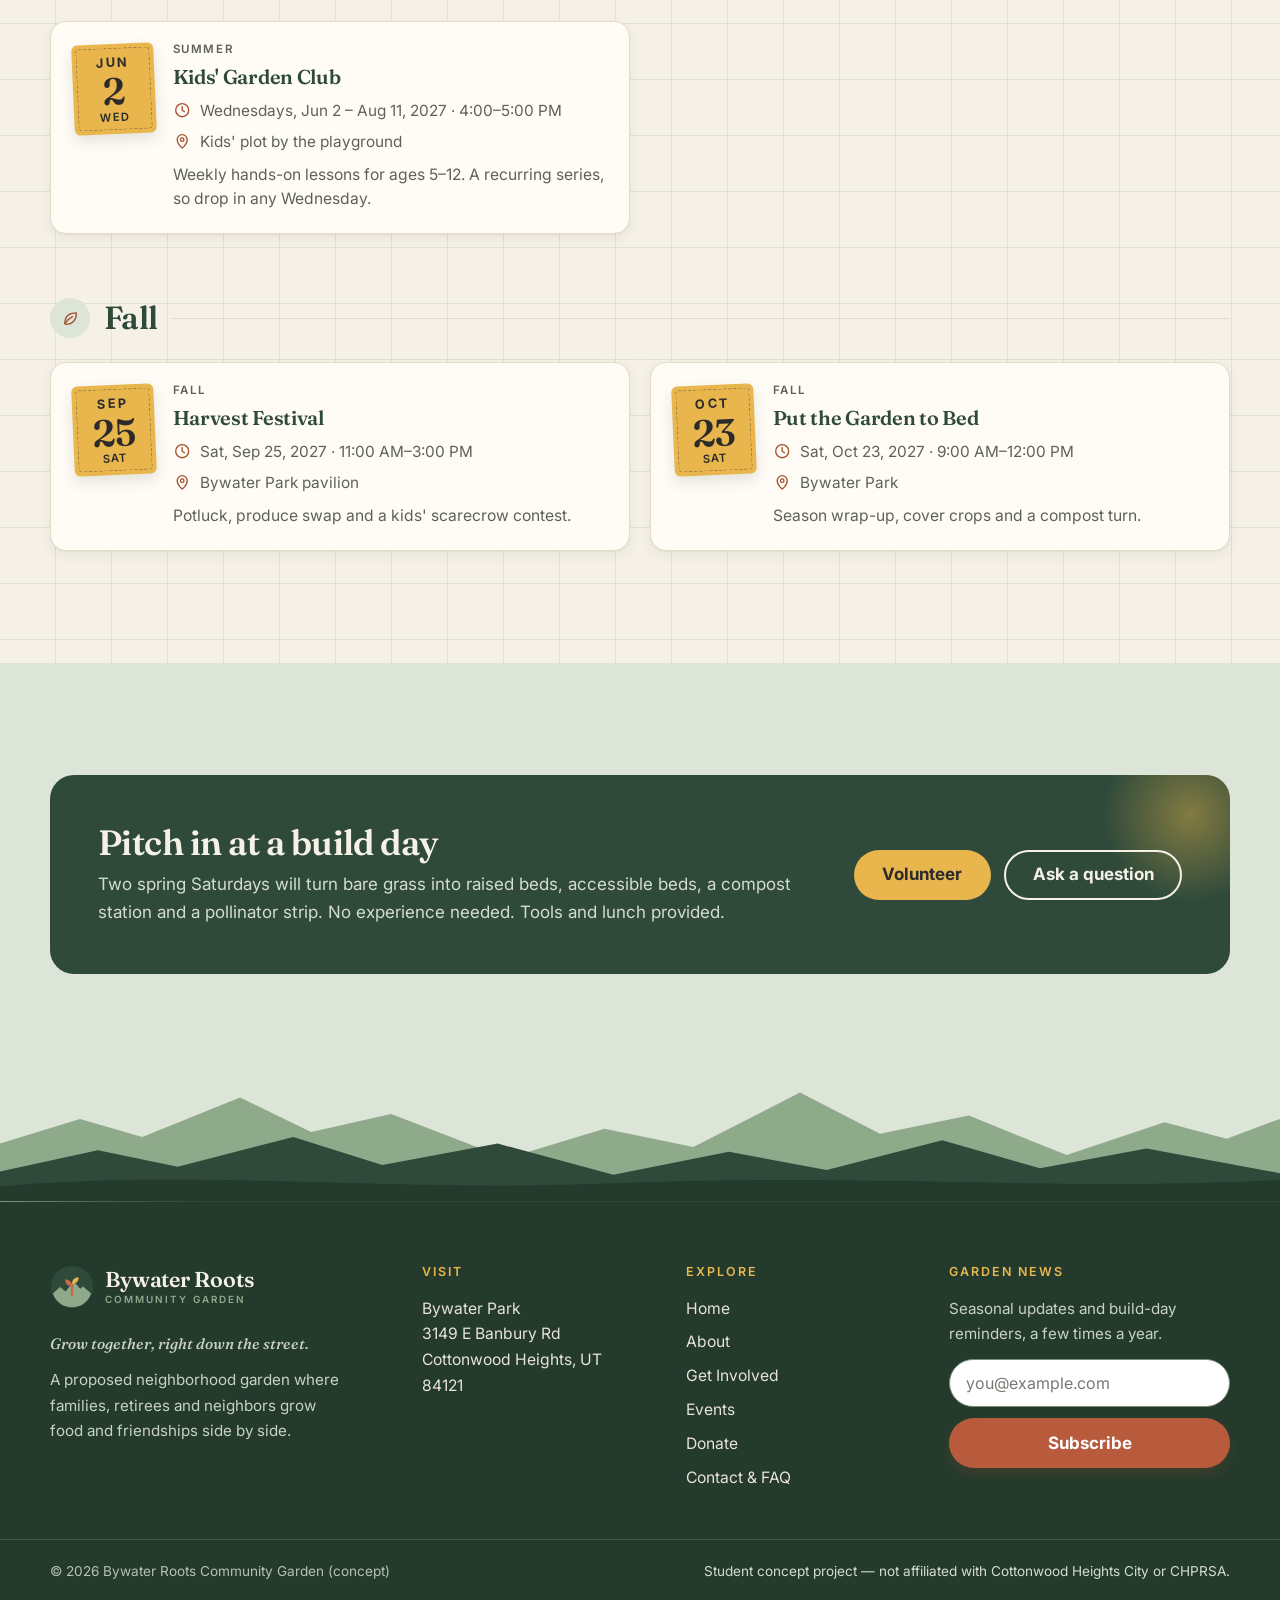
<file: events.html>
<!DOCTYPE html>
<html lang="en">
<head>
  <meta charset="utf-8">
  <meta name="viewport" content="width=device-width, initial-scale=1">
  <title>Events — Bywater Roots Community Garden</title>
  <meta name="description" content="Seed-starting workshops, build days, opening day, a kids' garden club and a harvest festival: the 2027 calendar for the proposed Bywater Roots garden.">
  <meta name="robots" content="noindex">
  <meta property="og:type" content="website">
  <meta property="og:title" content="Events — Bywater Roots Community Garden">
  <meta property="og:description" content="Seed-starting workshops, build days, Kids' Garden Club and a Harvest Festival: the proposed 2027 calendar for Bywater Roots.">
  <meta name="theme-color" content="#2F4A3A">
  <link rel="canonical" href="https://caiomsi.github.io/Bywater-Roots/events.html">
  <meta property="og:url" content="https://caiomsi.github.io/Bywater-Roots/events.html">
  <meta property="og:site_name" content="Bywater Roots Community Garden">
  <meta property="og:image" content="https://caiomsi.github.io/Bywater-Roots/images/og-image.png">
  <meta property="og:image:width" content="1200">
  <meta property="og:image:height" content="630">
  <meta property="og:image:alt" content="Bywater Roots Community Garden: Grow together, right down the street. A student concept project.">
  <meta name="twitter:card" content="summary_large_image">
  <meta name="twitter:title" content="Events — Bywater Roots Community Garden">
  <meta name="twitter:description" content="Seed-starting workshops, build days, Kids' Garden Club and a Harvest Festival: the proposed 2027 calendar for Bywater Roots.">
  <meta name="twitter:image" content="https://caiomsi.github.io/Bywater-Roots/images/og-image.png">
  <link rel="icon" href="favicon.ico" sizes="32x32">
  <link rel="icon" href="favicon.svg" type="image/svg+xml">
  <link rel="apple-touch-icon" href="apple-touch-icon.png">
  <link rel="manifest" href="site.webmanifest">
  <link rel="preconnect" href="https://fonts.googleapis.com">
  <link rel="preconnect" href="https://fonts.gstatic.com" crossorigin>
  <link href="https://fonts.googleapis.com/css2?family=Fraunces:ital,opsz,wght@0,9..144,500;0,9..144,600;0,9..144,700;1,9..144,500&amp;family=Inter:wght@400;500;600;700&amp;display=swap" rel="stylesheet">
  <link rel="stylesheet" href="css/style.css">
  <script>document.documentElement.classList.add('js');</script>
</head>
<body>
<a class="skip-link" href="#main">Skip to main content</a>

<!-- ===== SHARED HEADER (copy verbatim; move to the active link) ===== -->
<header class="site-header">
  <div class="container header-inner">
    <a class="brand" href="index.html" aria-label="Bywater Roots Community Garden — home">
      <svg class="brand__mark" aria-hidden="true" viewBox="0 0 48 48"><circle cx="24" cy="24" r="23" fill="#2F4A3A"/><path d="M3.14 31 L11 24 L17 29 L26 18 L33 26 L36 23.5 L44.86 31 A22 22 0 0 1 3.14 31 Z" fill="#8FA98B"/><path d="M24 33V21" stroke="#C46A4A" stroke-width="2.6" stroke-linecap="round" fill="none"/><path d="M24 23c0-5-3.5-7.5-7.5-7.2 0 4.7 3 7.2 7.5 7.2z" fill="#C46A4A"/><path d="M24 20.5c0-4.6 3-7.2 7.2-6.8 0 4.6-3 6.8-7.2 6.8z" fill="#E8B64C"/></svg>
      <span class="brand__text"><span class="brand__name">Bywater Roots</span><span class="brand__sub">Community Garden</span></span>
    </a>
    <button class="nav-toggle" type="button" aria-expanded="false" aria-controls="site-nav">
      <span class="visually-hidden">Menu</span><span class="nav-toggle__bars" aria-hidden="true"></span>
    </button>
    <nav class="site-nav" id="site-nav" aria-label="Main">
      <ul class="nav-list">
          <li><a href="index.html">Home</a></li>
          <li><a href="about.html">About</a></li>
          <li><a href="get-involved.html">Get Involved</a></li>
          <li><a href="events.html" aria-current="page">Events</a></li>
          <li><a href="contact.html">Contact &amp; FAQ</a></li>
          <li class="nav-cta"><a class="btn btn--primary btn--sm" href="donate.html">Donate</a></li>
      </ul>
    </nav>
  </div>
</header>
<!-- ===== /SHARED HEADER ===== -->

<main id="main" tabindex="-1">

  <section class="page-hero" aria-labelledby="page-title">
    <div class="container page-hero__inner">
      <p class="eyebrow">Events</p>
      <h1 id="page-title">A year of <em class="swash">growing</em> together</h1>
      <p class="lead">Seed-starting in winter, build days in spring, a kids' club all summer and a harvest party in fall. Come to one event or come to them all.</p>
    </div>
    <div class="ridge ridge--to-cream" aria-hidden="true"><svg viewBox="0 0 1440 140" preserveAspectRatio="none" focusable="false"><path class="r-back" d="M0 140V70l90-30 70 22 110-48 80 42 90-22 130 54 110-36 100 22 120-66 90 50 100-22 110 48 110-40 70 20 60-24v110z"/><path class="r-mid" d="M0 140v-36l110-26 90 20 130-36 100 34 130-26 130 38 130-28 110 22 130-36 110 34 120-24 150 30v40z"/><path class="r-front" d="M0 140v-18c240-22 420 8 700-4 280-12 500 10 740-4v26z"/></svg></div>
  </section>

  <section class="section section--grid section--flush-top" aria-labelledby="calendar-title">
    <div class="container">
      <div class="section-head">
        <h2 id="calendar-title" class="visually-hidden">Event calendar</h2>
        <div class="chip-row" role="group" aria-label="Filter events by season">
          <button class="chip" type="button" data-filter="all" aria-pressed="true">All</button><button class="chip" type="button" data-filter="winter" aria-pressed="false">Winter</button><button class="chip" type="button" data-filter="spring" aria-pressed="false">Spring</button><button class="chip" type="button" data-filter="summer" aria-pressed="false">Summer</button><button class="chip" type="button" data-filter="fall" aria-pressed="false">Fall</button>
        </div>
        <p class="filter-status" data-filter-status aria-live="polite"></p>
      </div>
    <section class="season-group" data-season="winter" aria-labelledby="season-winter">
      <h2 class="season-heading" id="season-winter"><span class="icon-badge icon-badge--sm"><svg class="icon" aria-hidden="true" viewBox="0 0 24 24" width="24" height="24" fill="none" stroke="currentColor" stroke-width="1.75" stroke-linecap="round" stroke-linejoin="round"><rect x="3.5" y="5" width="17" height="15.5" rx="2.5"/><path d="M3.5 10h17M8 3v4M16 3v4"/></svg></span>Winter</h2>
      <div class="event-list event-list--2">
        <article class="event-card reveal" data-season="winter">
          <div class="date-stamp" aria-hidden="true"><span class="date-stamp__month">Feb</span><span class="date-stamp__day">20</span><span class="date-stamp__dow">Sat</span></div>
          <div class="event-card__body">
            <p class="event-card__season">Winter</p>
            <h3 class="event-card__title">Winter Seed-Starting Workshop</h3>
            <ul class="meta-list">
              <li><svg class="icon icon--sm" aria-hidden="true" viewBox="0 0 24 24" width="24" height="24" fill="none" stroke="currentColor" stroke-width="1.75" stroke-linecap="round" stroke-linejoin="round"><circle cx="12" cy="12" r="8.5"/><path d="M12 7.5V12l3 2"/></svg><span>Sat, Feb 20, 2027 &middot; 10:00–11:30 AM</span></li>
              <li><svg class="icon icon--sm" aria-hidden="true" viewBox="0 0 24 24" width="24" height="24" fill="none" stroke="currentColor" stroke-width="1.75" stroke-linecap="round" stroke-linejoin="round"><path d="M12 21s-6.5-5.7-6.5-11a6.5 6.5 0 0 1 13 0c0 5.3-6.5 11-6.5 11z"/><circle cx="12" cy="10" r="2.3"/></svg><span>Cottonwood Heights Recreation Center</span></li>
            </ul>
            <p>Start tomatoes and peppers indoors, and take home a seed tray.</p>
          </div>
        </article>
        <article class="event-card reveal" data-season="winter">
          <div class="date-stamp" aria-hidden="true"><span class="date-stamp__month">Mar</span><span class="date-stamp__day">11</span><span class="date-stamp__dow">Thu</span></div>
          <div class="event-card__body">
            <p class="event-card__season">Winter</p>
            <h3 class="event-card__title">Garden Planning Night</h3>
            <ul class="meta-list">
              <li><svg class="icon icon--sm" aria-hidden="true" viewBox="0 0 24 24" width="24" height="24" fill="none" stroke="currentColor" stroke-width="1.75" stroke-linecap="round" stroke-linejoin="round"><circle cx="12" cy="12" r="8.5"/><path d="M12 7.5V12l3 2"/></svg><span>Thu, Mar 11, 2027 &middot; 6:30–8:00 PM</span></li>
              <li><svg class="icon icon--sm" aria-hidden="true" viewBox="0 0 24 24" width="24" height="24" fill="none" stroke="currentColor" stroke-width="1.75" stroke-linecap="round" stroke-linejoin="round"><path d="M12 21s-6.5-5.7-6.5-11a6.5 6.5 0 0 1 13 0c0 5.3-6.5 11-6.5 11z"/><circle cx="12" cy="10" r="2.3"/></svg><span>Cottonwood Heights Recreation Center</span></li>
            </ul>
            <p>Map your bed, learn companion planting, and get Utah frost dates.</p>
          </div>
        </article>
      </div>
    </section>
    <section class="season-group" data-season="spring" aria-labelledby="season-spring">
      <h2 class="season-heading" id="season-spring"><span class="icon-badge icon-badge--sm"><svg class="icon" aria-hidden="true" viewBox="0 0 24 24" width="24" height="24" fill="none" stroke="currentColor" stroke-width="1.75" stroke-linecap="round" stroke-linejoin="round"><path d="M12 21v-9"/><path d="M12 12c0-3.5-2.5-6-6.5-6 0 3.8 2.5 6 6.5 6z"/><path d="M12 14c0-3 2.2-5.5 6-5.5 0 3.5-2.4 5.5-6 5.5z"/></svg></span>Spring</h2>
      <div class="event-list event-list--2">
        <article class="event-card reveal" data-season="spring">
          <div class="date-stamp" aria-hidden="true"><span class="date-stamp__month">Mar</span><span class="date-stamp__day">27</span><span class="date-stamp__dow">Sat</span></div>
          <div class="event-card__body">
            <p class="event-card__season">Spring</p>
            <h3 class="event-card__title">Volunteer Build Day #1</h3>
            <ul class="meta-list">
              <li><svg class="icon icon--sm" aria-hidden="true" viewBox="0 0 24 24" width="24" height="24" fill="none" stroke="currentColor" stroke-width="1.75" stroke-linecap="round" stroke-linejoin="round"><circle cx="12" cy="12" r="8.5"/><path d="M12 7.5V12l3 2"/></svg><span>Sat, Mar 27, 2027 &middot; 9:00 AM–1:00 PM</span></li>
              <li><svg class="icon icon--sm" aria-hidden="true" viewBox="0 0 24 24" width="24" height="24" fill="none" stroke="currentColor" stroke-width="1.75" stroke-linecap="round" stroke-linejoin="round"><path d="M12 21s-6.5-5.7-6.5-11a6.5 6.5 0 0 1 13 0c0 5.3-6.5 11-6.5 11z"/><circle cx="12" cy="10" r="2.3"/></svg><span>Bywater Park</span></li>
            </ul>
            <p>Build and fill raised beds. Tools and lunch provided.</p>
          </div>
        </article>
        <article class="event-card reveal" data-season="spring">
          <div class="date-stamp" aria-hidden="true"><span class="date-stamp__month">Apr</span><span class="date-stamp__day">10</span><span class="date-stamp__dow">Sat</span></div>
          <div class="event-card__body">
            <p class="event-card__season">Spring</p>
            <h3 class="event-card__title">Volunteer Build Day #2</h3>
            <ul class="meta-list">
              <li><svg class="icon icon--sm" aria-hidden="true" viewBox="0 0 24 24" width="24" height="24" fill="none" stroke="currentColor" stroke-width="1.75" stroke-linecap="round" stroke-linejoin="round"><circle cx="12" cy="12" r="8.5"/><path d="M12 7.5V12l3 2"/></svg><span>Sat, Apr 10, 2027 &middot; 9:00 AM–1:00 PM</span></li>
              <li><svg class="icon icon--sm" aria-hidden="true" viewBox="0 0 24 24" width="24" height="24" fill="none" stroke="currentColor" stroke-width="1.75" stroke-linecap="round" stroke-linejoin="round"><path d="M12 21s-6.5-5.7-6.5-11a6.5 6.5 0 0 1 13 0c0 5.3-6.5 11-6.5 11z"/><circle cx="12" cy="10" r="2.3"/></svg><span>Bywater Park</span></li>
            </ul>
            <p>ADA beds, the compost station and pollinator strip prep.</p>
          </div>
        </article>
        <article class="event-card reveal" data-season="spring">
          <div class="date-stamp" aria-hidden="true"><span class="date-stamp__month">Apr</span><span class="date-stamp__day">17</span><span class="date-stamp__dow">Sat</span></div>
          <div class="event-card__body">
            <p class="event-card__season">Spring</p>
            <h3 class="event-card__title">Spring Opening Day</h3>
            <ul class="meta-list">
              <li><svg class="icon icon--sm" aria-hidden="true" viewBox="0 0 24 24" width="24" height="24" fill="none" stroke="currentColor" stroke-width="1.75" stroke-linecap="round" stroke-linejoin="round"><circle cx="12" cy="12" r="8.5"/><path d="M12 7.5V12l3 2"/></svg><span>Sat, Apr 17, 2027 &middot; 10:00 AM–2:00 PM</span></li>
              <li><svg class="icon icon--sm" aria-hidden="true" viewBox="0 0 24 24" width="24" height="24" fill="none" stroke="currentColor" stroke-width="1.75" stroke-linecap="round" stroke-linejoin="round"><path d="M12 21s-6.5-5.7-6.5-11a6.5 6.5 0 0 1 13 0c0 5.3-6.5 11-6.5 11z"/><circle cx="12" cy="10" r="2.3"/></svg><span>Bywater Park pavilion</span></li>
            </ul>
            <p>Plot hand-off, ribbon cutting and a seedling swap.</p>
          </div>
        </article>
        <article class="event-card reveal" data-season="spring">
          <div class="date-stamp" aria-hidden="true"><span class="date-stamp__month">May</span><span class="date-stamp__day">15</span><span class="date-stamp__dow">Sat</span></div>
          <div class="event-card__body">
            <p class="event-card__season">Spring</p>
            <h3 class="event-card__title">Pollinator Planting Party</h3>
            <ul class="meta-list">
              <li><svg class="icon icon--sm" aria-hidden="true" viewBox="0 0 24 24" width="24" height="24" fill="none" stroke="currentColor" stroke-width="1.75" stroke-linecap="round" stroke-linejoin="round"><circle cx="12" cy="12" r="8.5"/><path d="M12 7.5V12l3 2"/></svg><span>Sat, May 15, 2027 &middot; 9:00–11:00 AM</span></li>
              <li><svg class="icon icon--sm" aria-hidden="true" viewBox="0 0 24 24" width="24" height="24" fill="none" stroke="currentColor" stroke-width="1.75" stroke-linecap="round" stroke-linejoin="round"><path d="M12 21s-6.5-5.7-6.5-11a6.5 6.5 0 0 1 13 0c0 5.3-6.5 11-6.5 11z"/><circle cx="12" cy="10" r="2.3"/></svg><span>Pollinator strip</span></li>
            </ul>
            <p>Plant native flowers for bees and butterflies.</p>
          </div>
        </article>
      </div>
    </section>
    <section class="season-group" data-season="summer" aria-labelledby="season-summer">
      <h2 class="season-heading" id="season-summer"><span class="icon-badge icon-badge--sm"><svg class="icon" aria-hidden="true" viewBox="0 0 24 24" width="24" height="24" fill="none" stroke="currentColor" stroke-width="1.75" stroke-linecap="round" stroke-linejoin="round"><circle cx="12" cy="12" r="4"/><path d="M12 2.5V5M12 19v2.5M2.5 12H5M19 12h2.5M5.3 5.3l1.8 1.8M16.9 16.9l1.8 1.8M5.3 18.7l1.8-1.8M16.9 7.1l1.8-1.8"/></svg></span>Summer</h2>
      <div class="event-list event-list--2">
        <article class="event-card reveal" data-season="summer">
          <div class="date-stamp" aria-hidden="true"><span class="date-stamp__month">Jun</span><span class="date-stamp__day">2</span><span class="date-stamp__dow">Wed</span></div>
          <div class="event-card__body">
            <p class="event-card__season">Summer</p>
            <h3 class="event-card__title">Kids' Garden Club</h3>
            <ul class="meta-list">
              <li><svg class="icon icon--sm" aria-hidden="true" viewBox="0 0 24 24" width="24" height="24" fill="none" stroke="currentColor" stroke-width="1.75" stroke-linecap="round" stroke-linejoin="round"><circle cx="12" cy="12" r="8.5"/><path d="M12 7.5V12l3 2"/></svg><span>Wednesdays, Jun 2 – Aug 11, 2027 &middot; 4:00–5:00 PM</span></li>
              <li><svg class="icon icon--sm" aria-hidden="true" viewBox="0 0 24 24" width="24" height="24" fill="none" stroke="currentColor" stroke-width="1.75" stroke-linecap="round" stroke-linejoin="round"><path d="M12 21s-6.5-5.7-6.5-11a6.5 6.5 0 0 1 13 0c0 5.3-6.5 11-6.5 11z"/><circle cx="12" cy="10" r="2.3"/></svg><span>Kids' plot by the playground</span></li>
            </ul>
            <p>Weekly hands-on lessons for ages 5–12. A recurring series, so drop in any Wednesday.</p>
          </div>
        </article>
      </div>
    </section>
    <section class="season-group" data-season="fall" aria-labelledby="season-fall">
      <h2 class="season-heading" id="season-fall"><span class="icon-badge icon-badge--sm"><svg class="icon" aria-hidden="true" viewBox="0 0 24 24" width="24" height="24" fill="none" stroke="currentColor" stroke-width="1.75" stroke-linecap="round" stroke-linejoin="round"><path d="M5 19c0-9 5-14 15-14 0 10-5 15-14 15"/><path d="M5 19c3-4 6-7 10-9"/></svg></span>Fall</h2>
      <div class="event-list event-list--2">
        <article class="event-card reveal" data-season="fall">
          <div class="date-stamp" aria-hidden="true"><span class="date-stamp__month">Sep</span><span class="date-stamp__day">25</span><span class="date-stamp__dow">Sat</span></div>
          <div class="event-card__body">
            <p class="event-card__season">Fall</p>
            <h3 class="event-card__title">Harvest Festival</h3>
            <ul class="meta-list">
              <li><svg class="icon icon--sm" aria-hidden="true" viewBox="0 0 24 24" width="24" height="24" fill="none" stroke="currentColor" stroke-width="1.75" stroke-linecap="round" stroke-linejoin="round"><circle cx="12" cy="12" r="8.5"/><path d="M12 7.5V12l3 2"/></svg><span>Sat, Sep 25, 2027 &middot; 11:00 AM–3:00 PM</span></li>
              <li><svg class="icon icon--sm" aria-hidden="true" viewBox="0 0 24 24" width="24" height="24" fill="none" stroke="currentColor" stroke-width="1.75" stroke-linecap="round" stroke-linejoin="round"><path d="M12 21s-6.5-5.7-6.5-11a6.5 6.5 0 0 1 13 0c0 5.3-6.5 11-6.5 11z"/><circle cx="12" cy="10" r="2.3"/></svg><span>Bywater Park pavilion</span></li>
            </ul>
            <p>Potluck, produce swap and a kids' scarecrow contest.</p>
          </div>
        </article>
        <article class="event-card reveal" data-season="fall">
          <div class="date-stamp" aria-hidden="true"><span class="date-stamp__month">Oct</span><span class="date-stamp__day">23</span><span class="date-stamp__dow">Sat</span></div>
          <div class="event-card__body">
            <p class="event-card__season">Fall</p>
            <h3 class="event-card__title">Put the Garden to Bed</h3>
            <ul class="meta-list">
              <li><svg class="icon icon--sm" aria-hidden="true" viewBox="0 0 24 24" width="24" height="24" fill="none" stroke="currentColor" stroke-width="1.75" stroke-linecap="round" stroke-linejoin="round"><circle cx="12" cy="12" r="8.5"/><path d="M12 7.5V12l3 2"/></svg><span>Sat, Oct 23, 2027 &middot; 9:00 AM–12:00 PM</span></li>
              <li><svg class="icon icon--sm" aria-hidden="true" viewBox="0 0 24 24" width="24" height="24" fill="none" stroke="currentColor" stroke-width="1.75" stroke-linecap="round" stroke-linejoin="round"><path d="M12 21s-6.5-5.7-6.5-11a6.5 6.5 0 0 1 13 0c0 5.3-6.5 11-6.5 11z"/><circle cx="12" cy="10" r="2.3"/></svg><span>Bywater Park</span></li>
            </ul>
            <p>Season wrap-up, cover crops and a compost turn.</p>
          </div>
        </article>
      </div>
    </section>
    </div>
  </section>

  <section class="section section--sage" aria-labelledby="cta-title">
    <div class="container">
      <div class="cta-band cta-band--pine reveal">
        <div class="cta-band__text">
          <h2 id="cta-title">Pitch in at a build day</h2>
          <p>Two spring Saturdays will turn bare grass into raised beds, accessible beds, a compost station and a pollinator strip. No experience needed. Tools and lunch provided.</p>
        </div>
        <div class="cta-band__actions">
          <a class="btn btn--sun" href="get-involved.html#volunteer">Volunteer</a>
          <a class="btn btn--on-dark" href="contact.html">Ask a question</a>
        </div>
      </div>
    </div>
  </section>

</main>

<div class="ridge ridge--footer ridge--sky-sage" aria-hidden="true"><svg viewBox="0 0 1440 140" preserveAspectRatio="none" focusable="false"><path class="r-back" d="M0 140V70l90-30 70 22 110-48 80 42 90-22 130 54 110-36 100 22 120-66 90 50 100-22 110 48 110-40 70 20 60-24v110z"/><path class="r-mid" d="M0 140v-36l110-26 90 20 130-36 100 34 130-26 130 38 130-28 110 22 130-36 110 34 120-24 150 30v40z"/><path class="r-front" d="M0 140v-18c240-22 420 8 700-4 280-12 500 10 740-4v26z"/></svg></div>
<footer class="site-footer">
  <div class="container footer-grid">
    <div class="footer-col">
      <a class="brand" href="index.html" aria-label="Bywater Roots Community Garden — home">
        <svg class="brand__mark" aria-hidden="true" viewBox="0 0 48 48"><circle cx="24" cy="24" r="23" fill="#2F4A3A"/><path d="M3.14 31 L11 24 L17 29 L26 18 L33 26 L36 23.5 L44.86 31 A22 22 0 0 1 3.14 31 Z" fill="#8FA98B"/><path d="M24 33V21" stroke="#C46A4A" stroke-width="2.6" stroke-linecap="round" fill="none"/><path d="M24 23c0-5-3.5-7.5-7.5-7.2 0 4.7 3 7.2 7.5 7.2z" fill="#C46A4A"/><path d="M24 20.5c0-4.6 3-7.2 7.2-6.8 0 4.6-3 6.8-7.2 6.8z" fill="#E8B64C"/></svg>
        <span class="brand__text"><span class="brand__name">Bywater Roots</span><span class="brand__sub">Community Garden</span></span>
      </a>
      <p class="footer-tagline">Grow together, right down the street.</p>
      <p class="footer-mission">A proposed neighborhood garden where families, retirees and neighbors grow food and friendships side by side.</p>
    </div>
    <div class="footer-col">
      <h2 class="footer-title">Visit</h2>
      <address>Bywater Park<br>3149 E Banbury Rd<br>Cottonwood Heights, UT 84121</address>
    </div>
    <div class="footer-col">
      <h2 class="footer-title">Explore</h2>
      <ul class="footer-links">
        <li><a href="index.html">Home</a></li>
        <li><a href="about.html">About</a></li>
        <li><a href="get-involved.html">Get Involved</a></li>
        <li><a href="events.html">Events</a></li>
        <li><a href="donate.html">Donate</a></li>
        <li><a href="contact.html">Contact &amp; FAQ</a></li>
      </ul>
    </div>
    <div class="footer-col">
      <h2 class="footer-title">Garden news</h2>
      <p>Seasonal updates and build-day reminders, a few times a year.</p>
      <form class="inline-form inline-form--stack" data-mock-form data-confirm-title="You're on the list" data-confirm="Thanks! We'll send garden news to {email}. (Concept demo — nothing was actually sent.)">
        <label class="visually-hidden" for="footer-email">Email address</label>
        <input class="input" type="email" id="footer-email" name="email" placeholder="you@example.com" autocomplete="email" required>
        <button class="btn btn--primary" type="submit">Subscribe</button>
      </form>
    </div>
  </div>
  <div class="footer-bottom">
    <div class="container">
      <p>&copy; <span data-year>2026</span> Bywater Roots Community Garden (concept)</p>
      <p class="disclaimer">Student concept project — not affiliated with Cottonwood Heights City or CHPRSA.</p>
    </div>
  </div>
</footer>
<!-- ===== /SHARED FOOTER ===== -->

<script src="js/main.js"></script>
</body>
</html>
</file>
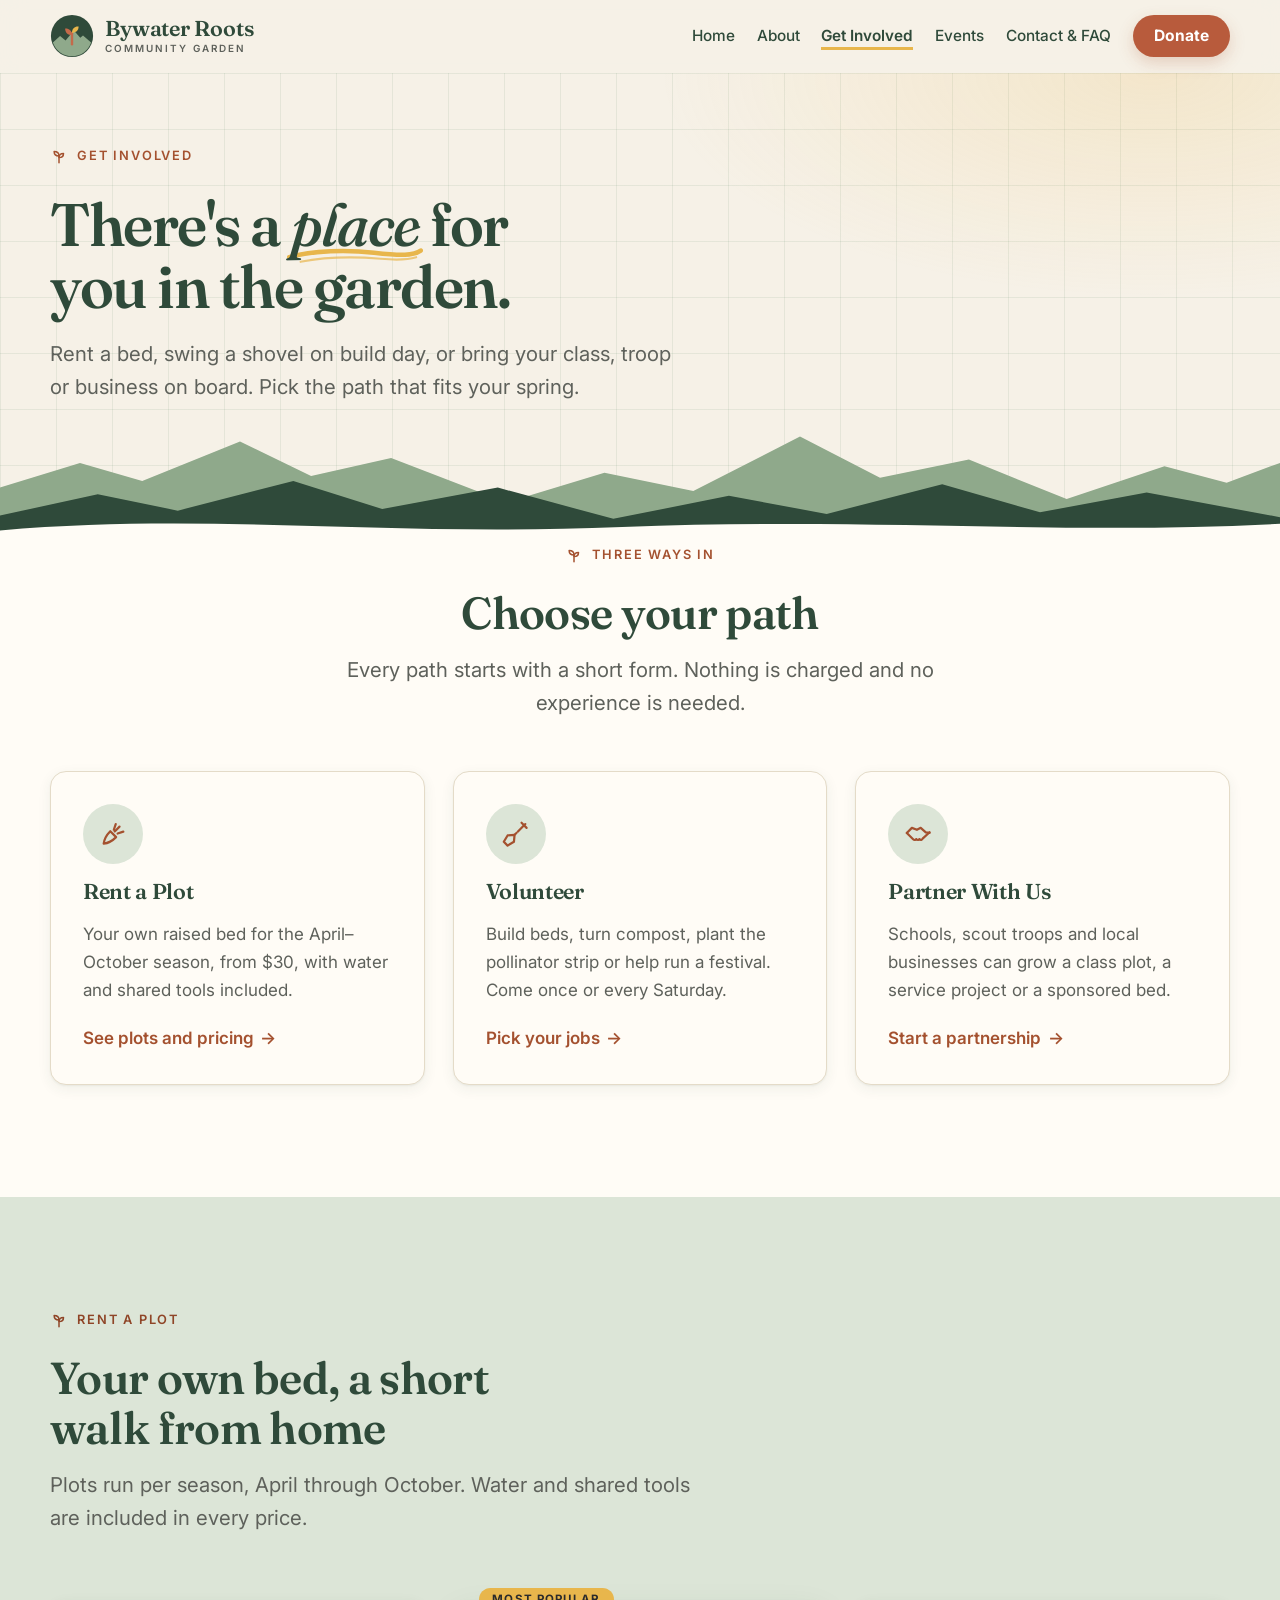
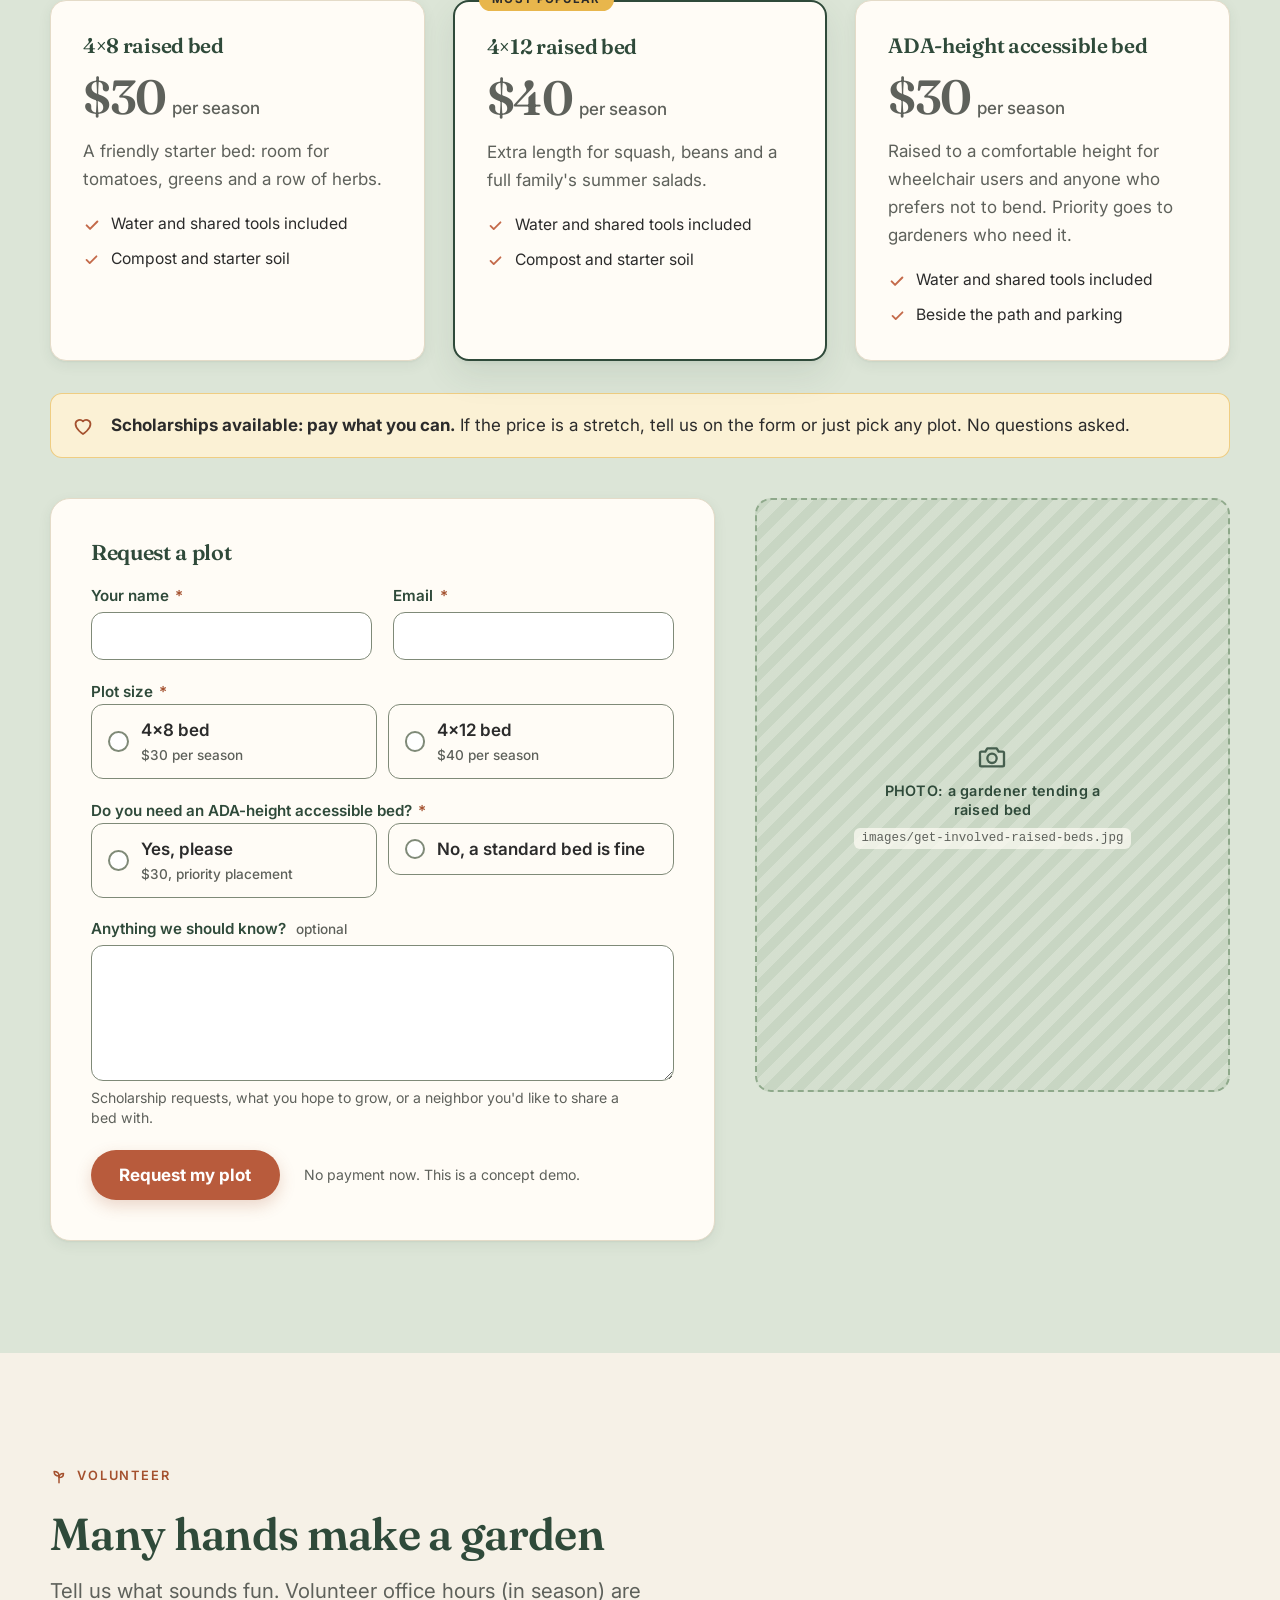
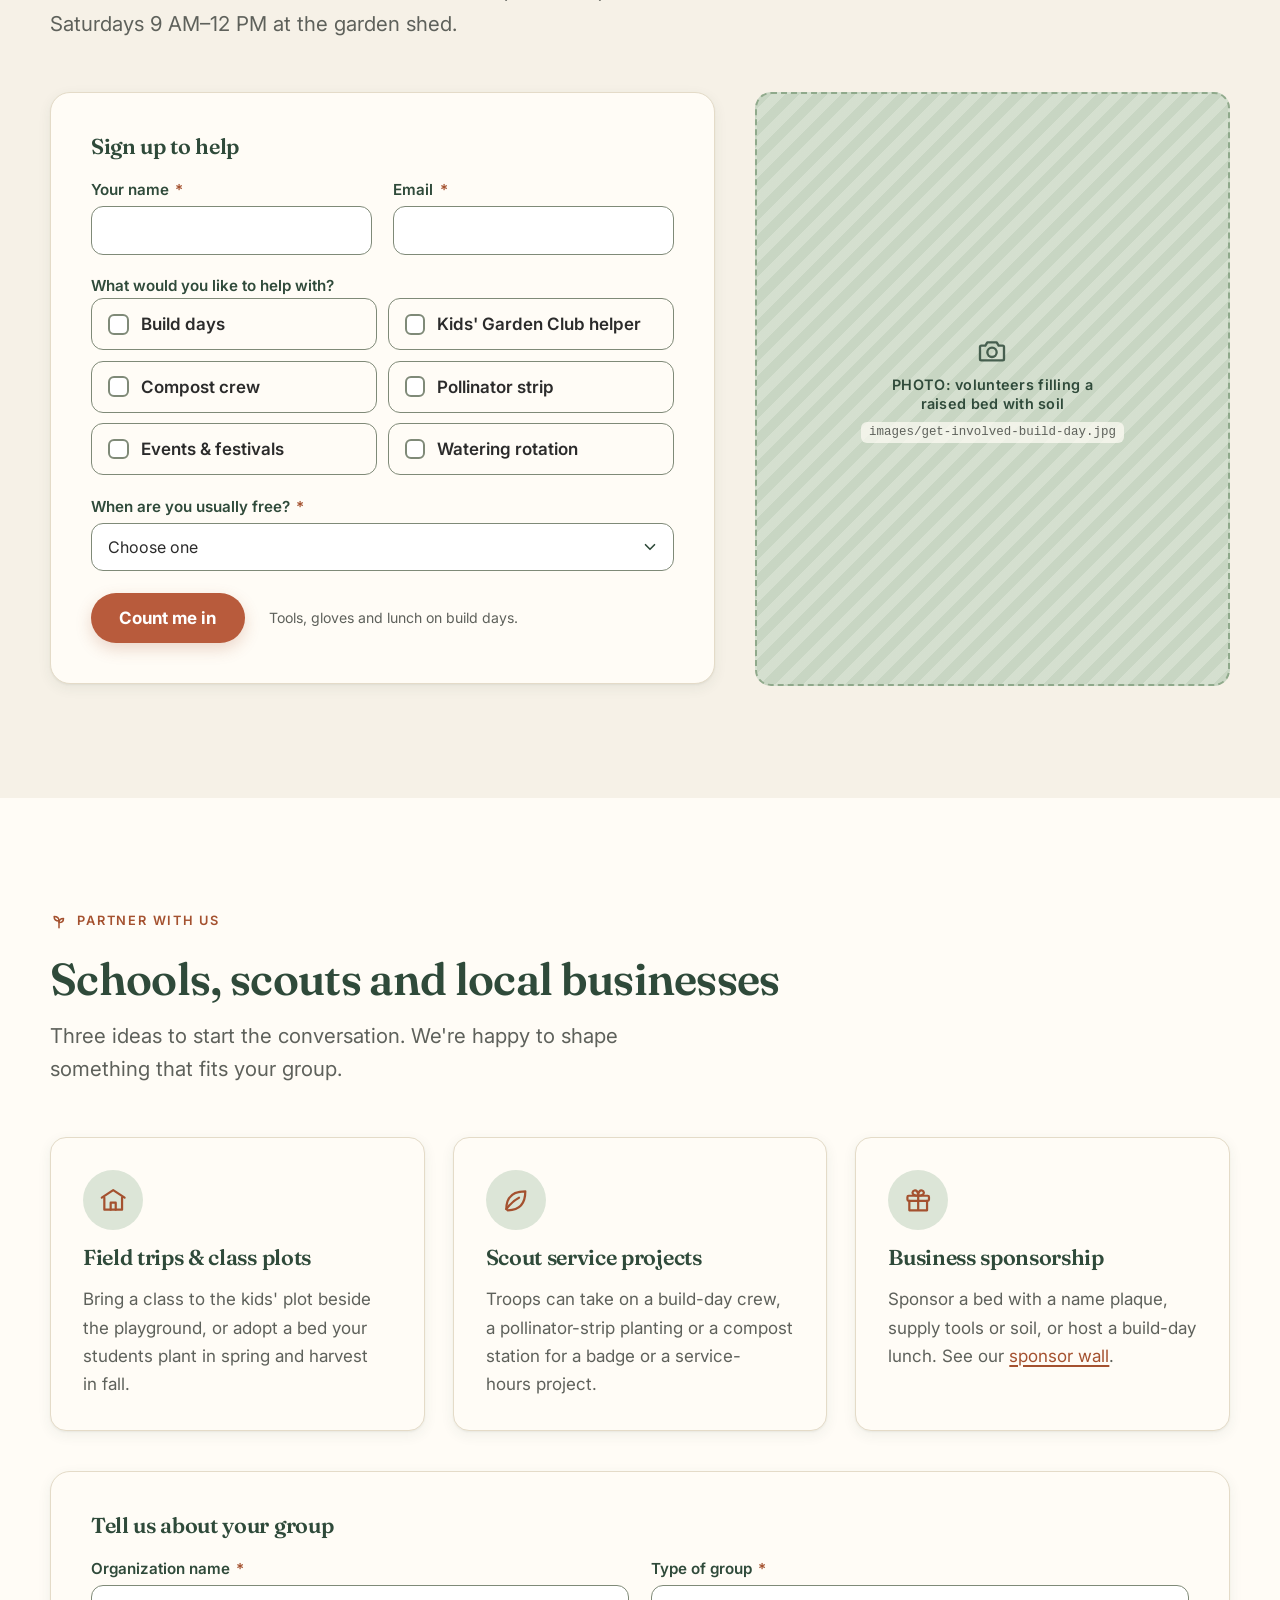
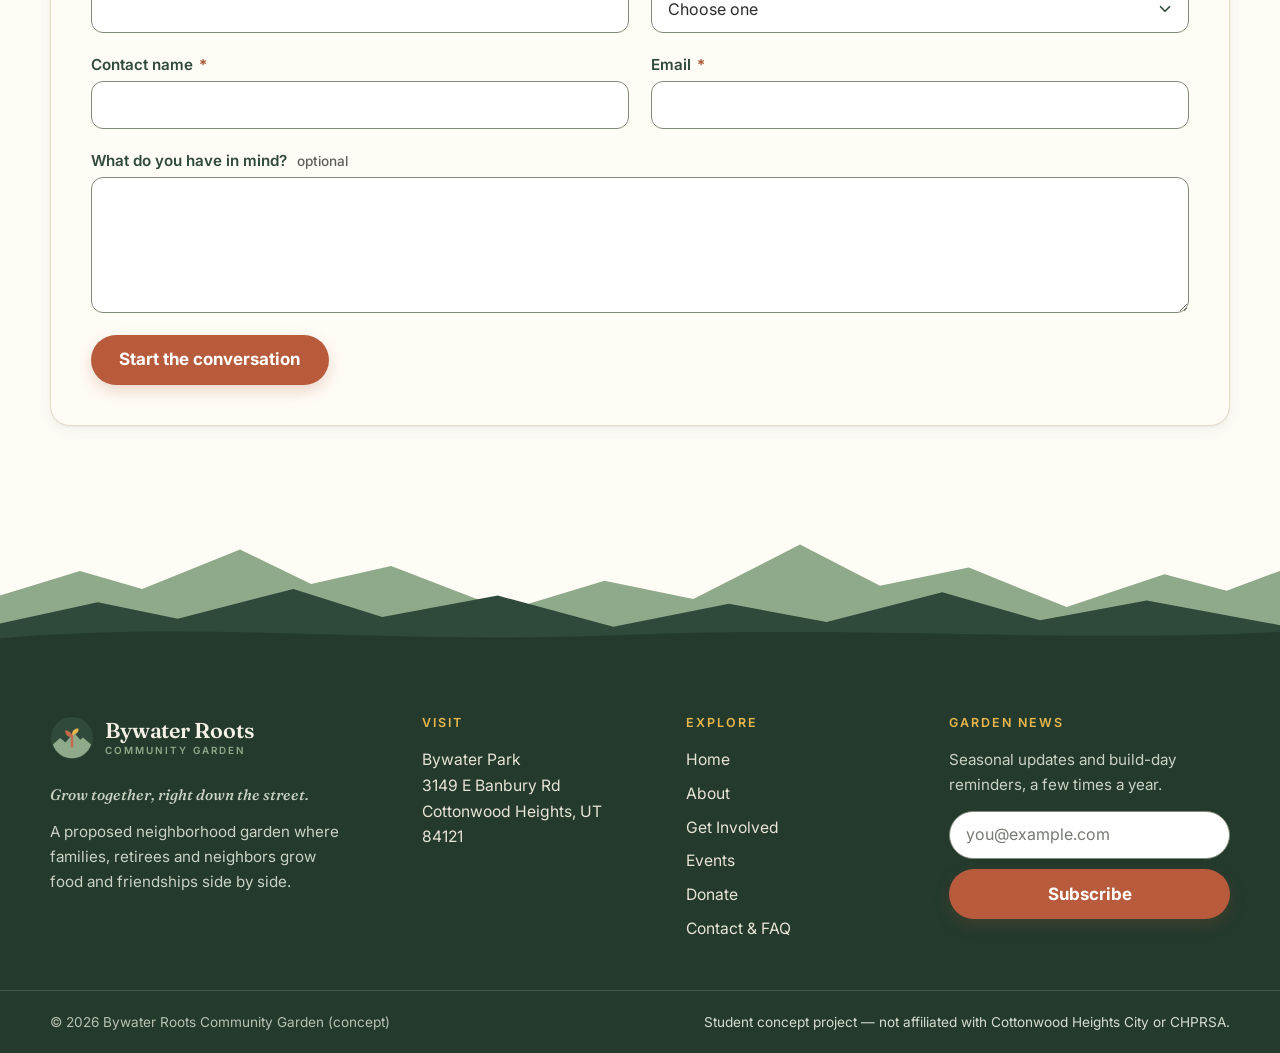
<file: get-involved.html>
<!DOCTYPE html>
<html lang="en">
<head>
  <meta charset="utf-8">
  <meta name="viewport" content="width=device-width, initial-scale=1">
  <title>Rent a Plot, Volunteer or Partner | Bywater Roots</title>
  <meta name="description" content="Rent a raised-bed plot for $30–$40 a season, volunteer at build days, or partner as a school, scout troop or business with the proposed Bywater Roots garden.">
  <meta name="robots" content="noindex">
  <meta property="og:type" content="website">
  <meta property="og:title" content="Rent a Plot, Volunteer or Partner | Bywater Roots">
  <meta property="og:description" content="Rent a plot, volunteer, or partner with a proposed community garden at Bywater Park, Cottonwood Heights, UT. Student concept project.">
  <meta name="theme-color" content="#2F4A3A">
  <link rel="canonical" href="https://caiomsi.github.io/Bywater-Roots/get-involved.html">
  <meta property="og:url" content="https://caiomsi.github.io/Bywater-Roots/get-involved.html">
  <meta property="og:site_name" content="Bywater Roots Community Garden">
  <meta property="og:image" content="https://caiomsi.github.io/Bywater-Roots/images/og-image.png">
  <meta property="og:image:width" content="1200">
  <meta property="og:image:height" content="630">
  <meta property="og:image:alt" content="Bywater Roots Community Garden: Grow together, right down the street. A student concept project.">
  <meta name="twitter:card" content="summary_large_image">
  <meta name="twitter:title" content="Rent a Plot, Volunteer or Partner | Bywater Roots">
  <meta name="twitter:description" content="Rent a plot, volunteer, or partner with a proposed community garden at Bywater Park, Cottonwood Heights, UT. Student concept project.">
  <meta name="twitter:image" content="https://caiomsi.github.io/Bywater-Roots/images/og-image.png">
  <link rel="icon" href="favicon.ico" sizes="32x32">
  <link rel="icon" href="favicon.svg" type="image/svg+xml">
  <link rel="apple-touch-icon" href="apple-touch-icon.png">
  <link rel="manifest" href="site.webmanifest">
  <link rel="preconnect" href="https://fonts.googleapis.com">
  <link rel="preconnect" href="https://fonts.gstatic.com" crossorigin>
  <link href="https://fonts.googleapis.com/css2?family=Fraunces:ital,opsz,wght@0,9..144,500;0,9..144,600;0,9..144,700;1,9..144,500&amp;family=Inter:wght@400;500;600;700&amp;display=swap" rel="stylesheet">
  <link rel="stylesheet" href="css/style.css">
  <link rel="stylesheet" href="css/get-involved.css">
  <script>document.documentElement.classList.add('js');</script>
</head>
<body>
<a class="skip-link" href="#main">Skip to main content</a>

<!-- ===== SHARED HEADER (copy verbatim; move to the active link) ===== -->
<header class="site-header">
  <div class="container header-inner">
    <a class="brand" href="index.html" aria-label="Bywater Roots Community Garden — home">
      <svg class="brand__mark" aria-hidden="true" viewBox="0 0 48 48"><circle cx="24" cy="24" r="23" fill="#2F4A3A"/><path d="M3.14 31 L11 24 L17 29 L26 18 L33 26 L36 23.5 L44.86 31 A22 22 0 0 1 3.14 31 Z" fill="#8FA98B"/><path d="M24 33V21" stroke="#C46A4A" stroke-width="2.6" stroke-linecap="round" fill="none"/><path d="M24 23c0-5-3.5-7.5-7.5-7.2 0 4.7 3 7.2 7.5 7.2z" fill="#C46A4A"/><path d="M24 20.5c0-4.6 3-7.2 7.2-6.8 0 4.6-3 6.8-7.2 6.8z" fill="#E8B64C"/></svg>
      <span class="brand__text"><span class="brand__name">Bywater Roots</span><span class="brand__sub">Community Garden</span></span>
    </a>
    <button class="nav-toggle" type="button" aria-expanded="false" aria-controls="site-nav">
      <span class="visually-hidden">Menu</span><span class="nav-toggle__bars" aria-hidden="true"></span>
    </button>
    <nav class="site-nav" id="site-nav" aria-label="Main">
      <ul class="nav-list">
          <li><a href="index.html">Home</a></li>
          <li><a href="about.html">About</a></li>
          <li><a href="get-involved.html" aria-current="page">Get Involved</a></li>
          <li><a href="events.html">Events</a></li>
          <li><a href="contact.html">Contact &amp; FAQ</a></li>
          <li class="nav-cta"><a class="btn btn--primary btn--sm" href="donate.html">Donate</a></li>
      </ul>
    </nav>
  </div>
</header>

<main id="main" tabindex="-1">

  <!-- ===== PAGE HERO ===== -->
  <section class="page-hero" aria-labelledby="page-title">
    <div class="container">
      <div class="page-hero__inner">
        <p class="eyebrow">Get involved</p>
        <h1 id="page-title">There's a <em class="swash">place</em> for you in the garden.</h1>
        <p class="lead">Rent a bed, swing a shovel on build day, or bring your class, troop or business on board. Pick the path that fits your spring.</p>
      </div>
    </div>
    <div class="ridge ridge--to-paper" aria-hidden="true"><svg viewBox="0 0 1440 140" preserveAspectRatio="none" focusable="false"><path class="r-back" d="M0 140V70l90-30 70 22 110-48 80 42 90-22 130 54 110-36 100 22 120-66 90 50 100-22 110 48 110-40 70 20 60-24v110z"/><path class="r-mid" d="M0 140v-36l110-26 90 20 130-36 100 34 130-26 130 38 130-28 110 22 130-36 110 34 120-24 150 30v40z"/><path class="r-front" d="M0 140v-18c240-22 420 8 700-4 280-12 500 10 740-4v26z"/></svg></div>
  </section>

  <!-- ===== THREE PATHS ===== -->
  <section class="section section--paper section--flush-top" aria-labelledby="paths-title">
    <div class="container">
      <div class="section-head section-head--center">
        <p class="eyebrow">Three ways in</p>
        <h2 id="paths-title">Choose your path</h2>
        <p class="lead">Every path starts with a short form. Nothing is charged and no experience is needed.</p>
      </div>
      <div class="grid grid--3">
        <article class="card card--link reveal">
          <span class="icon-badge icon-badge--lg"><svg class="icon" aria-hidden="true" viewBox="0 0 24 24" width="24" height="24" fill="none" stroke="currentColor" stroke-width="1.75" stroke-linecap="round" stroke-linejoin="round"><path d="M4.5 19.5c.4-3.2 2-6.6 5.2-9.8l4.6 4.6c-3.2 3.2-6.6 4.8-9.8 5.2z"/><path d="M12.5 8.5 14 4M15.5 11.5 20 10M13.2 9.8 17 6"/></svg></span>
          <h3 class="card__title">Rent a Plot</h3>
          <p class="card__text">Your own raised bed for the April–October season, from $30, with water and shared tools included.</p>
          <a class="card__link link-arrow" href="#rent">See plots and pricing</a>
        </article>
        <article class="card card--link reveal">
          <span class="icon-badge icon-badge--lg"><svg class="icon" aria-hidden="true" viewBox="0 0 24 24" width="24" height="24" fill="none" stroke="currentColor" stroke-width="1.75" stroke-linecap="round" stroke-linejoin="round"><path d="m14 10 6-6"/><path d="m17 3 4 4"/><path d="M13 11l-1.5 1.5"/><path d="M11.5 12.5 6 13l-3 5 3 3 5-3 .5-5.5z"/></svg></span>
          <h3 class="card__title">Volunteer</h3>
          <p class="card__text">Build beds, turn compost, plant the pollinator strip or help run a festival. Come once or every Saturday.</p>
          <a class="card__link link-arrow" href="#volunteer">Pick your jobs</a>
        </article>
        <article class="card card--link reveal">
          <span class="icon-badge icon-badge--lg"><svg class="icon" aria-hidden="true" viewBox="0 0 24 24" width="24" height="24" fill="none" stroke="currentColor" stroke-width="1.75" stroke-linecap="round" stroke-linejoin="round"><path d="m3 11 4-4 4 1.5L14 7l4 3.5 3 .5"/><path d="m3 11 5 5c1 1 2 .5 2.5 0"/><path d="M10.5 16c1 1 2 .5 2.5 0"/><path d="M13 16c1 1 2 .5 2.5-.5l5.5-5"/></svg></span>
          <h3 class="card__title">Partner With Us</h3>
          <p class="card__text">Schools, scout troops and local businesses can grow a class plot, a service project or a sponsored bed.</p>
          <a class="card__link link-arrow" href="#partner">Start a partnership</a>
        </article>
      </div>
    </div>
  </section>

  <!-- ===== RENT A PLOT ===== -->
  <section class="section section--sage" id="rent" aria-labelledby="rent-title">
    <div class="container">
      <div class="section-head">
        <p class="eyebrow">Rent a plot</p>
        <h2 id="rent-title">Your own bed, a short walk from home</h2>
        <p class="lead">Plots run per season, April through October. Water and shared tools are included in every price.</p>
      </div>

      <div class="grid grid--3 gi-prices">
        <article class="price-card">
          <h3>4×8 raised bed</h3>
          <p class="price-card__price"><span class="price-card__amount">$30</span><span class="price-card__unit">per season</span></p>
          <p>A friendly starter bed: room for tomatoes, greens and a row of herbs.</p>
          <ul class="check-list"><li>Water and shared tools included</li><li>Compost and starter soil</li></ul>
        </article>
        <article class="price-card price-card--featured">
          <span class="price-card__badge">Most popular</span>
          <h3>4×12 raised bed</h3>
          <p class="price-card__price"><span class="price-card__amount">$40</span><span class="price-card__unit">per season</span></p>
          <p>Extra length for squash, beans and a full family's summer salads.</p>
          <ul class="check-list"><li>Water and shared tools included</li><li>Compost and starter soil</li></ul>
        </article>
        <article class="price-card">
          <h3>ADA-height accessible bed</h3>
          <p class="price-card__price"><span class="price-card__amount">$30</span><span class="price-card__unit">per season</span></p>
          <p>Raised to a comfortable height for wheelchair users and anyone who prefers not to bend. Priority goes to gardeners who need it.</p>
          <ul class="check-list"><li>Water and shared tools included</li><li>Beside the path and parking</li></ul>
        </article>
      </div>

      <div class="callout gi-scholarship">
        <svg class="icon" aria-hidden="true" viewBox="0 0 24 24" width="24" height="24" fill="none" stroke="currentColor" stroke-width="1.75" stroke-linecap="round" stroke-linejoin="round"><path d="M12 20s-7.5-4.6-7.5-10.2A4.3 4.3 0 0 1 12 7.4a4.3 4.3 0 0 1 7.5 2.4C19.5 15.4 12 20 12 20z"/></svg>
        <div><p><strong>Scholarships available: pay what you can.</strong> If the price is a stretch, tell us on the form or just pick any plot. No questions asked.</p></div>
      </div>

      <div class="gi-form-wrap">
        <div class="form-card">
          <h3>Request a plot</h3>
          <form data-mock-form data-confirm-title="Your plot request is in" data-confirm="Thanks, {name}! We've noted your plot request and will email {email} once beds are assigned before Spring Opening Day on April 17. (Concept demo, so nothing was actually sent.)">
            <div class="field-grid">
              <div class="field">
                <label for="rent-name">Your name <span class="req" aria-hidden="true">*</span></label>
                <input type="text" id="rent-name" name="name" autocomplete="name" required>
              </div>
              <div class="field">
                <label for="rent-email">Email <span class="req" aria-hidden="true">*</span></label>
                <input type="email" id="rent-email" name="email" autocomplete="email" required>
              </div>
            </div>
            <fieldset class="fieldset">
              <legend>Plot size <span class="req" aria-hidden="true">*</span></legend>
              <div class="choice-group">
                <label class="choice"><input type="radio" name="plot-size" value="4x8" required><span class="choice__box"><span><span class="choice__label">4×8 bed</span><span class="choice__meta">$30 per season</span></span></span></label>
                <label class="choice"><input type="radio" name="plot-size" value="4x12"><span class="choice__box"><span><span class="choice__label">4×12 bed</span><span class="choice__meta">$40 per season</span></span></span></label>
              </div>
            </fieldset>
            <fieldset class="fieldset">
              <legend>Do you need an ADA-height accessible bed? <span class="req" aria-hidden="true">*</span></legend>
              <div class="choice-group">
                <label class="choice"><input type="radio" name="accessible" value="yes" required><span class="choice__box"><span><span class="choice__label">Yes, please</span><span class="choice__meta">$30, priority placement</span></span></span></label>
                <label class="choice"><input type="radio" name="accessible" value="no"><span class="choice__box"><span><span class="choice__label">No, a standard bed is fine</span></span></span></label>
              </div>
            </fieldset>
            <div class="field">
              <label for="rent-notes">Anything we should know? <span class="opt">optional</span></label>
              <textarea id="rent-notes" name="notes"></textarea>
              <p class="help">Scholarship requests, what you hope to grow, or a neighbor you'd like to share a bed with.</p>
            </div>
            <div class="form-actions">
              <button class="btn btn--primary" type="submit">Request my plot</button>
              <p class="form-note">No payment now. This is a concept demo.</p>
            </div>
          </form>
        </div>
        <div class="reveal">
          <div class="photo-ph photo-ph--tall" data-photo="images/get-involved-raised-beds.jpg" role="img" aria-label="Photo placeholder: a gardener tending a raised bed with young seedlings">
            <svg class="icon" aria-hidden="true" viewBox="0 0 24 24" width="24" height="24" fill="none" stroke="currentColor" stroke-width="1.75" stroke-linecap="round" stroke-linejoin="round"><path d="M4 8h3l1.5-2.5h7L17 8h3a1 1 0 0 1 1 1v9a1 1 0 0 1-1 1H4a1 1 0 0 1-1-1V9a1 1 0 0 1 1-1z"/><circle cx="12" cy="13" r="3.5"/></svg>
            <span class="photo-ph__label">PHOTO: a gardener tending a raised bed</span>
            <code class="photo-ph__file">images/get-involved-raised-beds.jpg</code>
          </div>
        </div>
      </div>
    </div>
  </section>

  <!-- ===== VOLUNTEER ===== -->
  <section class="section" id="volunteer" aria-labelledby="volunteer-title">
    <div class="container">
      <div class="section-head">
        <p class="eyebrow">Volunteer</p>
        <h2 id="volunteer-title">Many hands make a garden</h2>
        <p class="lead">Tell us what sounds fun. Volunteer office hours (in season) are Saturdays 9 AM–12 PM at the garden shed.</p>
      </div>
      <div class="gi-form-wrap gi-form-wrap--reverse">
        <div class="form-card">
          <h3>Sign up to help</h3>
          <form data-mock-form data-confirm-title="Welcome to the crew" data-confirm="Thank you, {name}! We'll email {email} with the next build day and who to find at the garden shed. (Concept demo, so nothing was actually sent.)">
            <div class="field-grid">
              <div class="field">
                <label for="vol-name">Your name <span class="req" aria-hidden="true">*</span></label>
                <input type="text" id="vol-name" name="name" autocomplete="name" required>
              </div>
              <div class="field">
                <label for="vol-email">Email <span class="req" aria-hidden="true">*</span></label>
                <input type="email" id="vol-email" name="email" autocomplete="email" required>
              </div>
            </div>
            <fieldset class="fieldset">
              <legend>What would you like to help with?</legend>
              <div class="choice-group">
                <label class="choice choice--check"><input type="checkbox" name="interest" value="build-days"><span class="choice__box"><span class="choice__label">Build days</span></span></label>
                <label class="choice choice--check"><input type="checkbox" name="interest" value="kids-club"><span class="choice__box"><span class="choice__label">Kids' Garden Club helper</span></span></label>
                <label class="choice choice--check"><input type="checkbox" name="interest" value="compost"><span class="choice__box"><span class="choice__label">Compost crew</span></span></label>
                <label class="choice choice--check"><input type="checkbox" name="interest" value="pollinators"><span class="choice__box"><span class="choice__label">Pollinator strip</span></span></label>
                <label class="choice choice--check"><input type="checkbox" name="interest" value="events"><span class="choice__box"><span class="choice__label">Events &amp; festivals</span></span></label>
                <label class="choice choice--check"><input type="checkbox" name="interest" value="watering"><span class="choice__box"><span class="choice__label">Watering rotation</span></span></label>
              </div>
            </fieldset>
            <div class="field">
              <label for="vol-avail">When are you usually free? <span class="req" aria-hidden="true">*</span></label>
              <select id="vol-avail" name="availability" required>
                <option value="" selected disabled>Choose one</option>
                <option>Saturday mornings</option>
                <option>Weekday evenings</option>
                <option>Weekday afternoons</option>
                <option>Just the big build days</option>
                <option>It varies. Send me the schedule</option>
              </select>
            </div>
            <div class="form-actions">
              <button class="btn btn--primary" type="submit">Count me in</button>
              <p class="form-note">Tools, gloves and lunch on build days.</p>
            </div>
          </form>
        </div>
        <div class="reveal">
          <div class="photo-ph photo-ph--tall" data-photo="images/get-involved-build-day.jpg" role="img" aria-label="Photo placeholder: volunteers filling a raised bed with soil">
            <svg class="icon" aria-hidden="true" viewBox="0 0 24 24" width="24" height="24" fill="none" stroke="currentColor" stroke-width="1.75" stroke-linecap="round" stroke-linejoin="round"><path d="M4 8h3l1.5-2.5h7L17 8h3a1 1 0 0 1 1 1v9a1 1 0 0 1-1 1H4a1 1 0 0 1-1-1V9a1 1 0 0 1 1-1z"/><circle cx="12" cy="13" r="3.5"/></svg>
            <span class="photo-ph__label">PHOTO: volunteers filling a raised bed with soil</span>
            <code class="photo-ph__file">images/get-involved-build-day.jpg</code>
          </div>
        </div>
      </div>
    </div>
  </section>

  <!-- ===== PARTNER ===== -->
  <section class="section section--paper" id="partner" aria-labelledby="partner-title">
    <div class="container">
      <div class="section-head">
        <p class="eyebrow">Partner with us</p>
        <h2 id="partner-title">Schools, scouts and local businesses</h2>
        <p class="lead">Three ideas to start the conversation. We're happy to shape something that fits your group.</p>
      </div>
      <div class="grid grid--3">
        <article class="card reveal">
          <span class="icon-badge icon-badge--lg"><svg class="icon" aria-hidden="true" viewBox="0 0 24 24" width="24" height="24" fill="none" stroke="currentColor" stroke-width="1.75" stroke-linecap="round" stroke-linejoin="round"><path d="m3 10 9-6 9 6"/><path d="M5 10v9.5h14V10"/><path d="M10 19.5V14h4v5.5"/></svg></span>
          <h3 class="card__title">Field trips &amp; class plots</h3>
          <p class="card__text">Bring a class to the kids' plot beside the playground, or adopt a bed your students plant in spring and harvest in fall.</p>
        </article>
        <article class="card reveal">
          <span class="icon-badge icon-badge--lg"><svg class="icon" aria-hidden="true" viewBox="0 0 24 24" width="24" height="24" fill="none" stroke="currentColor" stroke-width="1.75" stroke-linecap="round" stroke-linejoin="round"><path d="M5 19c0-9 5-14 15-14 0 10-5 15-14 15"/><path d="M5 19c3-4 6-7 10-9"/></svg></span>
          <h3 class="card__title">Scout service projects</h3>
          <p class="card__text">Troops can take on a build-day crew, a pollinator-strip planting or a compost station for a badge or a service-hours project.</p>
        </article>
        <article class="card reveal">
          <span class="icon-badge icon-badge--lg"><svg class="icon" aria-hidden="true" viewBox="0 0 24 24" width="24" height="24" fill="none" stroke="currentColor" stroke-width="1.75" stroke-linecap="round" stroke-linejoin="round"><rect x="3.5" y="8.5" width="17" height="4" rx="1"/><path d="M5 12.5V20h14v-7.5M12 8.5V20"/><path d="M12 8.5C10 8.5 7.5 8 7.5 6a2 2 0 0 1 3.5-1c.5.6 1 2 1 3.5zM12 8.5c2 0 4.5-.5 4.5-2.5a2 2 0 0 0-3.5-1c-.5.6-1 2-1 3.5z"/></svg></span>
          <h3 class="card__title">Business sponsorship</h3>
          <p class="card__text">Sponsor a bed with a name plaque, supply tools or soil, or host a build-day lunch. See our <a href="donate.html#sponsors">sponsor wall</a>.</p>
        </article>
      </div>
      <div class="gi-form-wrap gi-form-wrap--single">
        <div class="form-card">
          <h3>Tell us about your group</h3>
          <form data-mock-form data-confirm-title="Thanks for reaching out" data-confirm="Thank you, {name}! We'll write to {email} to talk through ideas for your group. (Concept demo, so nothing was actually sent.)">
            <div class="field-grid">
              <div class="field">
                <label for="par-org">Organization name <span class="req" aria-hidden="true">*</span></label>
                <input type="text" id="par-org" name="organization" autocomplete="organization" required>
              </div>
              <div class="field">
                <label for="par-type">Type of group <span class="req" aria-hidden="true">*</span></label>
                <select id="par-type" name="type" required>
                  <option value="" selected disabled>Choose one</option>
                  <option>School or class</option>
                  <option>Scout troop</option>
                  <option>Local business</option>
                  <option>Faith or civic group</option>
                  <option>Something else</option>
                </select>
              </div>
              <div class="field">
                <label for="par-name">Contact name <span class="req" aria-hidden="true">*</span></label>
                <input type="text" id="par-name" name="name" autocomplete="name" required>
              </div>
              <div class="field">
                <label for="par-email">Email <span class="req" aria-hidden="true">*</span></label>
                <input type="email" id="par-email" name="email" autocomplete="email" required>
              </div>
              <div class="field field--full">
                <label for="par-msg">What do you have in mind? <span class="opt">optional</span></label>
                <textarea id="par-msg" name="message"></textarea>
              </div>
            </div>
            <div class="form-actions">
              <button class="btn btn--primary" type="submit">Start the conversation</button>
            </div>
          </form>
        </div>
      </div>
    </div>
  </section>

</main>

<div class="ridge ridge--footer ridge--sky-paper" aria-hidden="true"><svg viewBox="0 0 1440 140" preserveAspectRatio="none" focusable="false"><path class="r-back" d="M0 140V70l90-30 70 22 110-48 80 42 90-22 130 54 110-36 100 22 120-66 90 50 100-22 110 48 110-40 70 20 60-24v110z"/><path class="r-mid" d="M0 140v-36l110-26 90 20 130-36 100 34 130-26 130 38 130-28 110 22 130-36 110 34 120-24 150 30v40z"/><path class="r-front" d="M0 140v-18c240-22 420 8 700-4 280-12 500 10 740-4v26z"/></svg></div>
<footer class="site-footer">
  <div class="container footer-grid">
    <div class="footer-col">
      <a class="brand" href="index.html" aria-label="Bywater Roots Community Garden — home">
        <svg class="brand__mark" aria-hidden="true" viewBox="0 0 48 48"><circle cx="24" cy="24" r="23" fill="#2F4A3A"/><path d="M3.14 31 L11 24 L17 29 L26 18 L33 26 L36 23.5 L44.86 31 A22 22 0 0 1 3.14 31 Z" fill="#8FA98B"/><path d="M24 33V21" stroke="#C46A4A" stroke-width="2.6" stroke-linecap="round" fill="none"/><path d="M24 23c0-5-3.5-7.5-7.5-7.2 0 4.7 3 7.2 7.5 7.2z" fill="#C46A4A"/><path d="M24 20.5c0-4.6 3-7.2 7.2-6.8 0 4.6-3 6.8-7.2 6.8z" fill="#E8B64C"/></svg>
        <span class="brand__text"><span class="brand__name">Bywater Roots</span><span class="brand__sub">Community Garden</span></span>
      </a>
      <p class="footer-tagline">Grow together, right down the street.</p>
      <p class="footer-mission">A proposed neighborhood garden where families, retirees and neighbors grow food and friendships side by side.</p>
    </div>
    <div class="footer-col">
      <h2 class="footer-title">Visit</h2>
      <address>Bywater Park<br>3149 E Banbury Rd<br>Cottonwood Heights, UT 84121</address>
    </div>
    <div class="footer-col">
      <h2 class="footer-title">Explore</h2>
      <ul class="footer-links">
        <li><a href="index.html">Home</a></li>
        <li><a href="about.html">About</a></li>
        <li><a href="get-involved.html">Get Involved</a></li>
        <li><a href="events.html">Events</a></li>
        <li><a href="donate.html">Donate</a></li>
        <li><a href="contact.html">Contact &amp; FAQ</a></li>
      </ul>
    </div>
    <div class="footer-col">
      <h2 class="footer-title">Garden news</h2>
      <p>Seasonal updates and build-day reminders, a few times a year.</p>
      <form class="inline-form inline-form--stack" data-mock-form data-confirm-title="You're on the list" data-confirm="Thanks! We'll send garden news to {email}. (Concept demo — nothing was actually sent.)">
        <label class="visually-hidden" for="footer-news-email">Email address</label>
        <input class="input" type="email" id="footer-news-email" name="email" placeholder="you@example.com" autocomplete="email" required>
        <button class="btn btn--primary" type="submit">Subscribe</button>
      </form>
    </div>
  </div>
  <div class="footer-bottom">
    <div class="container">
      <p>&copy; <span data-year>2026</span> Bywater Roots Community Garden (concept)</p>
      <p class="disclaimer">Student concept project — not affiliated with Cottonwood Heights City or CHPRSA.</p>
    </div>
  </div>
</footer>

<script src="js/main.js"></script>
</body>
</html>
</file>
<file: css/style.css>
/* ==========================================================================
   BYWATER ROOTS — shared component library  ("Wasatch & Raised Beds")
   Owned by the foundation agent. Page agents: DO NOT EDIT. Put extras in css/<page>.css.
   ==========================================================================

   COMPONENT INDEX  (class → intended markup)
   --------------------------------------------------------------------------
   LAYOUT
   .container [.container--narrow]            max-width wrapper with side gutters
   .section [--sage|--paper|--pine|--grid]    vertical-rhythm band; --sage = sage-soft bg,
                                              --paper = paper bg, --pine = dark band (max ONE/page),
                                              --grid = cream with bed-grid texture. Add --flush-top / --flush-bottom to drop padding.
   .section-head [--center]                   <div class="section-head"><p class="eyebrow">…</p><h2>…</h2><p class="lead">…</p></div>
   .grid .grid--2 | --3 | --4 [.grid--center] responsive card grids (1 col on phones)
   .split [.split--reverse] [.split--center]  two-column text + media; stacks <900px
   .stack [.stack--sm|--lg]                   vertical rhythm for direct children (margin-top)
   .btn-row                                   flex-wrap group of buttons

   TYPE
   .eyebrow                                   <p class="eyebrow">Label</p>   (sprout icon added by CSS)
   .swash                                     <em class="swash">word</em> inside a heading (italic + sunflower underline)
   .lead   .pull   .caption   .text-muted   .text-center   .tag [.tag--sun]   .link-arrow

   BUTTONS
   .btn .btn--primary | --outline | --on-dark | --sun   [.btn--sm] [.btn--block]
   <a class="btn btn--primary" href="…">Label</a>   (icons inside: <svg class="icon icon--sm">)

   CHROME (copy verbatim from index.html)
   .skip-link  .site-header  .brand  .nav-toggle  .site-nav  .nav-list  .nav-cta
   .ridge [.ridge--footer] [.ridge--to-sage|--to-paper|--to-cream] [.ridge--sky-pine|--sky-sage|--sky-paper]
   .site-footer  .footer-grid  .footer-col  .footer-title  .footer-links  .footer-bottom  .disclaimer
   .inline-form                               email + button row (newsletter). Add .inline-form--stack in narrow columns

   HEROES
   .hero (home) .hero__grid .hero__copy .hero__media    ·   .page-hero (inner pages)  .page-hero__inner

   CARDS & ICONS
   .card [--link|--sage|--flat]  .card__title .card__text .card__link
   .icon  .icon--sm | --lg      .icon-badge [--sm|--lg|--clay|--sun|--pine]
   .feature-list [.feature-list--3]  >  li.feature > .icon-badge + div(h3 + p)
   .check-list                                <ul class="check-list"><li>…</li></ul>
   .meta-list                                 <ul class="meta-list"><li><svg class="icon icon--sm">…</svg> text</li></ul>
   .info-card  .info-list  .info-row (.info-row__label .info-row__value)  – icon rows for address/hours/phone
   .callout [--mock]                          note box with icon: <div class="callout"><svg…/><div><p>…</p></div></div>
   .quote                                     <figure class="quote"><blockquote><p>…</p></blockquote><figcaption class="quote__cite">— …</figcaption></figure>
   .logo-grid > .logo-tile > .logo-tile__mark [--round|--diamond|--sq] + .logo-tile__name
   .cta-band [--pine]  .cta-band__text  .cta-band__actions

   EVENTS
   .chip-row > button.chip [aria-pressed]     season filter chips (data-filter="all|winter|spring|summer|fall")
   .filter-status                             aria-live text updated by JS ([data-filter-status])
   .season-group [data-season] > .season-heading + .event-list [--2|--3]
   <article class="event-card" data-season="spring">
     <div class="date-stamp"><span class="date-stamp__month">Mar</span><span class="date-stamp__day">27</span><span class="date-stamp__dow">Sat</span></div>
     <div class="event-card__body"><p class="event-card__season">Spring</p><h3 class="event-card__title">…</h3>
       <ul class="meta-list">…</ul><p>…</p></div></article>

   PRICING / TIERS / VISUALS
   .price-card [--featured] > .price-card__badge? + h3 + .price-card__price(.price-card__amount .price-card__unit) + p + .check-list
   .tier-grid > button.tier-card[data-tier="25"][aria-pressed] > .tier-card__amount + .tier-card__name + .tier-card__text
   .stack-bar > .stack-bar__seg [.seg--pine|--sage|--clay|--sun] style="--w:45%"  +  .bar-legend > li > .swatch + text
   .bar-row > .bar-row__label + .bar > .bar__fill style="--pct:45%" + .bar-row__value
   .legend (ol) > li > .legend__num + text    (numbered map key) · .pin (numbered circle)

   PHOTOS
   .photo-ph [--wide|--square|--tall|--hero|--arch]  data-photo="images/x.jpg"
     <div class="photo-ph photo-ph--wide" data-photo="images/x.jpg" role="img" aria-label="Photo placeholder: …">
       <svg camera icon/><span class="photo-ph__label">PHOTO: …</span><code class="photo-ph__file">images/x.jpg</code></div>
   .photo [--wide|--square|--tall|--arch]     the real <img class="photo photo--wide"> that replaces a placeholder
   .figure                                    <figure class="figure">…<figcaption class="caption">…</figcaption></figure>

   FORMS
   .form-card                                 paper panel around a form
   form[data-mock-form][data-confirm="…"][data-confirm-title="…"]   (JS swaps in .confirm-panel; {name}/{email} tokens allowed in data-confirm)
   .field-grid [--3]                          2-col (or 3) responsive field layout; .field--full spans all
   .field > label + input|select|textarea + .help        .req (asterisk)  .opt (optional note)
   fieldset.fieldset > legend + .choice-group > label.choice [.choice--check] > input + span.choice__box (.choice__label .choice__meta)
   .form-actions  .form-note
   .confirm-panel                             built by JS (role=status)
   .faq > details.faq__item > summary + .faq__body

   UTILITIES
   .visually-hidden  .nowrap  .text-center  .text-muted  .mt-0/1/2/3  .mb-0/1/2/3  .reveal  [hidden]
   ========================================================================== */

/* ---------- Tokens ------------------------------------------------------- */
:root {
  --pine: #2F4A3A;
  --pine-deep: #233A2D;
  --pine-lift: #3C5E4A;
  --sage: #8FA98B;
  --sage-soft: #DCE5D7;
  --clay: #C46A4A;
  --clay-btn: #B85B3C;      /* clay for button fills: white text passes AA 4.5:1 */
  --clay-ink: #A4512F;      /* clay for small text on cream */
  --clay-deep: #8F4527;     /* clay for small text on sage-soft */
  --sunflower: #E8B64C;
  --cream: #F6F1E7;
  --paper: #FFFCF6;
  --charcoal: #2B2B2B;
  --muted: #5E615B;
  --line: #E4DBC8;
  --field-line: #7F8A78;

  --link: var(--clay-ink);
  --eyebrow: var(--clay-ink);

  --font-head: "Fraunces", Georgia, "Times New Roman", serif;
  --font-body: "Inter", system-ui, -apple-system, "Segoe UI", Roboto, sans-serif;

  --max: 1180px;
  --gutter: clamp(1rem, 4vw, 2rem);
  --section: clamp(4rem, 9vw, 7rem);
  --radius: 16px;
  --radius-sm: 12px;
  --header-h: 72px;

  --shadow-sm: 0 1px 2px rgba(47, 74, 58, .06), 0 4px 14px rgba(47, 74, 58, .07);
  --shadow: 0 2px 4px rgba(47, 74, 58, .06), 0 14px 34px rgba(47, 74, 58, .10);
  --ease: cubic-bezier(.22, .61, .36, 1);
}

/* ---------- Reset & base ------------------------------------------------- */
*, *::before, *::after { box-sizing: border-box; }
html { -webkit-text-size-adjust: 100%; scroll-behavior: smooth; scroll-padding-top: calc(var(--header-h) + 1rem); }
body {
  margin: 0;
  background: var(--cream);
  color: var(--charcoal);
  font: 400 1.0625rem/1.65 var(--font-body);
  -webkit-font-smoothing: antialiased;
  text-rendering: optimizeLegibility;
  overflow-wrap: break-word;
}
img, svg, video { max-width: 100%; height: auto; }
svg { display: block; }
h1, h2, h3, h4, p, ul, ol, figure, blockquote, dl, dd { margin: 0; }
ul, ol { padding: 0; list-style: none; }
button, input, select, textarea { font: inherit; color: inherit; }
button { cursor: pointer; }
address { font-style: normal; }
[hidden] { display: none !important; }
main:focus { outline: none; }

a { color: var(--link); text-decoration: underline; text-decoration-thickness: 1.5px; text-underline-offset: .2em; transition: color .2s; }
a:hover { color: var(--pine); }

:focus-visible { outline: 3px solid var(--pine); outline-offset: 3px; border-radius: 4px; }
.section--pine :focus-visible, .site-footer :focus-visible { outline-color: var(--sunflower); }

::selection { background: var(--sunflower); color: var(--charcoal); }

/* ---------- Typography --------------------------------------------------- */
h1, h2, h3, h4 {
  font-family: var(--font-head);
  font-weight: 600;
  color: var(--pine);
  letter-spacing: -.015em;
  line-height: 1.12;
  text-wrap: balance;
}
h1 { font-size: clamp(2.5rem, 6vw, 4.5rem); line-height: 1.04; letter-spacing: -.025em; }
h2 { font-size: clamp(1.9rem, 4vw, 2.8rem); }
h3 { font-size: 1.35rem; line-height: 1.25; }
h4 { font-size: 1.1rem; }
p { text-wrap: pretty; }

.lead { font-size: clamp(1.1rem, 1.6vw, 1.3rem); line-height: 1.6; color: var(--muted); max-width: 40rem; }
.text-muted { color: var(--muted); }
.caption { font-size: .9rem; color: var(--muted); margin-top: .65rem; }
.pull {
  font-family: var(--font-head);
  font-weight: 500;
  font-size: clamp(1.6rem, 3.4vw, 2.6rem);
  line-height: 1.25;
  letter-spacing: -.015em;
  color: var(--pine);
  text-wrap: balance;
}

.eyebrow {
  display: inline-flex;
  align-items: center;
  gap: .55rem;
  margin-bottom: 1rem;
  font: 600 .8rem/1.2 var(--font-body);
  letter-spacing: .14em;
  text-transform: uppercase;
  color: var(--eyebrow);
}
.eyebrow::before {
  content: "";
  width: 1.15rem; height: 1.15rem; flex: none;
  background: currentColor;
  -webkit-mask: url("data:image/svg+xml,%3Csvg xmlns='http://www.w3.org/2000/svg' viewBox='0 0 24 24' fill='none' stroke='black' stroke-width='2' stroke-linecap='round' stroke-linejoin='round'%3E%3Cpath d='M12 21v-9'/%3E%3Cpath d='M12 12c0-3.5-2.5-6-6.5-6 0 3.8 2.5 6 6.5 6z'/%3E%3Cpath d='M12 14c0-3 2.2-5.5 6-5.5 0 3.5-2.4 5.5-6 5.5z'/%3E%3C/svg%3E") center / contain no-repeat;
          mask: url("data:image/svg+xml,%3Csvg xmlns='http://www.w3.org/2000/svg' viewBox='0 0 24 24' fill='none' stroke='black' stroke-width='2' stroke-linecap='round' stroke-linejoin='round'%3E%3Cpath d='M12 21v-9'/%3E%3Cpath d='M12 12c0-3.5-2.5-6-6.5-6 0 3.8 2.5 6 6.5 6z'/%3E%3Cpath d='M12 14c0-3 2.2-5.5 6-5.5 0 3.5-2.4 5.5-6 5.5z'/%3E%3C/svg%3E") center / contain no-repeat;
}

/* Italic emphasis word with hand-drawn sunflower underline */
.swash {
  position: relative;
  display: inline-block;
  isolation: isolate;
  font-style: italic;
  font-weight: 500;
  white-space: nowrap;
}
.swash::after {
  content: "";
  position: absolute;
  z-index: -1;
  left: -3%; right: -3%;
  bottom: -.14em;
  height: .3em;
  background: url("data:image/svg+xml,%3Csvg xmlns='http://www.w3.org/2000/svg' viewBox='0 0 200 24' preserveAspectRatio='none'%3E%3Cpath d='M3 15C38 6 88 5 128 9s58 4 69-3' fill='none' stroke='%23E8B64C' stroke-width='6' stroke-linecap='round'/%3E%3Cpath d='M20 21c34-6 78-7 118-4 25 2 41 1 52-2' fill='none' stroke='%23E8B64C' stroke-width='3' stroke-linecap='round' opacity='.7'/%3E%3C/svg%3E") center / 100% 100% no-repeat;
}

.tag {
  display: inline-block;
  padding: .2rem .7rem;
  border-radius: 999px;
  background: var(--sage-soft);
  color: var(--pine);
  font: 600 .72rem/1.4 var(--font-body);
  letter-spacing: .08em;
  text-transform: uppercase;
}
.tag--sun { background: var(--sunflower); color: var(--charcoal); }

.link-arrow {
  display: inline-flex; align-items: center; gap: .4rem;
  font-weight: 600; text-decoration: none;
}
.link-arrow::after { content: "→"; transition: transform .25s var(--ease); }
.link-arrow:hover::after { transform: translateX(4px); }

/* ---------- Layout ------------------------------------------------------- */
.container { width: 100%; max-width: calc(var(--max) + 2 * var(--gutter)); margin-inline: auto; padding-inline: var(--gutter); }
.container--narrow { max-width: calc(760px + 2 * var(--gutter)); }

.section { position: relative; padding-block: var(--section); }
.section--flush-top { padding-top: 0; }
.section--flush-bottom { padding-bottom: 0; }
.section--sage { background: var(--sage-soft); --link: var(--clay-deep); --eyebrow: var(--clay-deep); }
.section--paper { background: var(--paper); }
.section--grid {
  background-color: var(--cream);
  background-image:
    linear-gradient(rgba(143, 169, 139, .20) 1px, transparent 1px),
    linear-gradient(90deg, rgba(143, 169, 139, .20) 1px, transparent 1px);
  background-size: 56px 56px;
  background-position: -1px -1px;
}
.section--pine {
  background: var(--pine);
  color: var(--cream);
  --link: var(--sunflower);
  --eyebrow: var(--sunflower);
}
.section--pine h1, .section--pine h2, .section--pine h3, .section--pine h4 { color: var(--cream); }
.section--pine .lead, .section--pine .text-muted { color: #D5DDCF; }
.section--pine a:not(.btn) { color: var(--sunflower); }

.section-head { max-width: 46rem; margin-bottom: clamp(2rem, 4vw, 3.25rem); }
.section-head > * + * { margin-top: 1rem; }
.section-head .eyebrow { margin-bottom: 0; }
.section-head--center { margin-inline: auto; text-align: center; }
.section-head--center .lead { margin-inline: auto; }
.section-head--center .eyebrow { justify-content: center; }

.grid { display: grid; gap: clamp(1rem, 2.4vw, 1.75rem); grid-template-columns: minmax(0, 1fr); }
.grid--center { align-items: center; }
@media (min-width: 700px) {
  .grid--2, .grid--3, .grid--4 { grid-template-columns: repeat(2, minmax(0, 1fr)); }
}
@media (min-width: 1000px) { .grid--3 { grid-template-columns: repeat(3, minmax(0, 1fr)); } }
@media (min-width: 1100px) { .grid--4 { grid-template-columns: repeat(4, minmax(0, 1fr)); } }

.split { display: grid; gap: clamp(2rem, 5vw, 4.5rem); grid-template-columns: minmax(0, 1fr); }
.split--center { align-items: center; }
@media (min-width: 900px) {
  .split { grid-template-columns: repeat(2, minmax(0, 1fr)); }
  .split--reverse > :first-child { order: 2; }
}

.stack > * + * { margin-top: var(--stack, 1.1rem); }
.stack--sm { --stack: .6rem; }
.stack--lg { --stack: 1.75rem; }
.btn-row { display: flex; flex-wrap: wrap; gap: .85rem; }

/* ---------- Buttons ------------------------------------------------------ */
.btn {
  display: inline-flex; align-items: center; justify-content: center; gap: .55rem;
  min-height: 48px;
  padding: .8rem 1.65rem;
  border: 2px solid transparent;
  border-radius: 999px;
  font: 700 1.0625rem/1.2 var(--font-body);
  text-decoration: none;
  text-align: center;
  cursor: pointer;
  transition: background-color .2s, color .2s, border-color .2s, transform .2s var(--ease), box-shadow .2s;
}
.btn:hover { transform: translateY(-1px); }
.btn:active { transform: translateY(0); }
.btn .icon { width: 1.2em; height: 1.2em; }
.btn--primary { background: var(--clay-btn); color: #fff; box-shadow: 0 6px 16px rgba(164, 81, 47, .22); }
.btn--primary:hover { background: var(--clay-ink); color: #fff; box-shadow: 0 8px 20px rgba(164, 81, 47, .28); }
.btn--outline { border-color: var(--pine); color: var(--pine); background: transparent; }
.btn--outline:hover { background: var(--pine); color: var(--cream); }
.btn--on-dark { border-color: var(--cream); color: var(--cream); background: transparent; }
.btn--on-dark:hover { background: var(--cream); color: var(--pine); }
.btn--sun { background: var(--sunflower); color: var(--charcoal); }
.btn--sun:hover { background: #F0C466; color: var(--charcoal); }
.btn--sm { min-height: 42px; padding: .5rem 1.2rem; font-size: .975rem; }
.btn--block { width: 100%; }
.btn[disabled], .btn[aria-disabled="true"] { opacity: .55; pointer-events: none; }

/* ---------- Skip link ---------------------------------------------------- */
.skip-link {
  position: absolute; left: 1rem; top: -4rem; z-index: 200;
  padding: .75rem 1.25rem; border-radius: 999px;
  background: var(--pine); color: var(--cream); font-weight: 600; text-decoration: none;
  transition: top .2s;
}
.skip-link:focus { top: 1rem; color: var(--cream); }

/* ---------- Header ------------------------------------------------------- */
.site-header {
  position: sticky; top: 0; z-index: 100;
  background: rgba(246, 241, 231, .9);
  -webkit-backdrop-filter: saturate(1.2) blur(12px);
          backdrop-filter: saturate(1.2) blur(12px);
  border-bottom: 1px solid transparent;
  transition: border-color .25s, box-shadow .25s;
}
.site-header.is-scrolled { border-bottom-color: var(--line); box-shadow: 0 6px 24px rgba(47, 74, 58, .06); }
.header-inner { display: flex; align-items: center; justify-content: space-between; gap: 1rem; min-height: var(--header-h); flex-wrap: wrap; }

.brand { display: inline-flex; align-items: center; gap: .7rem; text-decoration: none; color: var(--pine); }
.brand:hover { color: var(--pine); }
.brand__mark { width: 44px; height: 44px; flex: none; }
.brand__text { display: flex; flex-direction: column; line-height: 1.1; }
.brand__name { font: 600 1.35rem/1.05 var(--font-head); letter-spacing: -.01em; }
.brand__sub { margin-top: .22rem; font: 600 .62rem/1 var(--font-body); letter-spacing: .2em; text-transform: uppercase; color: var(--muted); }
.site-footer .brand, .site-footer .brand:hover { color: var(--cream); }
.site-footer .brand__sub { color: var(--sage); }

.nav-toggle {
  display: none;
  align-items: center; justify-content: center;
  width: 48px; height: 48px;
  border: 1.5px solid var(--pine); border-radius: 50%;
  background: transparent; color: var(--pine);
}
.nav-toggle__bars, .nav-toggle__bars::before, .nav-toggle__bars::after {
  display: block; width: 20px; height: 2px; border-radius: 2px; background: currentColor;
  transition: transform .25s var(--ease), background-color .2s;
}
.nav-toggle__bars { position: relative; }
.nav-toggle__bars::before, .nav-toggle__bars::after { content: ""; position: absolute; left: 0; }
.nav-toggle__bars::before { top: -6px; }
.nav-toggle__bars::after { top: 6px; }
.nav-toggle[aria-expanded="true"] .nav-toggle__bars { background: transparent; }
.nav-toggle[aria-expanded="true"] .nav-toggle__bars::before { transform: translateY(6px) rotate(45deg); }
.nav-toggle[aria-expanded="true"] .nav-toggle__bars::after { transform: translateY(-6px) rotate(-45deg); }

.nav-list { display: flex; align-items: center; gap: clamp(1rem, 1.7vw, 1.75rem); }
.nav-list a:not(.btn) {
  display: inline-block;
  padding: .45rem 0;
  font: 500 .96rem/1.2 var(--font-body);
  color: var(--pine);
  text-decoration: none;
  background: linear-gradient(var(--sunflower), var(--sunflower)) left calc(100% - 2px) / 0 3px no-repeat;
  transition: background-size .3s var(--ease), color .2s;
}
.nav-list a:not(.btn):hover { background-size: 100% 3px; color: var(--pine); }
.nav-list a[aria-current="page"]:not(.btn) { background-size: 100% 3px; font-weight: 600; }
.nav-list .btn[aria-current="page"] { box-shadow: 0 0 0 3px var(--sunflower); }

@media (max-width: 899.98px) {
  .nav-toggle { display: inline-flex; }
  .site-nav {
    position: absolute; top: 100%; left: 0; right: 0;
    max-height: calc(100vh - var(--header-h)); max-height: calc(100dvh - var(--header-h));
    overflow-y: auto;
    padding: .5rem var(--gutter) 2rem;
    background: var(--cream);
    border-bottom: 1px solid var(--line);
    box-shadow: 0 24px 40px rgba(47, 74, 58, .12);
    visibility: hidden; opacity: 0; transform: translateY(-8px);
    transition: opacity .25s var(--ease), transform .25s var(--ease), visibility 0s linear .25s;
  }
  .site-nav.is-open { visibility: visible; opacity: 1; transform: none; transition-delay: 0s; }
  .nav-list { flex-direction: column; align-items: stretch; gap: 0; }
  .nav-list a:not(.btn) { display: block; padding: 1rem 0; font-size: 1.2rem; font-family: var(--font-head); font-weight: 500; border-bottom: 1px solid var(--line); background-image: none; }
  .nav-list a[aria-current="page"]:not(.btn) { color: var(--clay-ink); }
  .nav-cta { margin-top: 1.25rem; }
  .nav-cta .btn { width: 100%; }
  /* No-JS fallback: nav always visible, stacked under the logo */
  html:not(.js) .nav-toggle { display: none; }
  html:not(.js) .site-nav { position: static; visibility: visible; opacity: 1; transform: none; width: 100%; box-shadow: none; border: 0; padding: 0 0 1rem; }
}
body.nav-open { overflow: hidden; }

/* ---------- Ridgeline divider ------------------------------------------- */
.ridge {
  --r-back: var(--sage);
  --r-mid: var(--pine);
  --r-front: var(--cream);
  position: relative;
  display: block;
  line-height: 0;
  pointer-events: none;
}
.ridge svg { width: 100%; height: clamp(56px, 9vw, 140px); }
.ridge .r-back { fill: var(--r-back); }
.ridge .r-mid { fill: var(--r-mid); }
.ridge .r-front { fill: var(--r-front); }
.ridge--to-cream { --r-front: var(--cream); }
.ridge--to-sage { --r-front: var(--sage-soft); }
.ridge--to-paper { --r-front: var(--paper); }
.ridge--footer { --r-back: var(--sage); --r-mid: var(--pine); --r-front: var(--pine-deep); margin-bottom: -1px; }
.ridge--sky-pine { background: var(--pine); --r-mid: var(--pine-lift); }
.ridge--sky-sage { background: var(--sage-soft); }
.ridge--sky-paper { background: var(--paper); }
/* Ridge tucked into the bottom of a hero */
.hero > .ridge, .page-hero > .ridge { position: absolute; left: 0; right: 0; bottom: -1px; }

/* ---------- Heroes ------------------------------------------------------- */
.hero {
  position: relative;
  overflow-x: clip;
  padding-block: clamp(2.5rem, 6vw, 5rem) clamp(6.5rem, 14vw, 11rem);
  background-color: var(--cream);
  background-image:
    radial-gradient(60rem 28rem at 85% 10%, rgba(232, 182, 76, .20), transparent 70%),
    linear-gradient(rgba(143, 169, 139, .16) 1px, transparent 1px),
    linear-gradient(90deg, rgba(143, 169, 139, .16) 1px, transparent 1px);
  background-size: auto, 56px 56px, 56px 56px;
}
.hero__grid { display: grid; gap: clamp(2rem, 5vw, 4rem); grid-template-columns: minmax(0, 1fr); align-items: center; }
.hero__copy > * + * { margin-top: 1.5rem; }
.hero__copy .eyebrow { margin-bottom: 0; }
.hero__copy .lead { font-size: clamp(1.1rem, 1.8vw, 1.3rem); }
.hero__media { position: relative; }
@media (min-width: 900px) {
  .hero__grid { grid-template-columns: minmax(0, 1.05fr) minmax(0, .95fr); }
}

.page-hero {
  position: relative;
  overflow-x: clip;
  padding-block: clamp(2.5rem, 6vw, 4.5rem) clamp(5.5rem, 11vw, 9rem);
  background-color: var(--cream);
  background-image:
    radial-gradient(44rem 20rem at 90% 0%, rgba(232, 182, 76, .18), transparent 70%),
    linear-gradient(rgba(143, 169, 139, .16) 1px, transparent 1px),
    linear-gradient(90deg, rgba(143, 169, 139, .16) 1px, transparent 1px);
  background-size: auto, 56px 56px, 56px 56px;
}
.page-hero h1 { font-size: clamp(2.25rem, 5vw, 3.75rem); }
.page-hero__inner { max-width: 46rem; }
.page-hero__inner > * + * { margin-top: 1.25rem; }
.page-hero__inner .eyebrow { margin-bottom: 0; }

/* ---------- Photo placeholders ------------------------------------------ */
.photo-ph {
  position: relative;
  display: flex; flex-direction: column; align-items: center; justify-content: center; gap: .5rem;
  width: 100%;
  min-height: 220px;
  padding: 1.5rem;
  text-align: center;
  color: var(--pine);
  border: 2px dashed var(--sage);
  border-radius: var(--radius);
  background:
    repeating-linear-gradient(135deg, rgba(143, 169, 139, .26) 0 10px, rgba(143, 169, 139, .10) 10px 20px),
    var(--sage-soft);
}
.photo-ph .icon { width: 2rem; height: 2rem; color: var(--pine); opacity: .85; }
.photo-ph__label { font: 600 .9rem/1.35 var(--font-body); letter-spacing: .02em; max-width: 24ch; }
.photo-ph__file { font: 500 .78rem/1.3 ui-monospace, SFMono-Regular, Menlo, Consolas, monospace; color: var(--muted); background: rgba(255, 252, 246, .7); padding: .15rem .5rem; border-radius: 6px; max-width: 100%; overflow-wrap: anywhere; }
.photo-ph--wide { aspect-ratio: 16 / 9; min-height: 0; }
.photo-ph--square { aspect-ratio: 1 / 1; min-height: 0; }
.photo-ph--tall { aspect-ratio: 4 / 5; min-height: 0; }
.photo-ph--hero { height: 100%; min-height: clamp(300px, 46vw, 520px); }
.photo-ph--arch { border-radius: 999px 999px var(--radius) var(--radius); aspect-ratio: 4 / 5; min-height: 0; padding-top: 25%; }

.photo { display: block; width: 100%; object-fit: cover; border-radius: var(--radius); background: var(--sage-soft); }
.photo--wide { aspect-ratio: 16 / 9; }
.photo--square { aspect-ratio: 1 / 1; }
.photo--tall { aspect-ratio: 4 / 5; }
.photo--arch { aspect-ratio: 4 / 5; border-radius: 999px 999px var(--radius) var(--radius); }
.figure figcaption { font-size: .9rem; color: var(--muted); margin-top: .65rem; }

/* ---------- Icons & badges ---------------------------------------------- */
.icon { width: 1.5rem; height: 1.5rem; flex: none; }
.icon--sm { width: 1.15rem; height: 1.15rem; }
.icon--lg { width: 2rem; height: 2rem; }
.icon-badge {
  display: inline-grid; place-items: center; flex: none;
  width: 3rem; height: 3rem; border-radius: 50%;
  background: var(--sage-soft); color: var(--clay-ink);
}
.section--sage .icon-badge { background: var(--paper); }
.icon-badge--sm { width: 2.25rem; height: 2.25rem; }
.icon-badge--sm .icon { width: 1.15rem; height: 1.15rem; }
.icon-badge--lg { width: 3.75rem; height: 3.75rem; }
.icon-badge--lg .icon { width: 1.9rem; height: 1.9rem; }
.icon-badge--clay { background: var(--clay-btn); color: #fff; }
.icon-badge--sun { background: var(--sunflower); color: var(--charcoal); }
.icon-badge--pine { background: var(--pine); color: var(--cream); }

/* ---------- Cards -------------------------------------------------------- */
.card {
  position: relative;
  display: flex; flex-direction: column; gap: .9rem;
  padding: clamp(1.4rem, 3vw, 2rem);
  background: var(--paper);
  border: 1px solid var(--line);
  border-radius: var(--radius);
  box-shadow: var(--shadow-sm);
}
.card__title { font-size: 1.35rem; }
.card__text { color: var(--muted); }
.card__link { margin-top: auto; padding-top: .35rem; }
.card--link { transition: transform .3s var(--ease), box-shadow .3s; }
.card--link:hover { transform: translateY(-4px); box-shadow: var(--shadow); }
.card--sage { background: var(--sage-soft); border-color: transparent; box-shadow: none; }
.card--flat { box-shadow: none; }
.section--sage .card { border-color: transparent; }

/* Feature list with icons */
.feature-list { display: grid; gap: clamp(1.25rem, 3vw, 2rem) clamp(1.5rem, 4vw, 3rem); grid-template-columns: minmax(0, 1fr); }
@media (min-width: 700px) { .feature-list { grid-template-columns: repeat(2, minmax(0, 1fr)); } }
@media (min-width: 1000px) { .feature-list--3 { grid-template-columns: repeat(3, minmax(0, 1fr)); } }
.feature { display: flex; gap: 1rem; align-items: flex-start; }
.feature h3 { font-size: 1.2rem; margin-bottom: .3rem; }
.feature p { color: var(--muted); font-size: 1rem; line-height: 1.6; }
.section--pine .feature p { color: #D5DDCF; }
.section--pine .icon-badge { background: var(--pine-lift); color: var(--sunflower); }

/* Check list */
.check-list > li { position: relative; padding-left: 1.75rem; }
.check-list > li + li { margin-top: .55rem; }
.check-list > li::before {
  content: "";
  position: absolute; left: 0; top: .32em;
  width: 1.1rem; height: 1.1rem;
  background: var(--clay);
  -webkit-mask: url("data:image/svg+xml,%3Csvg xmlns='http://www.w3.org/2000/svg' viewBox='0 0 24 24' fill='none' stroke='black' stroke-width='2.6' stroke-linecap='round' stroke-linejoin='round'%3E%3Cpath d='m5 12.5 4.5 4.5L19 7.5'/%3E%3C/svg%3E") center / contain no-repeat;
          mask: url("data:image/svg+xml,%3Csvg xmlns='http://www.w3.org/2000/svg' viewBox='0 0 24 24' fill='none' stroke='black' stroke-width='2.6' stroke-linecap='round' stroke-linejoin='round'%3E%3Cpath d='m5 12.5 4.5 4.5L19 7.5'/%3E%3C/svg%3E") center / contain no-repeat;
}

/* Meta list (icon + short text) */
.meta-list { display: grid; gap: .35rem; font-size: .96rem; color: var(--muted); }
.meta-list li { display: flex; align-items: flex-start; gap: .55rem; }
.meta-list .icon { margin-top: .22em; color: var(--clay-ink); }

/* Info card with icon rows */
.info-card { padding: clamp(1.5rem, 3vw, 2.25rem); background: var(--paper); border: 1px solid var(--line); border-radius: var(--radius); box-shadow: var(--shadow-sm); }
.info-card > h2, .info-card > h3 { margin-bottom: 1.25rem; font-size: 1.5rem; }
.info-list { display: grid; gap: 1.1rem; }
.info-row { display: flex; gap: 1rem; align-items: flex-start; }
.info-row__label { font: 600 .74rem/1.3 var(--font-body); letter-spacing: .12em; text-transform: uppercase; color: var(--muted); }
.info-row__value { color: var(--charcoal); line-height: 1.5; }
.info-row__value a { font-weight: 500; }

/* Callout */
.callout {
  display: flex; gap: 1rem; align-items: flex-start;
  padding: 1.1rem 1.25rem;
  background: #FBF1D5;
  border: 1px solid rgba(232, 182, 76, .6);
  border-radius: var(--radius-sm);
  color: var(--charcoal);
}
.callout > .icon, .callout > .icon-badge { color: var(--clay-ink); margin-top: .15rem; }
.callout p + p { margin-top: .4rem; }
.callout--mock { background: var(--paper); border: 2px dashed var(--sage); }

/* Quote */
.quote { position: relative; max-width: 52rem; margin-inline: auto; text-align: center; padding-top: 3.5rem; }
.quote::before {
  content: "\201C";
  position: absolute; top: -.5rem; left: 50%; transform: translateX(-50%);
  font: 500 7rem/1 var(--font-head);
  color: var(--sunflower);
}
.quote blockquote p {
  font: italic 500 clamp(1.5rem, 3.4vw, 2.4rem)/1.3 var(--font-head);
  color: var(--pine);
  letter-spacing: -.01em;
  text-wrap: balance;
}
.quote__cite { margin-top: 1.5rem; display: flex; flex-wrap: wrap; gap: .6rem; align-items: center; justify-content: center; font-weight: 600; color: var(--muted); font-style: normal; }

/* Logo / sponsor tiles */
.logo-grid { display: grid; gap: 1rem; grid-template-columns: repeat(2, minmax(0, 1fr)); }
@media (min-width: 700px) { .logo-grid { grid-template-columns: repeat(4, minmax(0, 1fr)); } }
.logo-tile {
  display: flex; flex-direction: column; align-items: center; justify-content: center; gap: .75rem;
  min-height: 140px; padding: 1.25rem;
  background: var(--paper); border: 1px solid var(--line); border-radius: var(--radius);
  color: var(--muted); font: 600 .8rem/1.3 var(--font-body); letter-spacing: .06em; text-transform: uppercase;
}
.logo-tile__mark {
  display: grid; place-items: center; width: 3.5rem; height: 3.5rem;
  border-radius: 14px; background: var(--sage-soft); color: var(--pine);
  font: 600 1.5rem/1 var(--font-head);
}
.logo-tile__mark--round { border-radius: 50%; background: #F4DDB0; color: var(--charcoal); }
.logo-tile__mark--diamond { border-radius: 6px; transform: rotate(45deg); background: var(--pine); color: var(--cream); }
.logo-tile__mark--diamond > * { transform: rotate(-45deg); }
.logo-tile__mark--sq { border-radius: 6px; background: #EBCFC2; color: var(--clay-deep); }

/* CTA band */
.cta-band {
  display: flex; flex-wrap: wrap; gap: 1.5rem 2.5rem; align-items: center; justify-content: space-between;
  padding: clamp(1.75rem, 4vw, 3rem);
  border-radius: 24px;
  background: var(--sage-soft);
  position: relative; overflow: hidden;
}
.cta-band::after {
  content: ""; position: absolute; right: -3rem; top: -3rem; width: 11rem; height: 11rem; border-radius: 50%;
  background: radial-gradient(circle, rgba(232, 182, 76, .45), transparent 70%);
  pointer-events: none;
}
.cta-band__text { flex: 1 1 22rem; position: relative; z-index: 1; }
.cta-band__text h2 { font-size: clamp(1.6rem, 3vw, 2.2rem); margin-bottom: .5rem; }
.cta-band__text p { color: var(--muted); }
.cta-band__actions { display: flex; flex-wrap: wrap; gap: .85rem; position: relative; z-index: 1; }
.cta-band--pine { background: var(--pine); color: var(--cream); }
.cta-band--pine h2 { color: var(--cream); }
.cta-band--pine .cta-band__text p { color: #D5DDCF; }

/* ---------- Events: seed packet cards ------------------------------------ */
.chip-row { display: flex; flex-wrap: wrap; gap: .6rem; }
.chip {
  min-height: 44px; padding: .5rem 1.15rem;
  border: 1.5px solid var(--pine); border-radius: 999px;
  background: transparent; color: var(--pine);
  font: 600 .95rem/1.2 var(--font-body);
  transition: background-color .2s, color .2s, transform .2s var(--ease);
}
.chip:hover { background: var(--sage-soft); }
.chip[aria-pressed="true"] { background: var(--pine); color: var(--cream); }
.filter-status { margin-top: .85rem; font-size: .92rem; color: var(--muted); min-height: 1.5em; }

.season-group + .season-group { margin-top: clamp(2.5rem, 6vw, 4rem); }
.season-heading { display: flex; align-items: center; gap: .85rem; margin-bottom: 1.5rem; font-size: clamp(1.5rem, 3vw, 2rem); }
.season-heading::after { content: ""; flex: 1; height: 1px; background: var(--line); }
.season-heading .icon-badge { width: 2.5rem; height: 2.5rem; }

.event-list { display: grid; gap: 1.25rem; grid-template-columns: minmax(0, 1fr); }
@media (min-width: 760px) { .event-list--2, .event-list--3 { grid-template-columns: repeat(2, minmax(0, 1fr)); } }
@media (min-width: 1040px) { .event-list--3 { grid-template-columns: repeat(3, minmax(0, 1fr)); } }

.event-card {
  position: relative;
  display: flex; gap: 1.15rem; align-items: flex-start;
  padding: 1.35rem;
  background: var(--paper);
  border: 1px solid var(--line);
  border-radius: var(--radius);
  box-shadow: var(--shadow-sm);
  transition: transform .3s var(--ease), box-shadow .3s;
}
.event-card:hover { transform: translateY(-3px); box-shadow: var(--shadow); }
.event-card__body { flex: 1; min-width: 0; display: flex; flex-direction: column; gap: .55rem; }
.event-card__season { font: 600 .72rem/1 var(--font-body); letter-spacing: .14em; text-transform: uppercase; color: var(--muted); }
.event-card__title { font-size: 1.25rem; }
.event-card__body > p:not([class]) { font-size: .98rem; color: var(--muted); line-height: 1.55; }

.date-stamp {
  position: relative; flex: none;
  display: flex; flex-direction: column; align-items: center; justify-content: center;
  width: 5.1rem; padding: .8rem .4rem .7rem;
  background: var(--sunflower); color: var(--charcoal);
  border-radius: 6px;
  text-align: center;
  transform: rotate(-2.5deg);
  box-shadow: 0 6px 14px rgba(47, 74, 58, .14);
}
.date-stamp::before {
  content: ""; position: absolute; inset: 4px;
  border: 1.5px dashed rgba(43, 43, 43, .4);
  border-radius: 3px; pointer-events: none;
}
.date-stamp__month { font: 700 .8rem/1 var(--font-body); letter-spacing: .18em; text-transform: uppercase; }
.date-stamp__day { margin: .2rem 0 .1rem; font: 600 2.35rem/1 var(--font-head); letter-spacing: -.02em; }
.date-stamp__dow { font: 600 .7rem/1 var(--font-body); letter-spacing: .12em; text-transform: uppercase; }
@media (max-width: 420px) {
  .event-card { flex-direction: column; }
  .date-stamp { flex-direction: row; gap: .55rem; width: auto; padding: .5rem 1rem; }
  .date-stamp__day { margin: 0; font-size: 1.5rem; }
}

/* ---------- Pricing / tiers --------------------------------------------- */
.price-card {
  position: relative;
  display: flex; flex-direction: column; gap: .9rem;
  padding: clamp(1.5rem, 3vw, 2rem);
  background: var(--paper);
  border: 1px solid var(--line);
  border-radius: var(--radius);
  box-shadow: var(--shadow-sm);
}
.price-card h3 { font-size: 1.3rem; }
.price-card__price { display: flex; align-items: baseline; gap: .4rem; color: var(--pine); }
.price-card__amount { font: 600 3rem/1 var(--font-head); letter-spacing: -.03em; }
.price-card__unit { color: var(--muted); font-weight: 500; }
.price-card p { color: var(--muted); }
.price-card .check-list { margin-top: .25rem; font-size: .98rem; }
.price-card--featured { border: 2px solid var(--pine); box-shadow: var(--shadow); }
.price-card__badge {
  position: absolute; top: -.85rem; left: 1.5rem;
  padding: .25rem .85rem; border-radius: 999px;
  background: var(--sunflower); color: var(--charcoal);
  font: 700 .72rem/1.3 var(--font-body); letter-spacing: .1em; text-transform: uppercase;
}

.tier-grid { display: grid; gap: 1rem; grid-template-columns: minmax(0, 1fr); }
@media (min-width: 560px) { .tier-grid { grid-template-columns: repeat(2, minmax(0, 1fr)); } }
@media (min-width: 1000px) { .tier-grid { grid-template-columns: repeat(4, minmax(0, 1fr)); } }
.tier-card {
  display: flex; flex-direction: column; align-items: flex-start; gap: .35rem;
  padding: 1.4rem; text-align: left;
  background: var(--paper); color: var(--charcoal);
  border: 2px solid var(--line); border-radius: var(--radius);
  box-shadow: var(--shadow-sm);
  transition: border-color .2s, transform .25s var(--ease), box-shadow .25s, background-color .2s;
}
.tier-card:hover { transform: translateY(-3px); border-color: var(--sage); box-shadow: var(--shadow); }
.tier-card__amount { font: 600 2.4rem/1 var(--font-head); letter-spacing: -.03em; color: var(--pine); }
.tier-card__name { font: 700 1rem/1.3 var(--font-body); color: var(--clay-ink); }
.tier-card__text { font-size: .95rem; color: var(--muted); line-height: 1.5; }
.tier-card[aria-pressed="true"], .tier-card.is-selected {
  border-color: var(--pine); background: var(--sage-soft);
  box-shadow: 0 0 0 3px var(--sunflower), var(--shadow);
}
.tier-card[aria-pressed="true"] .tier-card__name, .tier-card.is-selected .tier-card__name { color: var(--clay-deep); }

/* ---------- Bars / visual ------------------------------------------------ */
.stack-bar { display: flex; width: 100%; height: 3.25rem; border-radius: 999px; overflow: hidden; background: var(--sage-soft); box-shadow: inset 0 0 0 1px var(--line); }
.stack-bar__seg { flex: 0 0 var(--w, 25%); min-width: 0; display: grid; place-items: center; font: 700 .85rem/1 var(--font-body); }
.stack-bar__seg + .stack-bar__seg { border-left: 2px solid var(--paper); }
.seg--pine { background: var(--pine); color: #fff; }
.seg--sage { background: var(--sage); color: var(--charcoal); }
.seg--clay { background: var(--clay-btn); color: #fff; }
.seg--sun { background: var(--sunflower); color: var(--charcoal); }
.bar-legend { display: grid; gap: .6rem 1.5rem; margin-top: 1.25rem; grid-template-columns: minmax(0, 1fr); }
@media (min-width: 560px) { .bar-legend { grid-template-columns: repeat(2, minmax(0, 1fr)); } }
.bar-legend li { display: flex; align-items: center; gap: .65rem; font-size: .98rem; }
.bar-legend strong { margin-left: auto; font-weight: 700; color: var(--pine); }
.swatch { width: .95rem; height: .95rem; border-radius: 50%; background: var(--c, var(--pine)); flex: none; }
.swatch.seg--pine { --c: var(--pine); } .swatch.seg--sage { --c: var(--sage); }
.swatch.seg--clay { --c: var(--clay-btn); } .swatch.seg--sun { --c: var(--sunflower); }

.bar-row { display: grid; grid-template-columns: minmax(0, 1fr) auto; gap: .35rem 1rem; align-items: center; }
.bar-row__label { font-weight: 600; color: var(--pine); }
.bar-row__value { font-weight: 700; color: var(--pine); }
.bar { grid-column: 1 / -1; height: .8rem; border-radius: 999px; background: var(--sage-soft); overflow: hidden; }
.bar__fill { display: block; height: 100%; width: var(--pct, 50%); border-radius: 999px; background: linear-gradient(90deg, var(--pine), var(--sage)); }

/* Numbered legend / pins (map key) */
.legend { display: grid; gap: .65rem; counter-reset: legend; }
.legend li { display: flex; align-items: flex-start; gap: .75rem; }
.legend__num, .pin {
  display: inline-grid; place-items: center; flex: none;
  width: 1.75rem; height: 1.75rem; border-radius: 50%;
  background: var(--clay-btn); color: #fff;
  font: 700 .85rem/1 var(--font-body);
}

/* ---------- Forms -------------------------------------------------------- */
.form-card {
  padding: clamp(1.5rem, 3.5vw, 2.5rem);
  background: var(--paper);
  border: 1px solid var(--line);
  border-radius: 20px;
  box-shadow: var(--shadow-sm);
}
.form-card > h3, .form-card > h2 { margin-bottom: 1.25rem; }
form { display: grid; gap: 1.35rem; }
.field-grid { display: grid; gap: 1.35rem; grid-template-columns: minmax(0, 1fr); }
@media (min-width: 640px) {
  .field-grid { grid-template-columns: repeat(2, minmax(0, 1fr)); }
  .field-grid--3 { grid-template-columns: repeat(3, minmax(0, 1fr)); }
  .field--full { grid-column: 1 / -1; }
}
.field { display: flex; flex-direction: column; gap: .4rem; min-width: 0; }
.field > label, .label, .fieldset legend { font: 600 .95rem/1.3 var(--font-body); color: var(--pine); }
.req { color: var(--clay-ink); margin-left: .15rem; }
.opt { font-weight: 500; color: var(--muted); font-size: .85rem; margin-left: .35rem; }
.help { font-size: .88rem; color: var(--muted); line-height: 1.45; }

.field input:not([type="radio"]):not([type="checkbox"]), .field select, .field textarea, .input {
  width: 100%; min-height: 48px;
  padding: .75rem 1rem;
  font-size: 1rem; line-height: 1.4; color: var(--charcoal);
  background: #fff;
  border: 1.5px solid var(--field-line);
  border-radius: var(--radius-sm);
  transition: border-color .2s, box-shadow .2s;
}
.field textarea { min-height: 8.5rem; resize: vertical; }
.field select, select.input {
  -webkit-appearance: none; appearance: none;
  padding-right: 2.75rem;
  background: #fff url("data:image/svg+xml,%3Csvg xmlns='http://www.w3.org/2000/svg' viewBox='0 0 24 24' fill='none' stroke='%232F4A3A' stroke-width='2.2' stroke-linecap='round' stroke-linejoin='round'%3E%3Cpath d='m6 9 6 6 6-6'/%3E%3C/svg%3E") right .85rem center / 1.15rem no-repeat;
}
.field input:focus, .field select:focus, .field textarea:focus, .input:focus { outline: 3px solid var(--sunflower); outline-offset: 0; border-color: var(--pine); }
.field input::placeholder, .field textarea::placeholder, .input::placeholder { color: #767A72; }
.field input:user-invalid, .field select:user-invalid, .field textarea:user-invalid { border-color: #B3261E; }

.fieldset { border: 0; padding: 0; margin: 0; min-width: 0; display: grid; gap: .7rem; }
.fieldset legend { padding: 0; margin-bottom: .15rem; }
.choice-group { display: grid; gap: .65rem; grid-template-columns: repeat(auto-fit, minmax(min(100%, 12.5rem), 1fr)); }
.choice { position: relative; display: block; cursor: pointer; }
.choice input { position: absolute; opacity: 0; width: 100%; height: 100%; margin: 0; cursor: pointer; z-index: 1; }
.choice__box {
  display: flex; align-items: center; gap: .75rem;
  min-height: 52px; padding: .7rem 1rem;
  background: var(--paper);
  border: 1.5px solid var(--field-line);
  border-radius: var(--radius-sm);
  transition: border-color .2s, background-color .2s, box-shadow .2s;
}
.choice__box::before {
  content: ""; flex: none;
  width: 1.3rem; height: 1.3rem;
  border: 2px solid var(--field-line); border-radius: 50%;
  background: #fff center / 80% no-repeat;
  transition: background-color .2s, border-color .2s, box-shadow .2s;
}
.choice--check .choice__box::before, .choice input[type="checkbox"] + .choice__box::before { border-radius: 6px; }
.choice__label { font-weight: 600; color: var(--charcoal); line-height: 1.3; }
.choice__meta { display: block; font-size: .85rem; font-weight: 500; color: var(--muted); }
.choice:hover .choice__box { border-color: var(--pine); }
.choice input:checked + .choice__box { border-color: var(--pine); background: var(--sage-soft); box-shadow: inset 0 0 0 1px var(--pine); }
.choice input[type="radio"]:checked + .choice__box::before { background-color: var(--pine); border-color: var(--pine); box-shadow: inset 0 0 0 3px #fff; }
.choice input[type="checkbox"]:checked + .choice__box::before {
  background-color: var(--pine); border-color: var(--pine);
  background-image: url("data:image/svg+xml,%3Csvg xmlns='http://www.w3.org/2000/svg' viewBox='0 0 24 24' fill='none' stroke='white' stroke-width='3.2' stroke-linecap='round' stroke-linejoin='round'%3E%3Cpath d='m5 12.5 4.5 4.5L19 7.5'/%3E%3C/svg%3E");
}
.choice input:focus-visible + .choice__box { outline: 3px solid var(--pine); outline-offset: 3px; }
.choice input:disabled + .choice__box { opacity: .55; cursor: not-allowed; }

.form-actions { display: flex; flex-wrap: wrap; align-items: center; gap: 1rem 1.5rem; }
.form-note { font-size: .88rem; color: var(--muted); }

.inline-form { display: flex; flex-wrap: wrap; gap: .65rem; align-items: stretch; }
.inline-form .input, .inline-form input[type="email"] { flex: 1 1 14rem; min-width: 0; min-height: 48px; padding: .7rem 1rem; border-radius: 999px; border: 1.5px solid var(--field-line); background: #fff; color: var(--charcoal); font-size: 1rem; }
.inline-form .input:focus, .inline-form input:focus { outline: 3px solid var(--sunflower); outline-offset: 0; }
.inline-form--stack { flex-direction: column; }
.inline-form--stack .btn { width: 100%; }
.inline-form--stack .input, .inline-form--stack input[type="email"] { flex: 0 0 auto; }

/* Confirmation panel (built by main.js) */
.confirm-panel {
  display: flex; flex-direction: column; align-items: flex-start; gap: .9rem;
  padding: clamp(1.5rem, 3vw, 2.25rem);
  background: var(--paper);
  border: 2px solid var(--sage);
  border-radius: 20px;
  animation: pop .45s var(--ease);
}
.confirm-panel:focus { outline: 3px solid var(--sunflower); outline-offset: 3px; }
.confirm-panel__title { font-size: 1.6rem; }
.confirm-panel p { color: var(--charcoal); }
.confirm-panel--compact { padding: 1.1rem 1.25rem; gap: .6rem; border-radius: var(--radius); }
.confirm-panel--compact .confirm-panel__title { font-size: 1.15rem; }
.confirm-panel--compact p { font-size: .95rem; }
.confirm-panel--on-dark { background: var(--pine-lift); border-color: var(--sage); color: var(--cream); }
.confirm-panel--on-dark .confirm-panel__title, .confirm-panel--on-dark p { color: var(--cream); }
.confirm-panel--on-dark .icon-badge { background: var(--sunflower); color: var(--charcoal); }
.confirm-panel--on-dark .btn--outline { border-color: var(--cream); color: var(--cream); }
.confirm-panel--on-dark .btn--outline:hover { background: var(--cream); color: var(--pine); }
@keyframes pop { from { opacity: 0; transform: translateY(8px) scale(.985); } to { opacity: 1; transform: none; } }

/* ---------- FAQ accordion ------------------------------------------------ */
.faq { display: grid; gap: .8rem; }
.faq__item { background: var(--paper); border: 1px solid var(--line); border-radius: var(--radius); box-shadow: var(--shadow-sm); transition: border-color .2s; }
.faq__item[open] { border-color: var(--sage); }
.faq__item summary {
  display: flex; align-items: center; justify-content: space-between; gap: 1rem;
  padding: 1.1rem 1.4rem; min-height: 56px;
  font: 600 1.2rem/1.3 var(--font-head); color: var(--pine);
  cursor: pointer; list-style: none;
}
.faq__item summary::-webkit-details-marker { display: none; }
.faq__item summary::after {
  content: ""; flex: none; width: 1.9rem; height: 1.9rem; border-radius: 50%;
  background: var(--sage-soft) center / 1.1rem no-repeat url("data:image/svg+xml,%3Csvg xmlns='http://www.w3.org/2000/svg' viewBox='0 0 24 24' fill='none' stroke='%232F4A3A' stroke-width='2.4' stroke-linecap='round'%3E%3Cpath d='M12 5v14M5 12h14'/%3E%3C/svg%3E");
  transition: transform .3s var(--ease), background-color .2s;
}
.faq__item[open] summary::after { transform: rotate(45deg); background-color: var(--sunflower); }
.faq__body { padding: 0 1.4rem 1.3rem; color: var(--muted); max-width: 46rem; }
.faq__body > * + * { margin-top: .75rem; }

/* ---------- Footer ------------------------------------------------------- */
.site-footer { background: var(--pine-deep); color: #E8E4D6; font-size: .98rem; }
.footer-grid { display: grid; gap: 2.5rem 3rem; padding-block: clamp(2.5rem, 6vw, 4rem) clamp(2rem, 4vw, 3rem); grid-template-columns: minmax(0, 1fr); }
@media (min-width: 640px) { .footer-grid { grid-template-columns: repeat(2, minmax(0, 1fr)); } }
@media (min-width: 1000px) { .footer-grid { grid-template-columns: 1.5fr 1fr 1fr 1.3fr; } }
.footer-title { margin-bottom: 1rem; font: 600 .78rem/1.2 var(--font-body); letter-spacing: .16em; text-transform: uppercase; color: var(--sunflower); }
.footer-tagline { margin-top: 1.1rem; font: italic 500 1.25rem/1.3 var(--font-head); color: var(--cream); }
.footer-mission { margin-top: .6rem; color: #C9D2C3; font-size: .95rem; max-width: 30ch; }
.footer-col address { line-height: 1.65; }
.footer-links { display: grid; gap: .5rem; }
.site-footer a { color: #E8E4D6; text-decoration: none; }
.site-footer a:hover { color: var(--sunflower); text-decoration: underline; text-underline-offset: .25em; }
.site-footer .footer-col p { color: #C9D2C3; font-size: .95rem; margin-bottom: .85rem; }
.site-footer .inline-form .btn { min-height: 48px; }
.site-footer .btn--primary { color: #fff; }
.site-footer .btn--primary:hover { color: #fff; text-decoration: none; }
.footer-bottom { border-top: 1px solid rgba(220, 229, 215, .16); padding-block: 1.25rem; font-size: .85rem; color: #B7C2B1; }
.footer-bottom .container { display: flex; flex-wrap: wrap; justify-content: space-between; gap: .4rem 2rem; }
.disclaimer { color: #D5DDCF; }

/* ---------- Utilities ---------------------------------------------------- */
.visually-hidden { position: absolute !important; width: 1px; height: 1px; margin: -1px; padding: 0; overflow: hidden; clip: rect(0 0 0 0); clip-path: inset(50%); white-space: nowrap; border: 0; }
.text-center { text-align: center; }
.nowrap { white-space: nowrap; }
.mt-0 { margin-top: 0 !important; } .mt-1 { margin-top: .5rem !important; } .mt-2 { margin-top: 1rem !important; } .mt-3 { margin-top: 2rem !important; }
.mb-0 { margin-bottom: 0 !important; } .mb-1 { margin-bottom: .5rem !important; } .mb-2 { margin-bottom: 1rem !important; } .mb-3 { margin-bottom: 2rem !important; }

/* Reveal on scroll — only hidden when JS is present (html.js) */
.js .reveal { opacity: 0; transform: translateY(16px); transition: opacity .7s var(--ease) var(--d, 0s), transform .7s var(--ease) var(--d, 0s); }
.js .reveal.is-visible { opacity: 1; transform: none; }

@media (prefers-reduced-motion: reduce) {
  html { scroll-behavior: auto; }
  *, *::before, *::after { animation-duration: .01ms !important; animation-iteration-count: 1 !important; transition-duration: .01ms !important; transition-delay: 0s !important; }
  .js .reveal { opacity: 1; transform: none; }
  .btn:hover, .card--link:hover, .event-card:hover, .tier-card:hover { transform: none; }
}
</file>
<file: css/about.css>
/* about.css — page-specific additions for about.html (uses shared tokens) */
.mission { max-width: 58rem; margin-inline: auto; text-align: center; }
.mission .pull { margin-top: .25rem; }
.mission .pull em { font-style: italic; }

.story-facts { margin-top: 1.5rem; }
.story-facts li { display: flex; gap: .75rem; align-items: flex-start; }

/* Site plan */
.siteplan { display: grid; gap: clamp(1.5rem, 4vw, 2.5rem); grid-template-columns: minmax(0, 1fr); align-items: start; }
@media (min-width: 960px) { .siteplan { grid-template-columns: minmax(0, 1.7fr) minmax(0, 1fr); } }
.siteplan__figure { margin: 0; padding: clamp(.6rem, 1.5vw, 1rem); background: var(--paper); border: 1px solid var(--line); border-radius: 20px; box-shadow: var(--shadow-sm); }
.siteplan__figure svg { width: 100%; height: auto; border-radius: 12px; }
.siteplan__figure figcaption { padding: .75rem .35rem .15rem; font-size: .92rem; color: var(--muted); font-style: italic; }
.siteplan__key h3 { margin-bottom: 1rem; }
.siteplan__key .legend { gap: .8rem; }
.siteplan__key .legend li { font-size: 1rem; line-height: 1.4; }
.siteplan__key .legend strong { color: var(--pine); display: block; }
.siteplan__key .legend span.d { color: var(--muted); font-size: .92rem; }
.siteplan__key .tag-existing { font: 600 .68rem/1 var(--font-body); letter-spacing: .1em; text-transform: uppercase; color: var(--muted); border: 1px solid var(--line); border-radius: 999px; padding: .2rem .5rem; margin-left: .4rem; vertical-align: middle; }

/* SVG fills (tokens) */
.m-lawn { fill: var(--sage-soft); }
.m-lawn2 { fill: #D2DECB; }
.m-road { fill: #D8CFBA; }
.m-dash { stroke: var(--paper); stroke-width: 3; stroke-dasharray: 14 12; fill: none; }
.m-pathedge { stroke: #CDBF9E; fill: none; stroke-linecap: round; stroke-linejoin: round; }
.m-pathfill { stroke: var(--paper); fill: none; stroke-linecap: round; stroke-linejoin: round; }
.m-lot { fill: #E4DBC8; stroke: #CDBF9E; stroke-width: 2; }
.m-stall { stroke: var(--paper); stroke-width: 3; }
.m-sand { fill: #EBD9AE; stroke: #D3BC85; stroke-width: 2; }
.m-soil { fill: #A9805F; }
.m-soil-d { fill: #8F6A4C; }
.m-frame { fill: none; stroke: var(--pine); stroke-width: 3; stroke-linecap: round; stroke-linejoin: round; }
.m-plant { fill: var(--sage); }
.m-plant-d { fill: var(--pine); }
.m-roof { fill: var(--pine); }
.m-roof2 { fill: var(--pine-lift); }
.m-canopy { fill: var(--sage); opacity: .75; }
.m-canopy2 { fill: #7A976F; opacity: .85; }
.m-shade { fill: rgba(47, 74, 58, .10); stroke: var(--pine); stroke-width: 2; stroke-dasharray: 7 6; }
.m-table { fill: #C9A272; }
.m-strip { fill: #C5D7BB; stroke: var(--sage); stroke-width: 2; }
.m-f1 { fill: var(--sunflower); }
.m-f2 { fill: var(--clay); }
.m-f3 { fill: #fff; }
.m-bin { fill: #B9774F; stroke: #8F4527; stroke-width: 2; }
.m-bin2 { fill: #8F6A4C; stroke: #6E4F37; stroke-width: 2; }
.m-ada { fill: #B9936F; stroke: var(--pine); stroke-width: 3; }
.m-pin circle { fill: var(--clay-btn); stroke: #fff; stroke-width: 3; }
.m-pin text { fill: #fff; font: 700 19px var(--font-body); text-anchor: middle; dominant-baseline: central; }
.m-label { font: 600 15px var(--font-body); fill: var(--pine); letter-spacing: .08em; text-transform: uppercase; }
.m-label--light { fill: var(--muted); }

.values-grid .card__title { margin-top: .75rem; }
</file>
<file: css/donate.css>
/* Donate page extras. Uses shared tokens from style.css. */
.do-budget { margin-top: 3.5rem; max-width: 46rem; margin-inline: auto; display: grid; gap: 1rem; }
.do-budget h3 { font-size: 1.5rem; }
.do-form-wrap { display: grid; gap: 2rem; margin-top: 2.5rem; align-items: start; grid-template-columns: minmax(0, 1fr); }
.do-form-wrap > * { min-width: 0; }
@media (min-width: 900px) { .do-form-wrap { grid-template-columns: minmax(0, 1.4fr) minmax(0, 1fr); gap: 2.5rem; } }
.do-amounts { grid-template-columns: repeat(auto-fit, minmax(min(100%, 7rem), 1fr)); }
</file>
<file: css/get-involved.css>
/* Get Involved page extras. Uses shared tokens from style.css. */
#rent, #volunteer, #partner { scroll-margin-top: calc(var(--header-h) + 1rem); }

.gi-prices { margin-top: .75rem; padding-top: .85rem; }
.gi-prices .price-card { height: 100%; }
.gi-scholarship { margin-top: 2rem; }

.gi-form-wrap { display: grid; gap: 2rem; margin-top: 2.5rem; align-items: start; grid-template-columns: minmax(0, 1fr); }
.gi-form-wrap > * { min-width: 0; }
@media (min-width: 900px) {
  .gi-form-wrap { grid-template-columns: minmax(0, 1.4fr) minmax(0, 1fr); gap: 2.5rem; }
  .gi-form-wrap--reverse { grid-template-columns: minmax(0, 1.4fr) minmax(0, 1fr); }
  .gi-form-wrap--single { grid-template-columns: minmax(0, 1fr); }
}
#volunteer .gi-form-wrap { margin-top: 0; }
.confirm-panel { margin-top: 0; }
</file>
